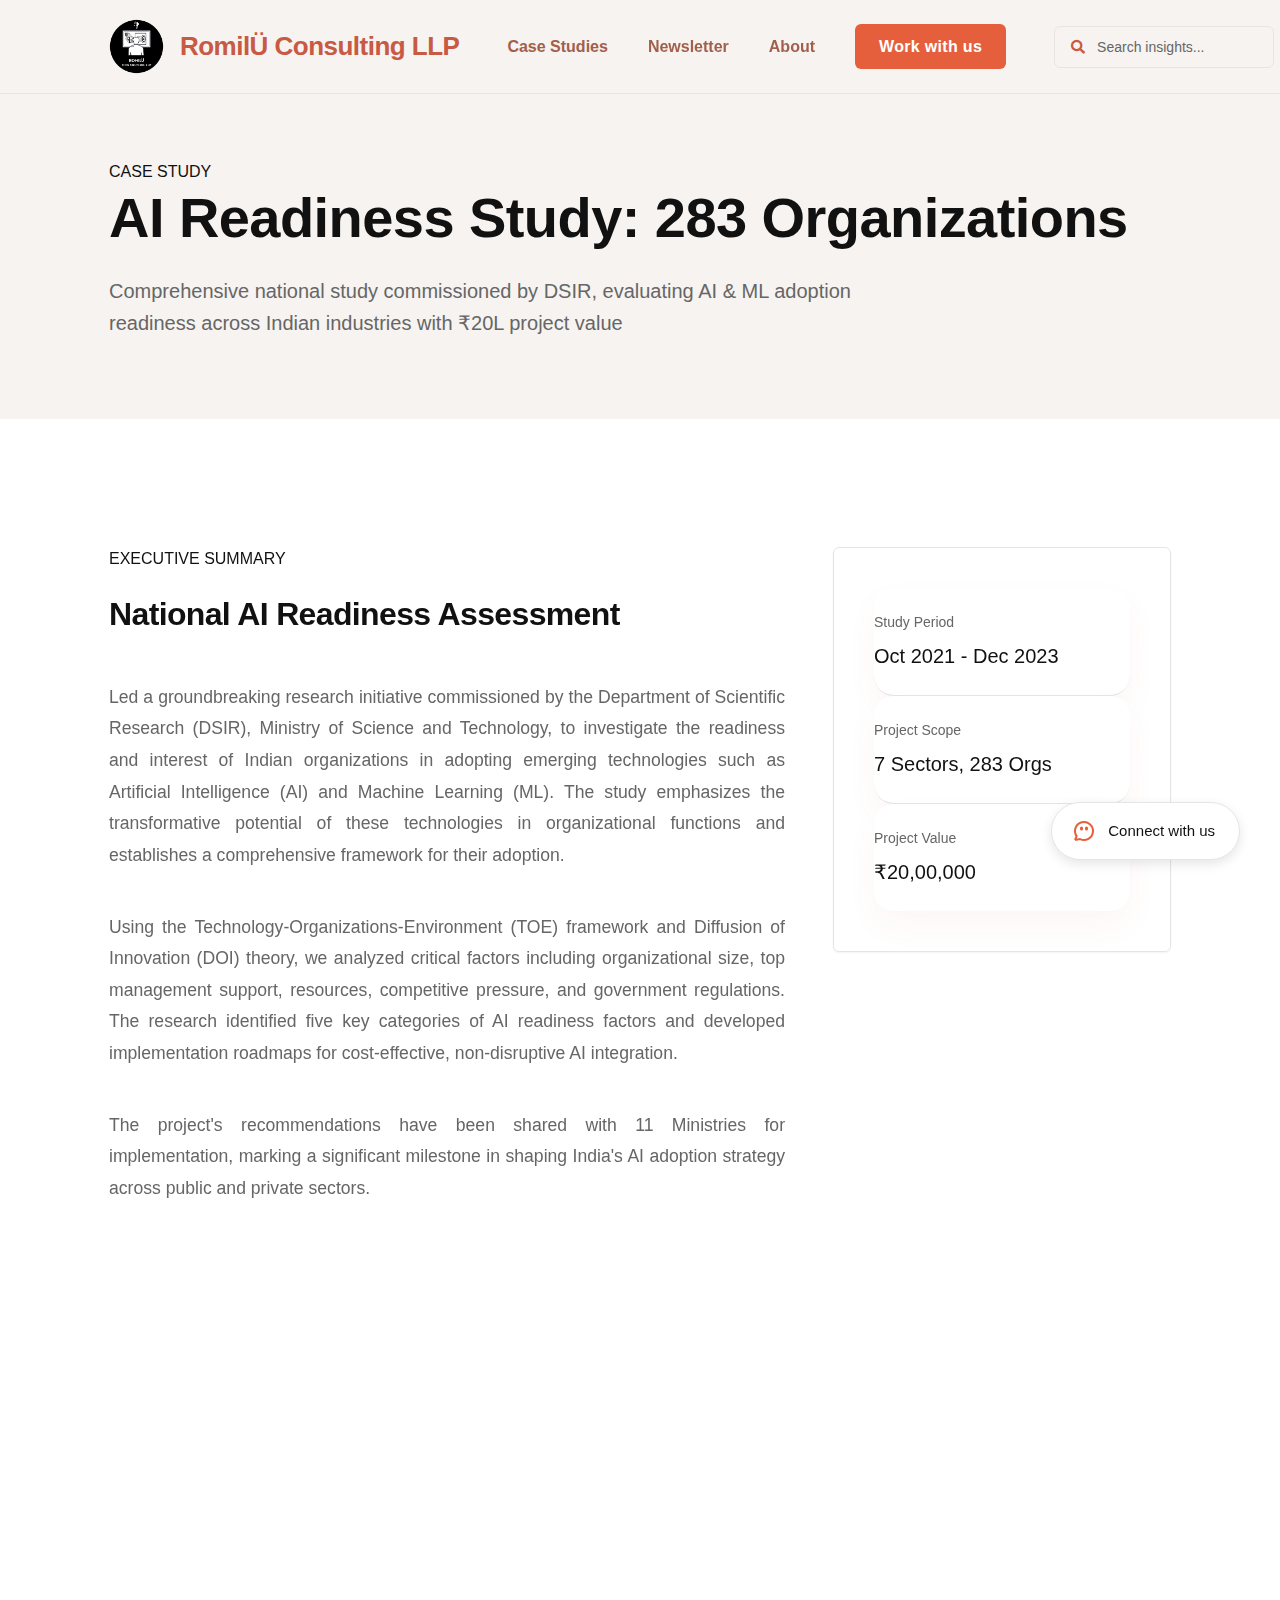
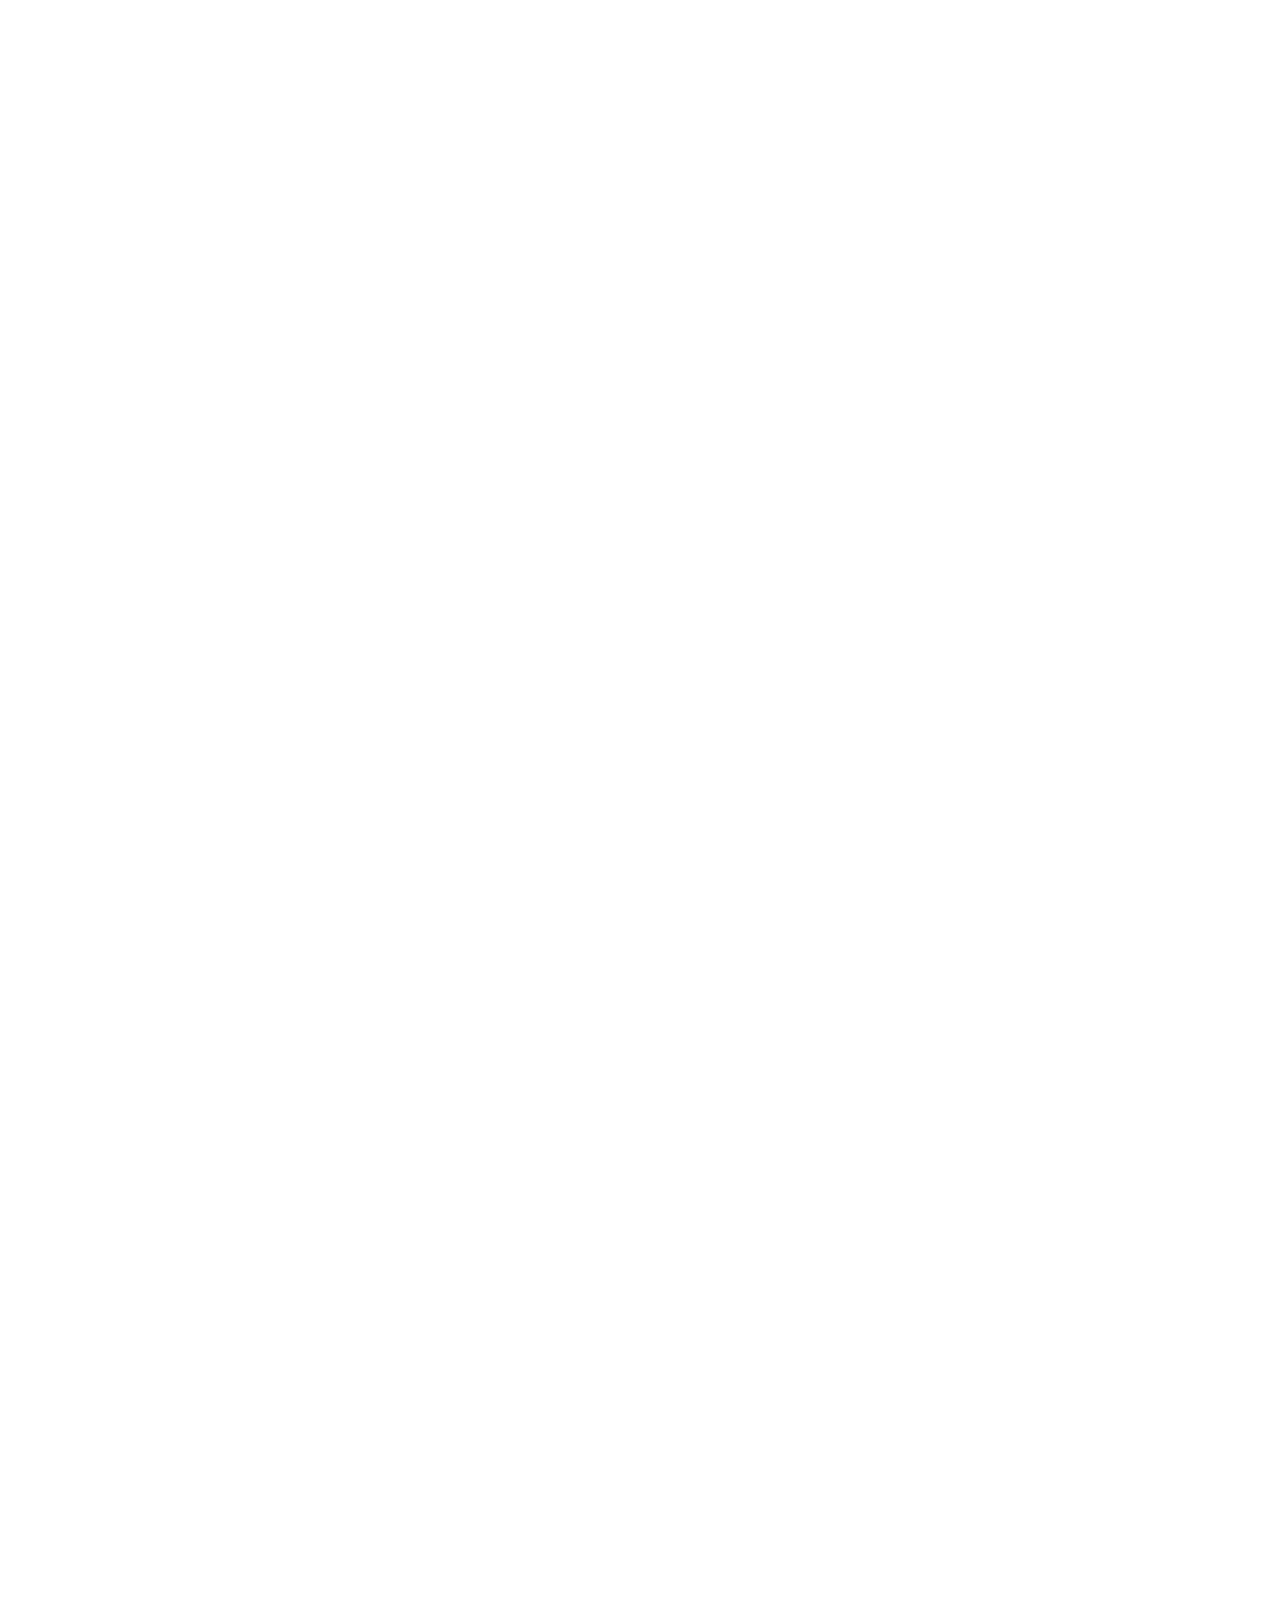
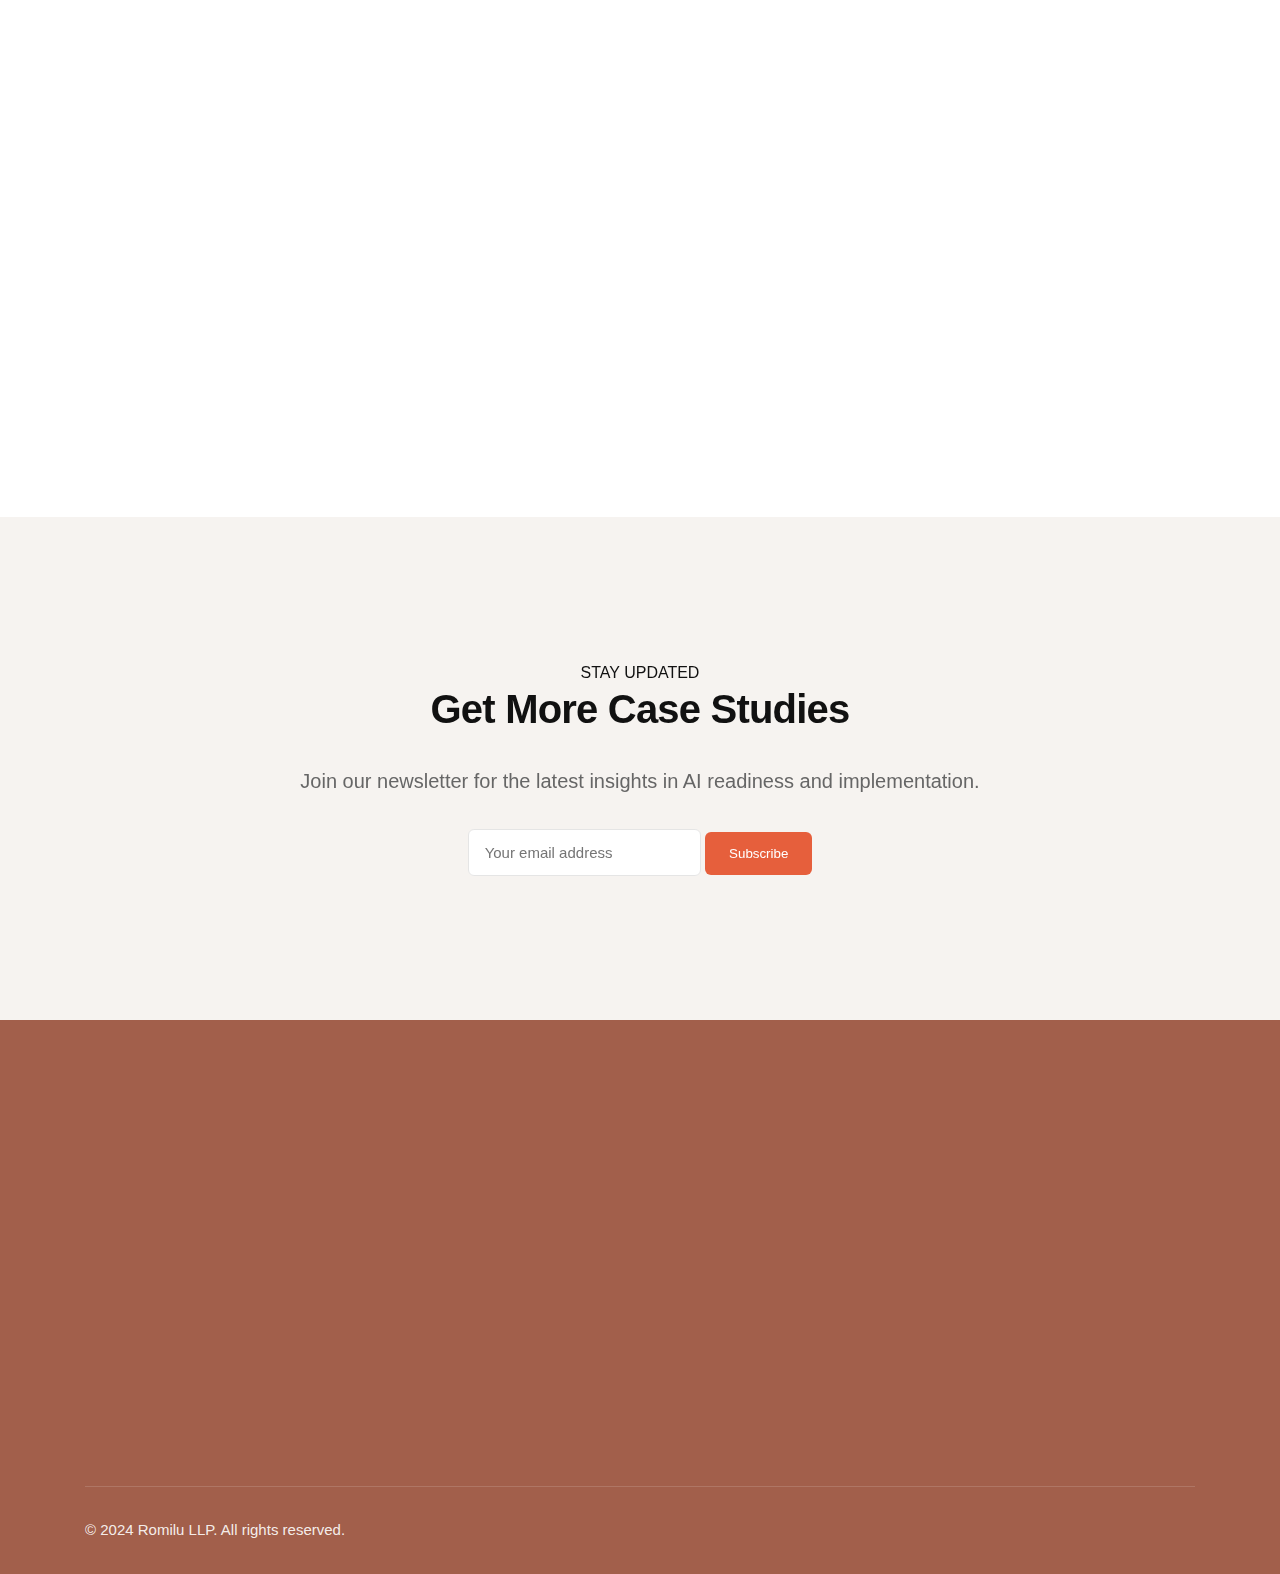
<file: ai-readiness-case-study.html>
<!DOCTYPE html>
<html lang="en">
<head>
    <meta charset="UTF-8">
    <meta name="viewport" content="width=device-width, initial-scale=1.0">
    <title>AI Readiness Study - Romilu LLP</title>
    <link rel="stylesheet" href="styles.css">
    <link rel="stylesheet" href="https://cdnjs.cloudflare.com/ajax/libs/font-awesome/5.15.4/css/all.min.css">
    <link rel="icon" type="image/x-icon" href="assets/images/logos/favicon.ico">
    <link href="https://unpkg.com/aos@2.3.1/dist/aos.css" rel="stylesheet">
</head>
<body>
    <nav>
        <div class="nav-container">
            <a href="index.html" class="logo">
                <img src="./assets/images/logos/romilu-icon.png" alt="Romilu icon">
                RomilÜ Consulting LLP
            </a>
            <div class="nav-right">
                <ul class="nav-links">
                    <li>
                        <a href="case-studies.html">Case Studies</a>
                        <div class="nav-dropdown">
                            <a href="solar-projects-case-study.html" class="dropdown-item">
                                <div class="dropdown-icon">
                                    <svg viewBox="0 0 24 24" fill="none">
                                        <path d="M12 1v2M12 21v2M4.22 4.22l1.42 1.42M18.36 18.36l1.42 1.42M1 12h2M21 12h2M4.22 19.78l1.42-1.42M18.36 5.64l1.42-1.42" stroke="currentColor" stroke-width="2" stroke-linecap="round"/>
                                    </svg>
                                </div>
                                <div class="dropdown-content">
                                    <h4>Solar Power Projects</h4>
                                    <p>1200+ MW Portfolio Implementation</p>
                                </div>
                            </a>
                            <div class="dropdown-divider"></div>
                            <a href="cdm-case-study.html" class="dropdown-item">
                                <div class="dropdown-icon">
                                    <svg viewBox="0 0 24 24" fill="none">
                                        <path d="M21 12.79A9 9 0 1111.21 3 7 7 0 0021 12.79z" stroke="currentColor" stroke-width="2" stroke-linecap="round" stroke-linejoin="round"/>
                                    </svg>
                                </div>
                                <div class="dropdown-content">
                                    <h4>CDM Project</h4>
                                    <p>45% Carbon Reduction Achievement</p>
                                </div>
                            </a>
                            
                            <!-- Show More Trigger -->
                            <div class="dropdown-show-more">
                                <span>View All Case Studies</span>
                                <svg viewBox="0 0 24 24" fill="none" stroke="currentColor">
                                    <path d="M19 9l-7 7-7-7" stroke-width="2" stroke-linecap="round" stroke-linejoin="round"/>
                                </svg>
                            </div>

                            <!-- Extended Case Studies -->
                            <div class="dropdown-extended">
                                <a href="ai-readiness-case-study.html" class="dropdown-item">
                                    <div class="dropdown-icon">
                                        <svg viewBox="0 0 24 24" fill="none">
                                            <path d="M12 2v6M12 16v6M4.93 4.93l4.24 4.24M14.83 14.83l4.24 4.24M2 12h6M16 12h6M4.93 19.07l4.24-4.24M14.83 9.17l4.24-4.24" stroke="currentColor" stroke-width="2" stroke-linecap="round"/>
                                        </svg>
                                    </div>
                                    <div class="dropdown-content">
                                        <h4>AI Readiness Study</h4>
                                        <p>Digital Transformation Strategy</p>
                                    </div>
                                </a>
                                <a href="digital-marketing-case-study.html" class="dropdown-item">
                                    <div class="dropdown-icon">
                                        <svg viewBox="0 0 24 24" fill="none">
                                            <path d="M22 12h-4l-3 9L9 3l-3 9H2" stroke="currentColor" stroke-width="2" stroke-linecap="round" stroke-linejoin="round"/>
                                        </svg>
                                    </div>
                                    <div class="dropdown-content">
                                        <h4>Digital Marketing</h4>
                                        <p>Performance Marketing Analysis</p>
                                    </div>
                                </a>
                                <a href="misleading-ads-case-study.html" class="dropdown-item">
                                    <div class="dropdown-icon">
                                        <svg viewBox="0 0 24 24" fill="none">
                                            <path d="M3 3h7v7H3zM14 3h7v7h-7zM14 14h7v7h-7zM3 14h7v7H3z" stroke="currentColor" stroke-width="2" stroke-linecap="round" stroke-linejoin="round"/>
                                        </svg>
                                    </div>
                                    <div class="dropdown-content">
                                        <h4>Misleading Ads Study</h4>
                                        <p>Consumer Protection Research</p>
                                    </div>
                                </a>
                                <a href="international-projects-case-study.html" class="dropdown-item">
                                    <div class="dropdown-icon">
                                        <svg viewBox="0 0 24 24" fill="none">
                                            <path d="M12 2C6.48 2 2 6.48 2 12s4.48 10 10 10 10-4.48 10-10S17.52 2 12 2zm-1 17.93c-3.95-.49-7-3.85-7-7.93 0-.62.08-1.21.21-1.79L9 15v1c0 1.1.9 2 2 2v1.93zm6.9-2.54c-.26-.81-1-1.39-1.9-1.39h-1v-3c0-.55-.45-1-1-1H8v-2h2c.55 0 1-.45 1-1V7h2c1.1 0 2-.9 2-2v-.41c2.93 1.19 5 4.06 5 7.41 0 2.08-.8 3.97-2.1 5.39z" stroke="currentColor" stroke-width="2"/>
                                        </svg>
                                    </div>
                                    <div class="dropdown-content">
                                        <h4>International Projects</h4>
                                        <p>Global Clean Energy Implementation</p>
                                    </div>
                                </a>
                            </div>
                        </div>
                    </li>
                    <li>
                        <a href="newsletter.html">Newsletter</a>
                        <div class="nav-dropdown">
                            <a href="newsletter.html#weekly" class="dropdown-item">
                                <div class="dropdown-icon">
                                    <svg viewBox="0 0 24 24" fill="none">
                                        <path d="M12 2L2 7l10 5 10-5-10-5zM2 17l10 5 10-5M2 12l10 5 10-5" stroke="currentColor" stroke-width="2" stroke-linecap="round" stroke-linejoin="round"/>
                                    </svg>
                                </div>
                                <div class="dropdown-content">
                                    <h4>Weekly Insights</h4>
                                    <p>Latest updates in renewable energy</p>
                                </div>
                            </a>
                            <div class="dropdown-divider"></div>
                            <a href="newsletter.html#archive" class="dropdown-item">
                                <div class="dropdown-icon">
                                    <svg viewBox="0 0 24 24" fill="none">
                                        <rect x="3" y="3" width="18" height="18" rx="2" stroke="currentColor" stroke-width="2"/>
                                        <path d="M3 9h18M9 3v18" stroke="currentColor" stroke-width="2"/>
                                    </svg>
                                </div>
                                <div class="dropdown-content">
                                    <h4>Newsletter Archive</h4>
                                    <p>Browse past issues and insights</p>
                                </div>
                            </a>
                        </div>
                    </li>
                    <li><a href="about.html">About</a></li>
                    <li><a href="work-with-us.html" class="nav-cta">Work with us</a></li>
                </ul>
                <div class="search-bar">
                    <i class="fas fa-search"></i>
                    <input type="text" placeholder="Search insights...">
                </div>
            </div>
        </div>
    </nav>

    <main>
        <!-- Case Study Header -->
        <section class="case-study-header" data-aos="fade-up">
            <div class="case-study-container">
                <span class="overline">CASE STUDY</span>
                <h1>AI Readiness Study: 283 Organizations</h1>
                <p>Comprehensive national study commissioned by DSIR, evaluating AI & ML adoption readiness across Indian industries with ₹20L project value</p>
            </div>
        </section>

        <!-- Summary Section -->
        <section class="case-study-section" data-aos="fade-up">
            <div class="case-study-container">
                <div class="summary-content">
                    <div class="summary-grid">
                        <div class="summary-main">
                            <span class="overline">EXECUTIVE SUMMARY</span>
                            <h2>National AI Readiness Assessment</h2>
                            <p>Led a groundbreaking research initiative commissioned by the Department of Scientific Research (DSIR), Ministry of Science and Technology, to investigate the readiness and interest of Indian organizations in adopting emerging technologies such as Artificial Intelligence (AI) and Machine Learning (ML). The study emphasizes the transformative potential of these technologies in organizational functions and establishes a comprehensive framework for their adoption.</p>
                            <p>Using the Technology-Organizations-Environment (TOE) framework and Diffusion of Innovation (DOI) theory, we analyzed critical factors including organizational size, top management support, resources, competitive pressure, and government regulations. The research identified five key categories of AI readiness factors and developed implementation roadmaps for cost-effective, non-disruptive AI integration.</p>
                            <p>The project's recommendations have been shared with 11 Ministries for implementation, marking a significant milestone in shaping India's AI adoption strategy across public and private sectors.</p>
                        </div>
                        <div class="summary-highlights">
                            <div class="highlight-item">
                                <span class="highlight-label">Study Period</span>
                                <p>Oct 2021 - Dec 2023</p>
                            </div>
                            <div class="highlight-item">
                                <span class="highlight-label">Project Scope</span>
                                <p>7 Sectors, 283 Orgs</p>
                            </div>
                            <div class="highlight-item">
                                <span class="highlight-label">Project Value</span>
                                <p>₹20,00,000</p>
                            </div>
                        </div>
                    </div>
                </div>
            </div>
        </section>

        <!-- Overview Section -->
        <section class="case-study-section beige" data-aos="fade-up">
            <div class="case-study-container">
                <div class="methodology-content">
                    <span class="overline">PROJECT FRAMEWORK</span>
                    <h2>Research Approach</h2>
                    <p>Utilizing the Technology-Organizations-Environment framework and Diffusion of Innovation theory to analyze AI adoption readiness.</p>
                    <div class="methodology-steps">
                        <div class="step">
                            <span class="step-number">01</span>
                            <h3>Research Design</h3>
                            <ul>
                                <li>TOE Framework implementation</li>
                                <li>DOI theory application</li>
                                <li>Multi-sector approach</li>
                                <li>Assessment parameters</li>
                            </ul>
                        </div>
                        <div class="step">
                            <span class="step-number">02</span>
                            <h3>Data Collection</h3>
                            <ul>
                                <li>283 organizational surveys</li>
                                <li>Stakeholder interviews</li>
                                <li>7 industry sectors</li>
                                <li>Technical assessments</li>
                            </ul>
                        </div>
                        <div class="step">
                            <span class="step-number">03</span>
                            <h3>Analysis Framework</h3>
                            <ul>
                                <li>Readiness evaluation</li>
                                <li>Factor correlation</li>
                                <li>Impact assessment</li>
                                <li>Implementation roadmap</li>
                            </ul>
                        </div>
                    </div>
                </div>
            </div>
        </section>

        <!-- Stats Section -->
        <section class="case-study-section" data-aos="fade-up">
            <div class="case-study-container">
                <div class="methodology-content">
                    <span class="overline">KEY ACHIEVEMENTS</span>
                    <h2>Project Milestones</h2>
                    <div class="stats-grid">
                        <div class="stat-card">
                            <h3>283</h3>
                            <p>Organizations Assessed</p>
                        </div>
                        <div class="stat-card">
                            <h3>11</h3>
                            <p>Ministries Adopting Recommendations</p>
                        </div>
                        <div class="stat-card">
                            <h3>7</h3>
                            <p>Industry Sectors Covered</p>
                        </div>
                    </div>
                </div>
            </div>
        </section>

        <!-- Implementation Section -->
        <section class="case-study-section beige" data-aos="fade-up">
            <div class="case-study-container">
                <div class="methodology-content">
                    <span class="overline">CORE ACTIVITIES</span>
                    <h2>Implementation Streams</h2>
                    <div class="methodology-steps">
                        <div class="step">
                            <h3>Research Components</h3>
                            <ul>
                                <li>Readiness mapping</li>
                                <li>Adoption factor analysis</li>
                                <li>Technology compatibility</li>
                                <li>Resource assessment</li>
                            </ul>
                        </div>
                        <div class="step">
                            <h3>Framework Development</h3>
                            <ul>
                                <li>AI readiness model</li>
                                <li>Implementation roadmap</li>
                                <li>Cost-effective processes</li>
                                <li>Risk assessment</li>
                            </ul>
                        </div>
                        <div class="step">
                            <h3>Policy Impact</h3>
                            <ul>
                                <li>Ministry recommendations</li>
                                <li>Implementation guidelines</li>
                                <li>Resource allocation</li>
                                <li>Success metrics</li>
                            </ul>
                        </div>
                    </div>
                </div>
            </div>
        </section>

        <!-- Results Section -->
        <section class="case-study-section" data-aos="fade-up">
            <div class="case-study-container">
                <div class="methodology-content">
                    <span class="overline">OUTCOMES</span>
                    <h2>Project Impact</h2>
                    <div class="results-grid">
                        <div class="result-card solution-card">
                            <h3>Research Findings</h3>
                            <ul>
                                <li>Comprehensive readiness assessment</li>
                                <li>Sector-specific insights</li>
                                <li>Implementation frameworks</li>
                                <li>Adoption strategies</li>
                            </ul>
                        </div>
                        <div class="result-card solution-card">
                            <h3>Policy Influence</h3>
                            <ul>
                                <li>11 ministry implementations</li>
                                <li>Policy framework adoption</li>
                                <li>Resource allocation models</li>
                                <li>Implementation guidelines</li>
                            </ul>
                        </div>
                        <div class="result-card solution-card">
                            <h3>Industry Impact</h3>
                            <ul>
                                <li>AI readiness benchmarks</li>
                                <li>Adoption roadmaps</li>
                                <li>Best practice guidelines</li>
                                <li>Success metrics</li>
                            </ul>
                        </div>
                    </div>
                </div>
            </div>
        </section>

        <!-- Newsletter Section -->
        <section class="newsletter">
            <div class="section-container">
                <div class="newsletter-content">
                    <span class="overline">STAY UPDATED</span>
                    <h2>Get More Case Studies</h2>
                    <p>Join our newsletter for the latest insights in AI readiness and implementation.</p>
                    <form class="newsletter-form">
                        <input type="email" placeholder="Your email address">
                        <button type="submit">Subscribe</button>
                    </form>
                </div>
            </div>
        </section>
    </main>

    <footer>
        <div class="footer-container">
            <div class="footer-main">
                <div class="footer-brand">
                    <a href="index.html">
                        <img src="assets/images/logos/romilu-logo.png" alt="Romilu Consulting LLP" class="footer-logo">
                    </a>
                    <p>Renewable energy research and strategic consulting</p>
                </div>
                <div class="footer-links">
                    <div class="footer-col">
                        <h3>Company</h3>
                        <ul>
                            <li><a href="about.html">About</a></li>
                            <li><a href="case-studies.html">Case Studies</a></li>
                            <li><a href="newsletter.html">Newsletter</a></li>
                        </ul>
                    </div>
                    <div class="footer-col">
                        <h3>Contact</h3>
                        <ul>
                            <li><a href="mailto:hello@romilu.com">hello@romilu.com</a></li>
                            <li><a href="https://twitter.com/romilu">Twitter</a></li>
                            <li><a href="https://linkedin.com/company/romilu">LinkedIn</a></li>
                        </ul>
                    </div>
                </div>
            </div>
            <div class="footer-bottom">
                <p>© 2024 Romilu LLP. All rights reserved.</p>
            </div>
        </div>
    </footer>
    <script src="js/search.js"></script>
    <script src="https://unpkg.com/aos@2.3.1/dist/aos.js"></script>
    <script>
        AOS.init();
    </script>
    <a href="https://wa.me/919810336031?text=Hello!%20I'm%20interested%20in%20learning%20more%20about%20Romilu's%20renewable%20energy%20consulting%20services%20and%20would%20love%20to%20discuss%20how%20you%20can%20help%20transform%20our%20energy%20infrastructure." class="whatsapp-float" target="_blank" rel="noopener noreferrer" aria-label="Chat with us on WhatsApp">
        <svg viewBox="0 0 24 24" fill="none" stroke="currentColor">
            <path d="M3 21l1.65-3.8a9 9 0 1 1 3.4 2.9L3 21"/>
            <path d="M9 10a.5.5 0 0 0 1 0V9a.5.5 0 0 0-1 0v1Zm5 0a.5.5 0 0 0 1 0V9a.5.5 0 0 0-1 0v1Z"/>
        </svg>
        <span>Connect with us</span>
    </a>
</body>
</html>
</file>
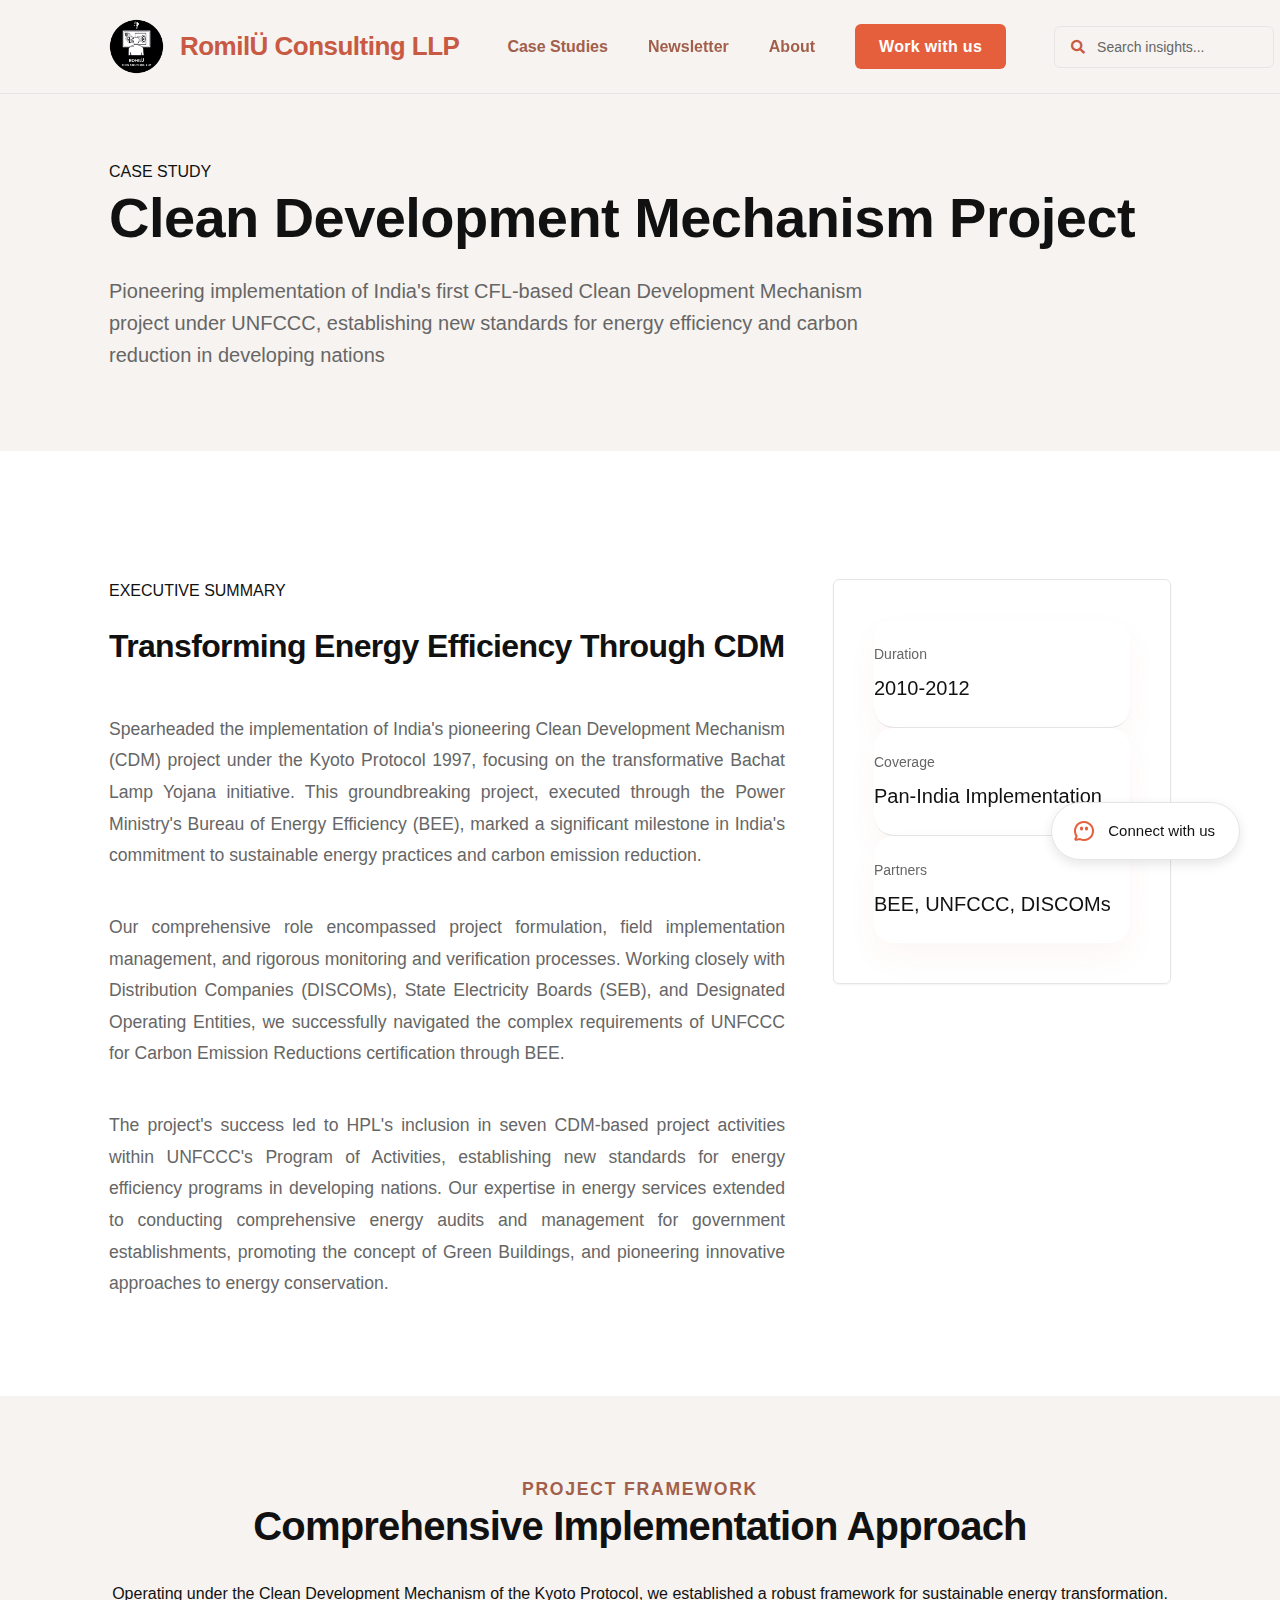
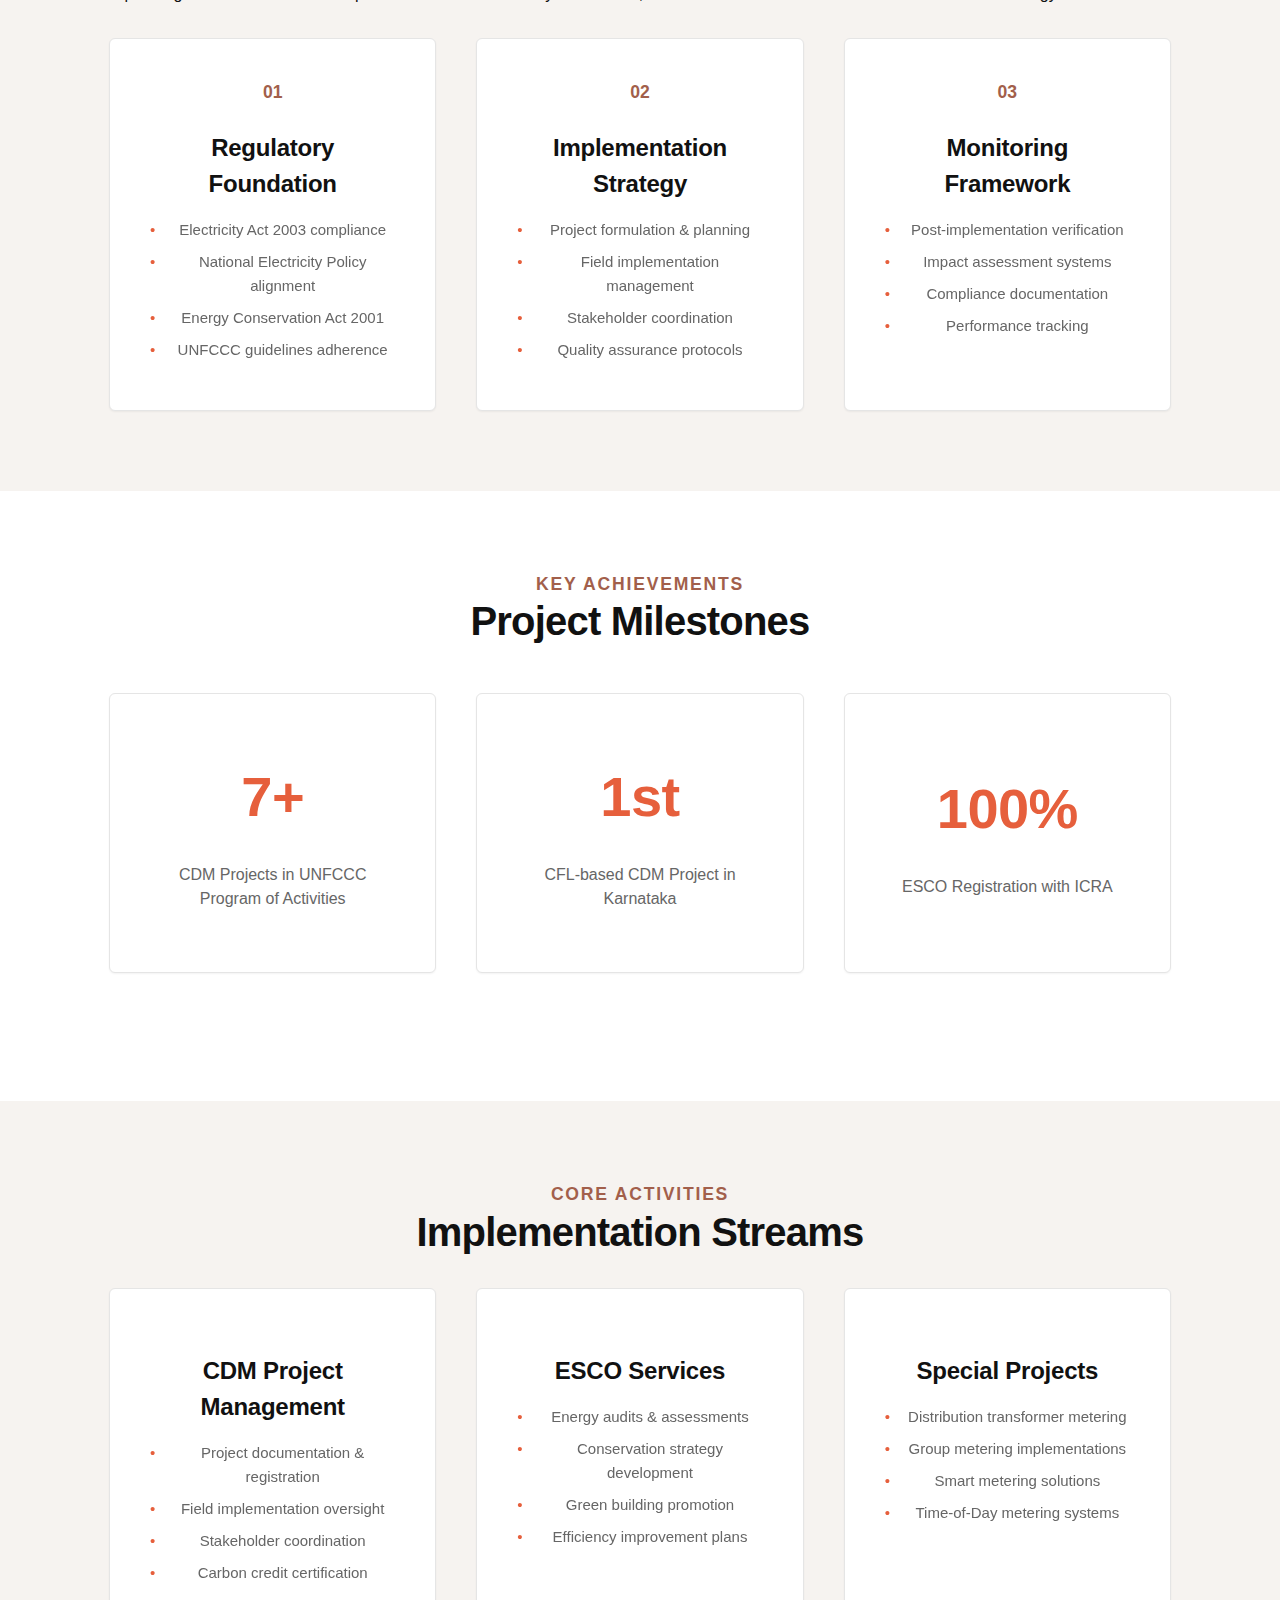
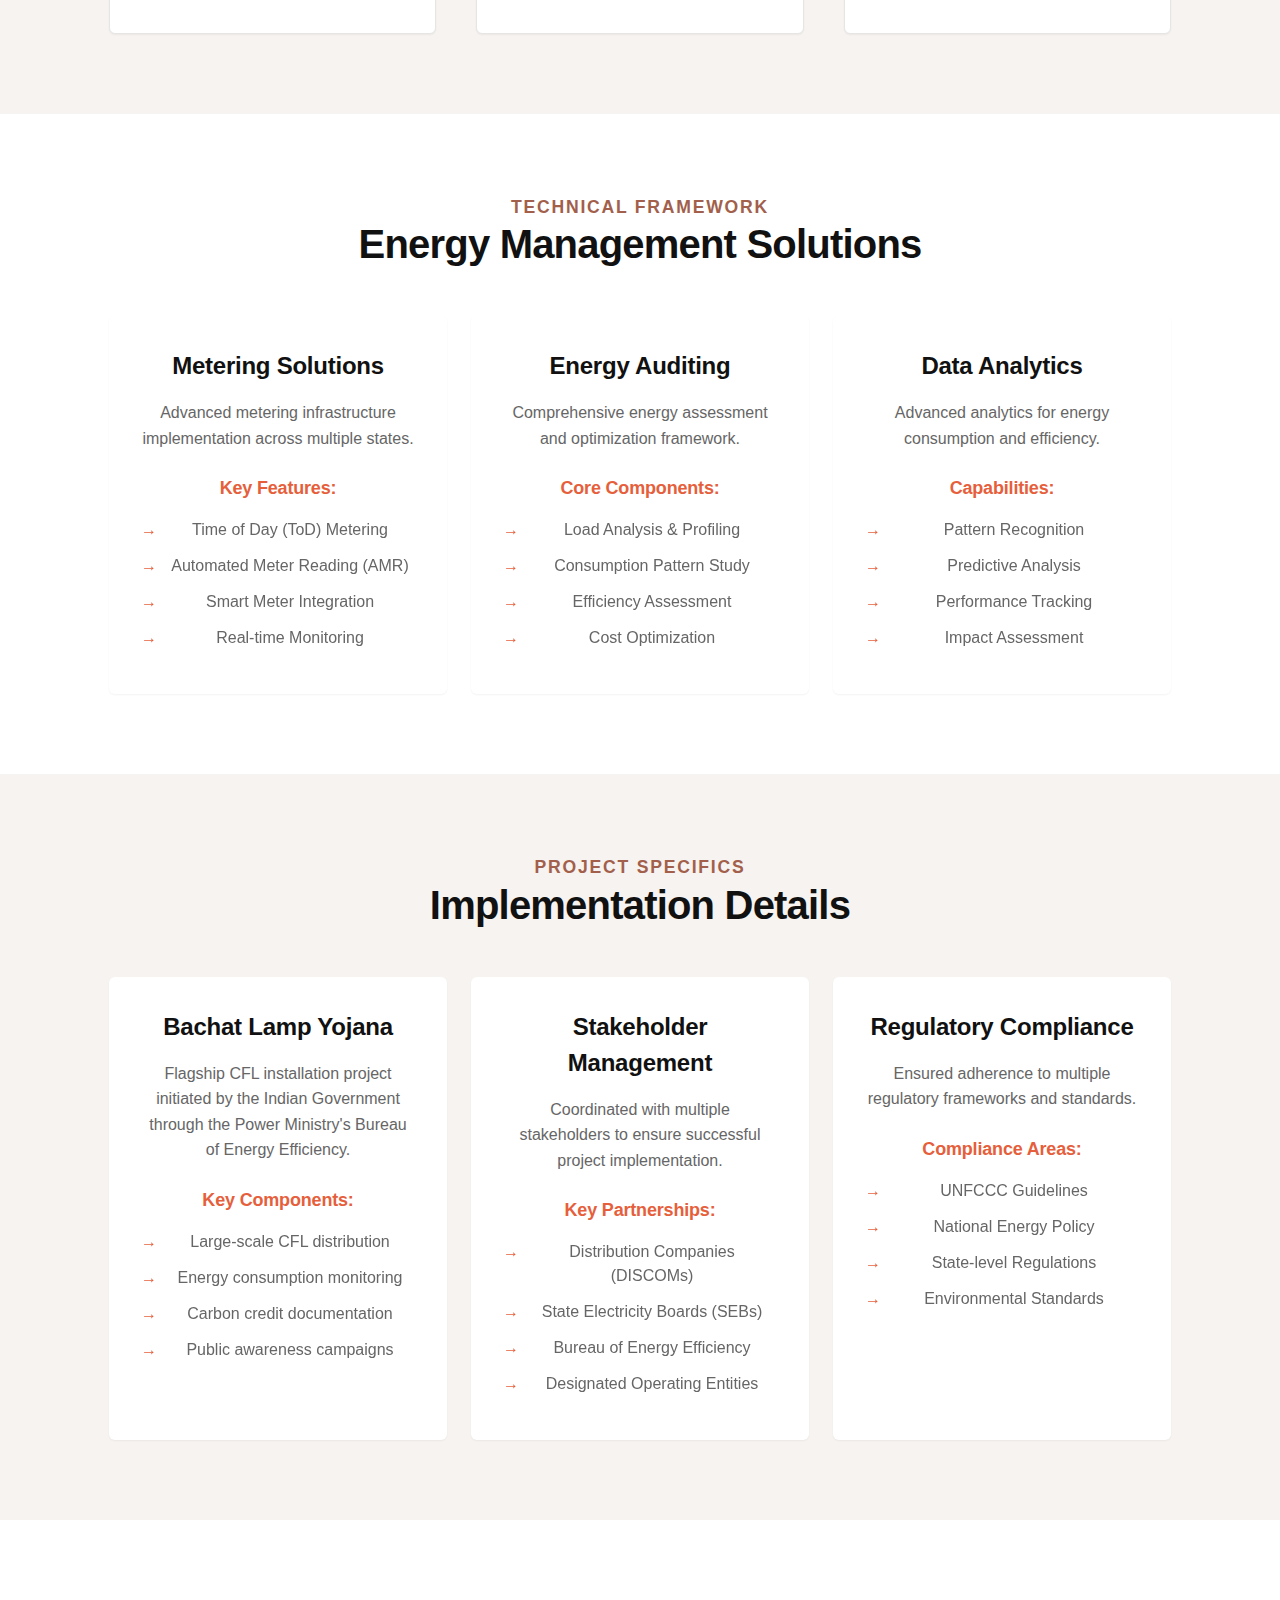
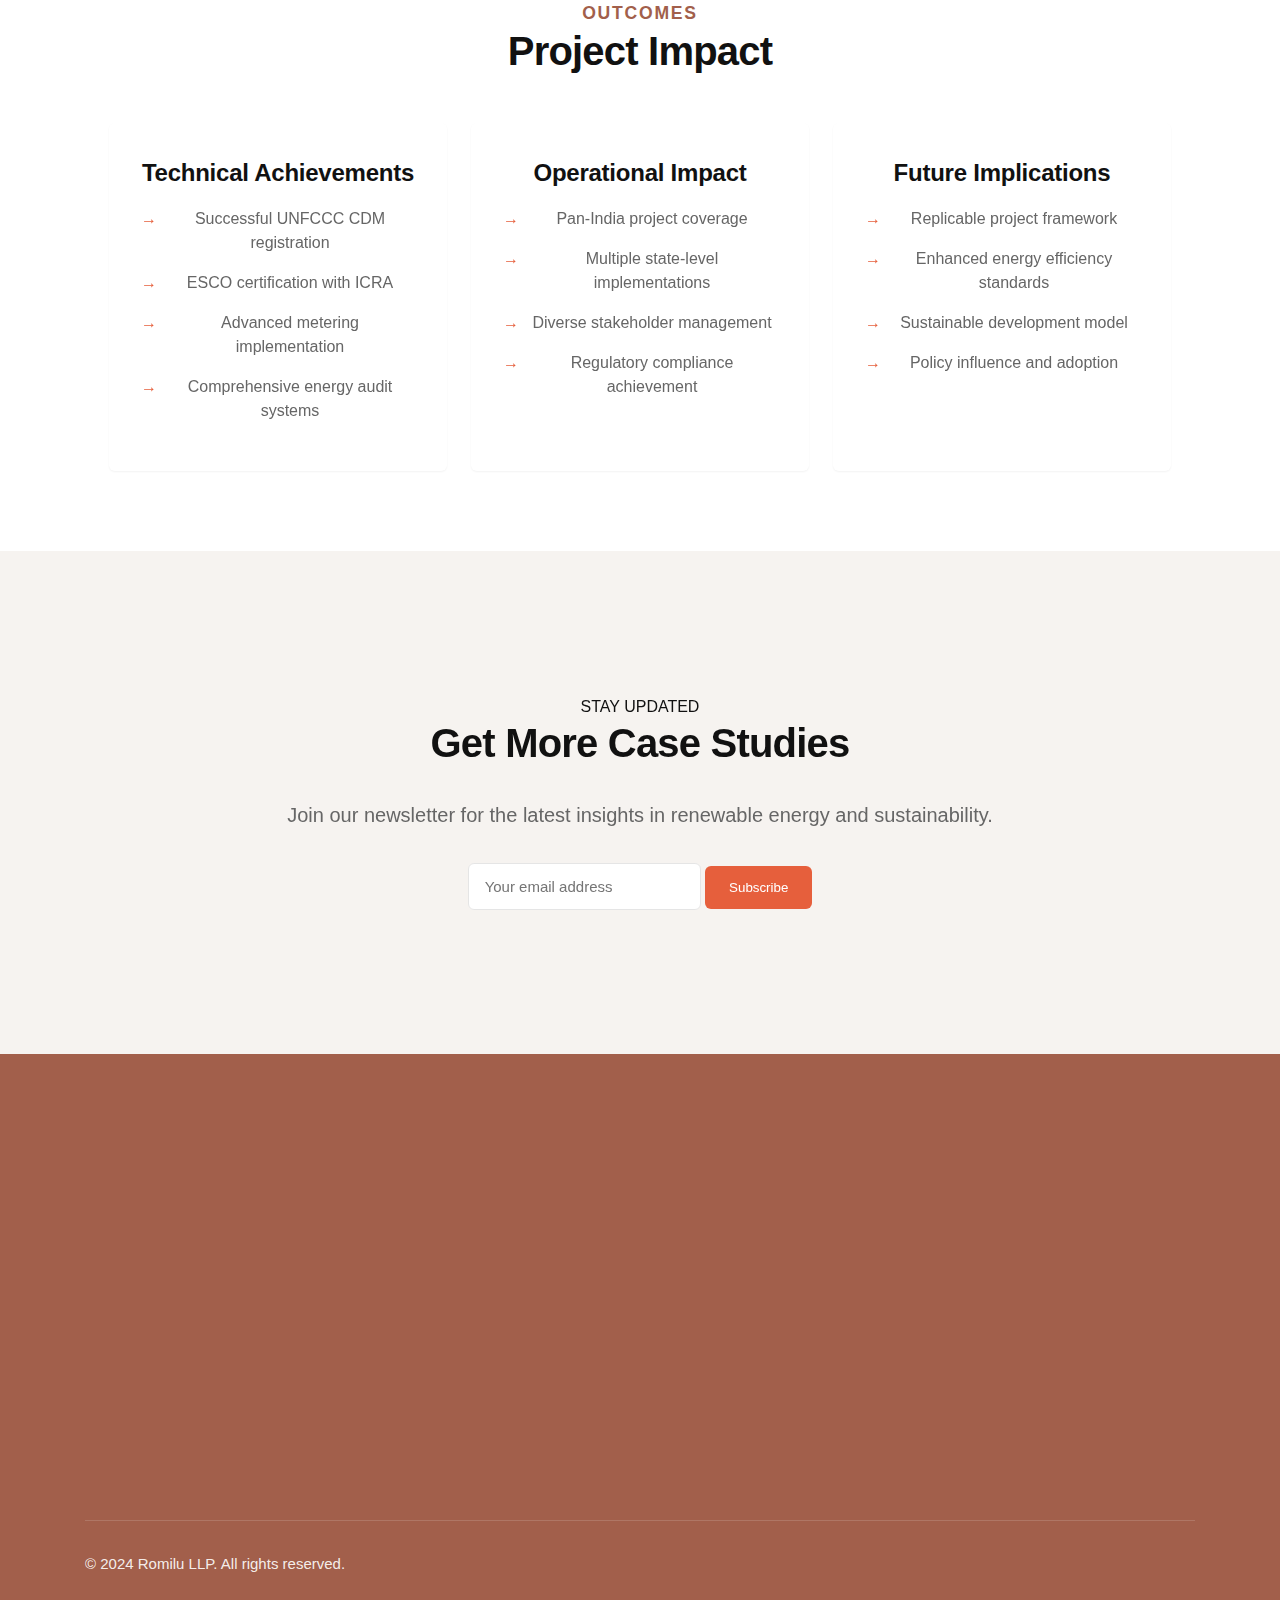
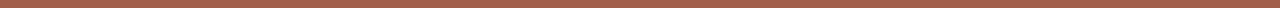
<file: cdm-case-study.html>
<!DOCTYPE html>
<html lang="en">
<head>
    <meta charset="UTF-8">
    <meta name="viewport" content="width=device-width, initial-scale=1.0">
    <title>CDM Project Case Study - Romilu LLP</title>
    <link rel="stylesheet" href="styles.css">
    <link rel="stylesheet" href="https://cdnjs.cloudflare.com/ajax/libs/font-awesome/5.15.4/css/all.min.css">
    <link rel="icon" type="image/x-icon" href="assets/images/logos/favicon.ico">
</head>
<body>
    <nav>
        <div class="nav-container">
            <a href="index.html" class="logo">
                <img src="./assets/images/logos/romilu-icon.png" alt="Romilu icon">
                RomilÜ Consulting LLP
            </a>
            <div class="nav-right">
                <ul class="nav-links">
                    <li>
                        <a href="case-studies.html">Case Studies</a>
                        <div class="nav-dropdown">
                            <a href="solar-projects-case-study.html" class="dropdown-item">
                                <div class="dropdown-icon">
                                    <svg viewBox="0 0 24 24" fill="none">
                                        <path d="M12 1v2M12 21v2M4.22 4.22l1.42 1.42M18.36 18.36l1.42 1.42M1 12h2M21 12h2M4.22 19.78l1.42-1.42M18.36 5.64l1.42-1.42" stroke="currentColor" stroke-width="2" stroke-linecap="round"/>
                                    </svg>
                                </div>
                                <div class="dropdown-content">
                                    <h4>Solar Power Projects</h4>
                                    <p>1200+ MW Portfolio Implementation</p>
                                </div>
                            </a>
                            <div class="dropdown-divider"></div>
                            <a href="cdm-case-study.html" class="dropdown-item">
                                <div class="dropdown-icon">
                                    <svg viewBox="0 0 24 24" fill="none">
                                        <path d="M21 12.79A9 9 0 1111.21 3 7 7 0 0021 12.79z" stroke="currentColor" stroke-width="2" stroke-linecap="round" stroke-linejoin="round"/>
                                    </svg>
                                </div>
                                <div class="dropdown-content">
                                    <h4>CDM Project</h4>
                                    <p>45% Carbon Reduction Achievement</p>
                                </div>
                            </a>
                            
                            <!-- Show More Trigger -->
                            <div class="dropdown-show-more">
                                <span>View All Case Studies</span>
                                <svg viewBox="0 0 24 24" fill="none" stroke="currentColor">
                                    <path d="M19 9l-7 7-7-7" stroke-width="2" stroke-linecap="round" stroke-linejoin="round"/>
                                </svg>
                            </div>

                            <!-- Extended Case Studies -->
                            <div class="dropdown-extended">
                                <a href="ai-readiness-case-study.html" class="dropdown-item">
                                    <div class="dropdown-icon">
                                        <svg viewBox="0 0 24 24" fill="none">
                                            <path d="M12 2v6M12 16v6M4.93 4.93l4.24 4.24M14.83 14.83l4.24 4.24M2 12h6M16 12h6M4.93 19.07l4.24-4.24M14.83 9.17l4.24-4.24" stroke="currentColor" stroke-width="2" stroke-linecap="round"/>
                                        </svg>
                                    </div>
                                    <div class="dropdown-content">
                                        <h4>AI Readiness Study</h4>
                                        <p>Digital Transformation Strategy</p>
                                    </div>
                                </a>
                                <a href="digital-marketing-case-study.html" class="dropdown-item">
                                    <div class="dropdown-icon">
                                        <svg viewBox="0 0 24 24" fill="none">
                                            <path d="M22 12h-4l-3 9L9 3l-3 9H2" stroke="currentColor" stroke-width="2" stroke-linecap="round" stroke-linejoin="round"/>
                                        </svg>
                                    </div>
                                    <div class="dropdown-content">
                                        <h4>Digital Marketing</h4>
                                        <p>Performance Marketing Analysis</p>
                                    </div>
                                </a>
                                <a href="misleading-ads-case-study.html" class="dropdown-item">
                                    <div class="dropdown-icon">
                                        <svg viewBox="0 0 24 24" fill="none">
                                            <path d="M3 3h7v7H3zM14 3h7v7h-7zM14 14h7v7h-7zM3 14h7v7H3z" stroke="currentColor" stroke-width="2" stroke-linecap="round" stroke-linejoin="round"/>
                                        </svg>
                                    </div>
                                    <div class="dropdown-content">
                                        <h4>Misleading Ads Study</h4>
                                        <p>Consumer Protection Research</p>
                                    </div>
                                </a>
                                <a href="international-projects-case-study.html" class="dropdown-item">
                                    <div class="dropdown-icon">
                                        <svg viewBox="0 0 24 24" fill="none">
                                            <path d="M12 2C6.48 2 2 6.48 2 12s4.48 10 10 10 10-4.48 10-10S17.52 2 12 2zm-1 17.93c-3.95-.49-7-3.85-7-7.93 0-.62.08-1.21.21-1.79L9 15v1c0 1.1.9 2 2 2v1.93zm6.9-2.54c-.26-.81-1-1.39-1.9-1.39h-1v-3c0-.55-.45-1-1-1H8v-2h2c.55 0 1-.45 1-1V7h2c1.1 0 2-.9 2-2v-.41c2.93 1.19 5 4.06 5 7.41 0 2.08-.8 3.97-2.1 5.39z" stroke="currentColor" stroke-width="2"/>
                                        </svg>
                                    </div>
                                    <div class="dropdown-content">
                                        <h4>International Projects</h4>
                                        <p>Global Clean Energy Implementation</p>
                                    </div>
                                </a>
                            </div>
                        </div>
                    </li>
                    <li>
                        <a href="newsletter.html">Newsletter</a>
                        <div class="nav-dropdown">
                            <a href="newsletter.html#weekly" class="dropdown-item">
                                <div class="dropdown-icon">
                                    <svg viewBox="0 0 24 24" fill="none">
                                        <path d="M12 2L2 7l10 5 10-5-10-5zM2 17l10 5 10-5M2 12l10 5 10-5" stroke="currentColor" stroke-width="2" stroke-linecap="round" stroke-linejoin="round"/>
                                    </svg>
                                </div>
                                <div class="dropdown-content">
                                    <h4>Weekly Insights</h4>
                                    <p>Latest updates in renewable energy</p>
                                </div>
                            </a>
                            <div class="dropdown-divider"></div>
                            <a href="newsletter.html#archive" class="dropdown-item">
                                <div class="dropdown-icon">
                                    <svg viewBox="0 0 24 24" fill="none">
                                        <rect x="3" y="3" width="18" height="18" rx="2" stroke="currentColor" stroke-width="2"/>
                                        <path d="M3 9h18M9 3v18" stroke="currentColor" stroke-width="2"/>
                                    </svg>
                                </div>
                                <div class="dropdown-content">
                                    <h4>Newsletter Archive</h4>
                                    <p>Browse past issues and insights</p>
                                </div>
                            </a>
                        </div>
                    </li>
                    <li><a href="about.html">About</a></li>
                    <li><a href="work-with-us.html" class="nav-cta">Work with us</a></li>
                </ul>
                <div class="search-bar">
                    <i class="fas fa-search"></i>
                    <input type="text" placeholder="Search insights...">
                </div>
            </div>
        </div>
    </nav>


    <main>
        <!-- Case Study Header -->
        <section class="case-study-header" data-aos="fade-up">
            <div class="case-study-container">
                <span class="overline">CASE STUDY</span>
                <h1>Clean Development Mechanism Project</h1>
                <p>Pioneering implementation of India's first CFL-based Clean Development Mechanism project under UNFCCC, establishing new standards for energy efficiency and carbon reduction in developing nations</p>
            </div>
        </section>

        <!-- Summary Section -->
        <section class="case-study-section" data-aos="fade-up">
            <div class="case-study-container">
                <div class="summary-content">
                    <div class="summary-grid">
                        <div class="summary-main">
                            <span class="overline">EXECUTIVE SUMMARY</span>
                            <h2>Transforming Energy Efficiency Through CDM</h2>
                            <p>Spearheaded the implementation of India's pioneering Clean Development Mechanism (CDM) project under the Kyoto Protocol 1997, focusing on the transformative Bachat Lamp Yojana initiative. This groundbreaking project, executed through the Power Ministry's Bureau of Energy Efficiency (BEE), marked a significant milestone in India's commitment to sustainable energy practices and carbon emission reduction.</p>
                            <p>Our comprehensive role encompassed project formulation, field implementation management, and rigorous monitoring and verification processes. Working closely with Distribution Companies (DISCOMs), State Electricity Boards (SEB), and Designated Operating Entities, we successfully navigated the complex requirements of UNFCCC for Carbon Emission Reductions certification through BEE.</p>
                            <p>The project's success led to HPL's inclusion in seven CDM-based project activities within UNFCCC's Program of Activities, establishing new standards for energy efficiency programs in developing nations. Our expertise in energy services extended to conducting comprehensive energy audits and management for government establishments, promoting the concept of Green Buildings, and pioneering innovative approaches to energy conservation.</p>
                        </div>
                        <div class="summary-highlights">
                            <div class="highlight-item">
                                <span class="highlight-label">Duration</span>
                                <p>2010-2012</p>
                            </div>
                            <div class="highlight-item">
                                <span class="highlight-label">Coverage</span>
                                <p>Pan-India Implementation</p>
                            </div>
                            <div class="highlight-item">
                                <span class="highlight-label">Partners</span>
                                <p>BEE, UNFCCC, DISCOMs</p>
                            </div>
                        </div>
                    </div>
                </div>
            </div>
        </section>

        <!-- Overview Section -->
        <section class="case-study-section beige" data-aos="fade-up">
            <div class="case-study-container">
                <div class="methodology-content">
                    <span class="overline">PROJECT FRAMEWORK</span>
                    <h2>Comprehensive Implementation Approach</h2>
                    <p>Operating under the Clean Development Mechanism of the Kyoto Protocol, we established a robust framework for sustainable energy transformation.</p>
                    <div class="methodology-steps">
                        <div class="step">
                            <span class="step-number">01</span>
                            <h3>Regulatory Foundation</h3>
                            <ul>
                                <li>Electricity Act 2003 compliance</li>
                                <li>National Electricity Policy alignment</li>
                                <li>Energy Conservation Act 2001</li>
                                <li>UNFCCC guidelines adherence</li>
                            </ul>
                        </div>
                        <div class="step">
                            <span class="step-number">02</span>
                            <h3>Implementation Strategy</h3>
                            <ul>
                                <li>Project formulation & planning</li>
                                <li>Field implementation management</li>
                                <li>Stakeholder coordination</li>
                                <li>Quality assurance protocols</li>
                            </ul>
                        </div>
                        <div class="step">
                            <span class="step-number">03</span>
                            <h3>Monitoring Framework</h3>
                            <ul>
                                <li>Post-implementation verification</li>
                                <li>Impact assessment systems</li>
                                <li>Compliance documentation</li>
                                <li>Performance tracking</li>
                            </ul>
                        </div>
                    </div>
                </div>
            </div>
        </section>

        <!-- Stats Section -->
        <section class="case-study-section" data-aos="fade-up">
            <div class="case-study-container">
                <div class="methodology-content">
                    <span class="overline">KEY ACHIEVEMENTS</span>
                    <h2>Project Milestones</h2>
                    <div class="stats-grid">
                        <div class="stat-card">
                            <h3>7+</h3>
                            <p>CDM Projects in UNFCCC Program of Activities</p>
                        </div>
                        <div class="stat-card">
                            <h3>1st</h3>
                            <p>CFL-based CDM Project in Karnataka</p>
                        </div>
                        <div class="stat-card">
                            <h3>100%</h3>
                            <p>ESCO Registration with ICRA</p>
                        </div>
                    </div>
                </div>
            </div>
        </section>

        <!-- Implementation Section -->
        <section class="case-study-section beige" data-aos="fade-up">
            <div class="case-study-container">
                <div class="methodology-content">
                    <span class="overline">CORE ACTIVITIES</span>
                    <h2>Implementation Streams</h2>
                    <div class="methodology-steps">
                        <div class="step">
                            <h3>CDM Project Management</h3>
                            <ul>
                                <li>Project documentation & registration</li>
                                <li>Field implementation oversight</li>
                                <li>Stakeholder coordination</li>
                                <li>Carbon credit certification</li>
                            </ul>
                        </div>
                        <div class="step">
                            <h3>ESCO Services</h3>
                            <ul>
                                <li>Energy audits & assessments</li>
                                <li>Conservation strategy development</li>
                                <li>Green building promotion</li>
                                <li>Efficiency improvement plans</li>
                            </ul>
                        </div>
                        <div class="step">
                            <h3>Special Projects</h3>
                            <ul>
                                <li>Distribution transformer metering</li>
                                <li>Group metering implementations</li>
                                <li>Smart metering solutions</li>
                                <li>Time-of-Day metering systems</li>
                            </ul>
                        </div>
                    </div>
                </div>
            </div>
        </section>

        <!-- After Implementation Section -->
        <!-- Technical Details Section -->
        <section class="case-study-section" data-aos="fade-up">
            <div class="case-study-container">
                <div class="methodology-content">
                    <span class="overline">TECHNICAL FRAMEWORK</span>
                    <h2>Energy Management Solutions</h2>
                    <div class="solutions-grid">
                        <div class="solution-card">
                            <h3>Metering Solutions</h3>
                            <div class="solution-content">
                                <p>Advanced metering infrastructure implementation across multiple states.</p>
                                <div class="solution-list">
                                    <h4>Key Features:</h4>
                                    <ul>
                                        <li>Time of Day (ToD) Metering</li>
                                        <li>Automated Meter Reading (AMR)</li>
                                        <li>Smart Meter Integration</li>
                                        <li>Real-time Monitoring</li>
                                    </ul>
                                </div>
                            </div>
                        </div>
                        <div class="solution-card">
                            <h3>Energy Auditing</h3>
                            <div class="solution-content">
                                <p>Comprehensive energy assessment and optimization framework.</p>
                                <div class="solution-list">
                                    <h4>Core Components:</h4>
                                    <ul>
                                        <li>Load Analysis & Profiling</li>
                                        <li>Consumption Pattern Study</li>
                                        <li>Efficiency Assessment</li>
                                        <li>Cost Optimization</li>
                                    </ul>
                                </div>
                            </div>
                        </div>
                        <div class="solution-card">
                            <h3>Data Analytics</h3>
                            <div class="solution-content">
                                <p>Advanced analytics for energy consumption and efficiency.</p>
                                <div class="solution-list">
                                    <h4>Capabilities:</h4>
                                    <ul>
                                        <li>Pattern Recognition</li>
                                        <li>Predictive Analysis</li>
                                        <li>Performance Tracking</li>
                                        <li>Impact Assessment</li>
                                    </ul>
                                </div>
                            </div>
                        </div>
                    </div>
                </div>
            </div>
        </section>

        <!-- Project Details Section -->
        <section class="case-study-section beige" data-aos="fade-up">
            <div class="case-study-container">
                <div class="methodology-content">
                    <span class="overline">PROJECT SPECIFICS</span>
                    <h2>Implementation Details</h2>
                    <div class="details-grid">
                        <div class="details-card solution-card">
                            <h3>Bachat Lamp Yojana</h3>
                            <p>Flagship CFL installation project initiated by the Indian Government through the Power Ministry's Bureau of Energy Efficiency.</p>
                            <div class="details-list">
                                <h4>Key Components:</h4>
                                <ul>
                                    <li>Large-scale CFL distribution</li>
                                    <li>Energy consumption monitoring</li>
                                    <li>Carbon credit documentation</li>
                                    <li>Public awareness campaigns</li>
                                </ul>
                            </div>
                        </div>
                        <div class="details-card solution-card">
                            <h3>Stakeholder Management</h3>
                            <p>Coordinated with multiple stakeholders to ensure successful project implementation.</p>
                            <div class="details-list">
                                <h4>Key Partnerships:</h4>
                                <ul>
                                    <li>Distribution Companies (DISCOMs)</li>
                                    <li>State Electricity Boards (SEBs)</li>
                                    <li>Bureau of Energy Efficiency</li>
                                    <li>Designated Operating Entities</li>
                                </ul>
                            </div>
                        </div>
                        <div class="details-card solution-card">
                            <h3>Regulatory Compliance</h3>
                            <p>Ensured adherence to multiple regulatory frameworks and standards.</p>
                            <div class="details-list">
                                <h4>Compliance Areas:</h4>
                                <ul>
                                    <li>UNFCCC Guidelines</li>
                                    <li>National Energy Policy</li>
                                    <li>State-level Regulations</li>
                                    <li>Environmental Standards</li>
                                </ul>
                            </div>
                        </div>
                    </div>
                </div>
            </div>
        </section>

        <!-- Results Section -->
        <section class="case-study-section" data-aos="fade-up">
            <div class="case-study-container">
                <div class="methodology-content">
                    <span class="overline">OUTCOMES</span>
                    <h2>Project Impact</h2>
                    <div class="results-grid">
                        <div class="result-card solution-card">
                            <h3>Technical Achievements</h3>
                            <ul>
                                <li>Successful UNFCCC CDM registration</li>
                                <li>ESCO certification with ICRA</li>
                                <li>Advanced metering implementation</li>
                                <li>Comprehensive energy audit systems</li>
                            </ul>
                        </div>
                        <div class="result-card solution-card">
                            <h3>Operational Impact</h3>
                            <ul>
                                <li>Pan-India project coverage</li>
                                <li>Multiple state-level implementations</li>
                                <li>Diverse stakeholder management</li>
                                <li>Regulatory compliance achievement</li>
                            </ul>
                        </div>
                        <div class="result-card solution-card">
                            <h3>Future Implications</h3>
                            <ul>
                                <li>Replicable project framework</li>
                                <li>Enhanced energy efficiency standards</li>
                                <li>Sustainable development model</li>
                                <li>Policy influence and adoption</li>
                            </ul>
                        </div>
                    </div>
                </div>
            </div>
        </section>

        <!-- Newsletter Section -->
        <section class="newsletter">
            <div class="section-container">
                <div class="newsletter-content">
                    <span class="overline">STAY UPDATED</span>
                    <h2>Get More Case Studies</h2>
                    <p>Join our newsletter for the latest insights in renewable energy and sustainability.</p>
                    <form class="newsletter-form">
                        <input type="email" placeholder="Your email address">
                        <button type="submit">Subscribe</button>
                    </form>
                </div>
            </div>
        </section>
    </main>

    <!-- Footer -->
    <footer>
        <div class="footer-container">
            <div class="footer-main">
                <div class="footer-brand">
                    <a href="index.html">
                        <img src="assets/images/logos/romilu-logo.png" alt="Romilu Consulting LLP" class="footer-logo">
                    </a>
                    <p>Renewable energy research and strategic consulting</p>
                </div>
                <div class="footer-links">
                    <div class="footer-col">
                        <h3>Company</h3>
                        <ul>
                            <li><a href="about.html">About</a></li>
                            <li><a href="case-studies.html">Case Studies</a></li>
                            <li><a href="newsletter.html">Newsletter</a></li>
                        </ul>
                    </div>
                    <div class="footer-col">
                        <h3>Contact</h3>
                        <ul>
                            <li><a href="mailto:hello@romilu.com">hello@romilu.com</a></li>
                            <li><a href="https://twitter.com/romilu">Twitter</a></li>
                            <li><a href="https://linkedin.com/company/romilu">LinkedIn</a></li>
                        </ul>
                    </div>
                </div>
            </div>
            <div class="footer-bottom">
                <p>© 2024 Romilu LLP. All rights reserved.</p>
            </div>
        </div>
    </footer>
    <script src="js/search.js"></script>
    <a href="https://wa.me/1234567890" class="whatsapp-float" target="_blank" rel="noopener noreferrer" aria-label="Chat with us on WhatsApp">
        <svg viewBox="0 0 24 24" fill="none" stroke="currentColor">
            <path d="M3 21l1.65-3.8a9 9 0 1 1 3.4 2.9L3 21"/>
            <path d="M9 10a.5.5 0 0 0 1 0V9a.5.5 0 0 0-1 0v1Zm5 0a.5.5 0 0 0 1 0V9a.5.5 0 0 0-1 0v1Z"/>
        </svg>
        <span>Connect with us</span>
    </a>
</body>
</html>
</file>
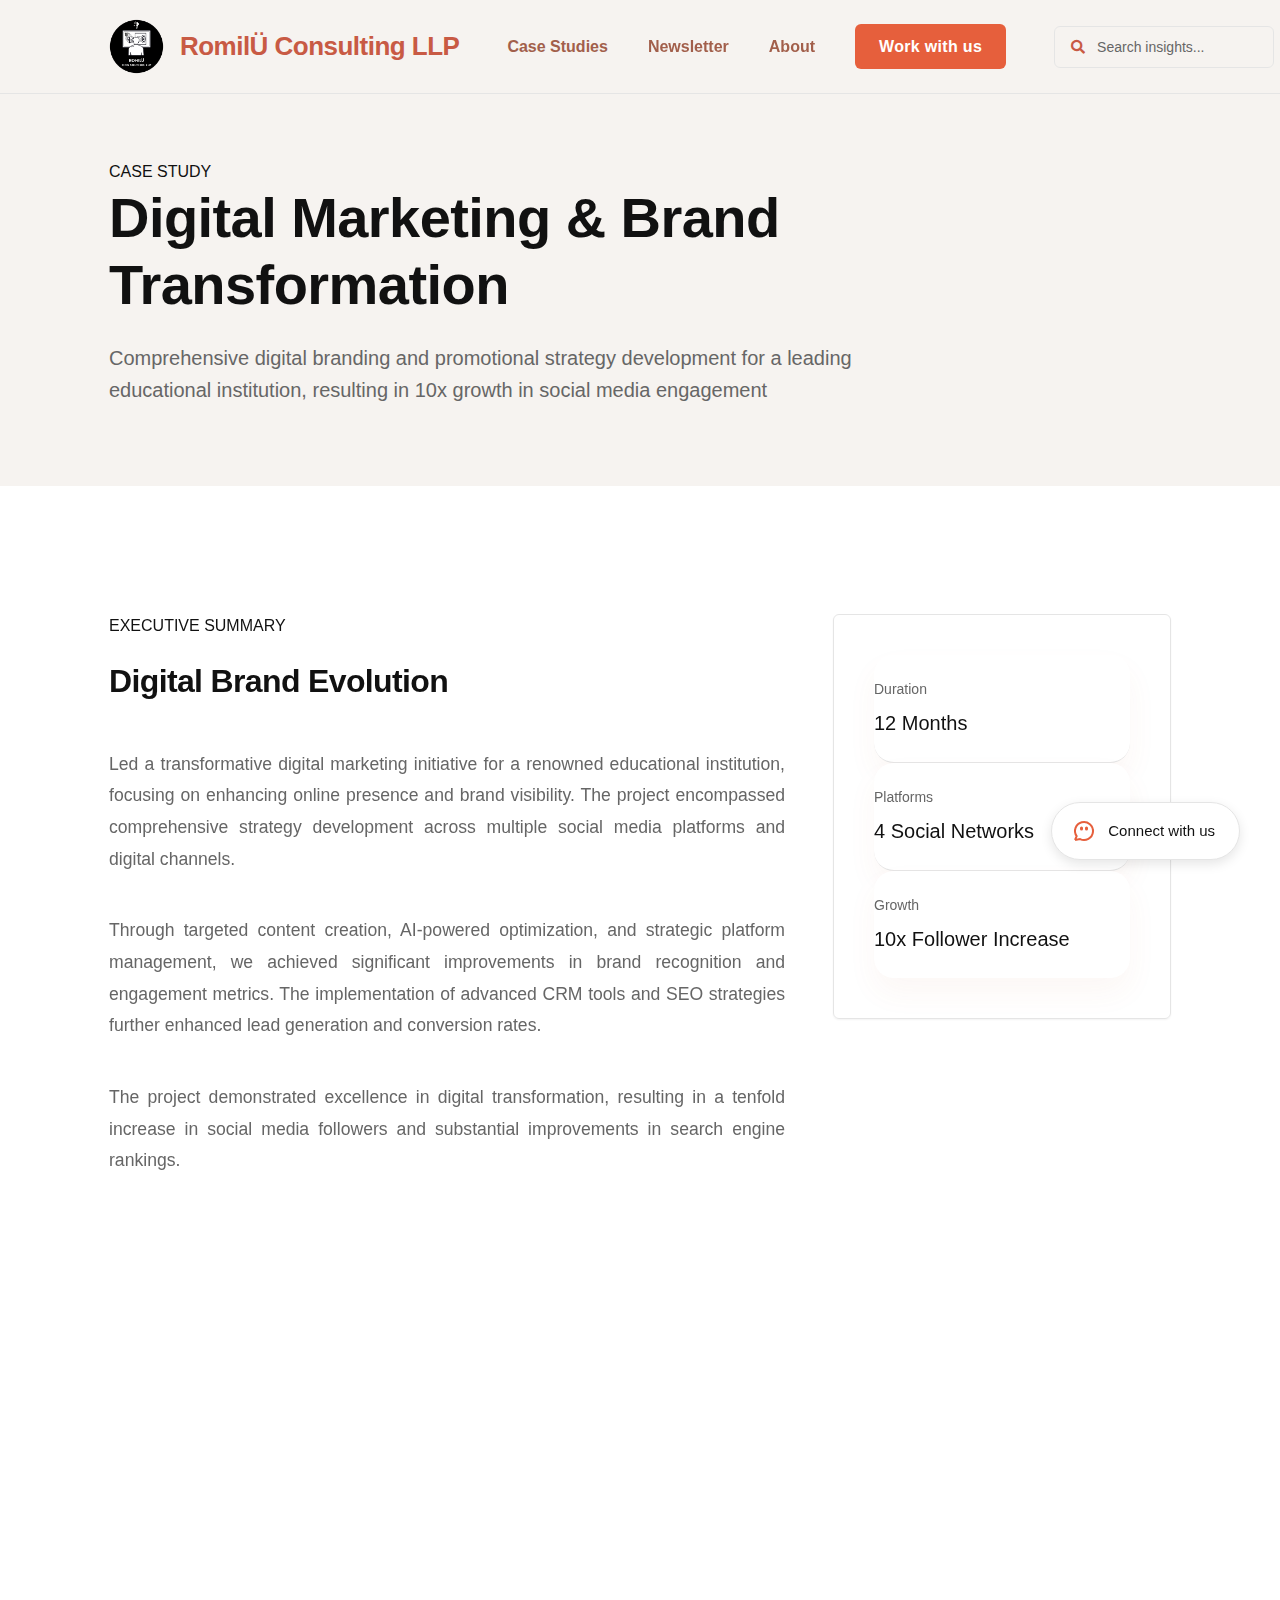
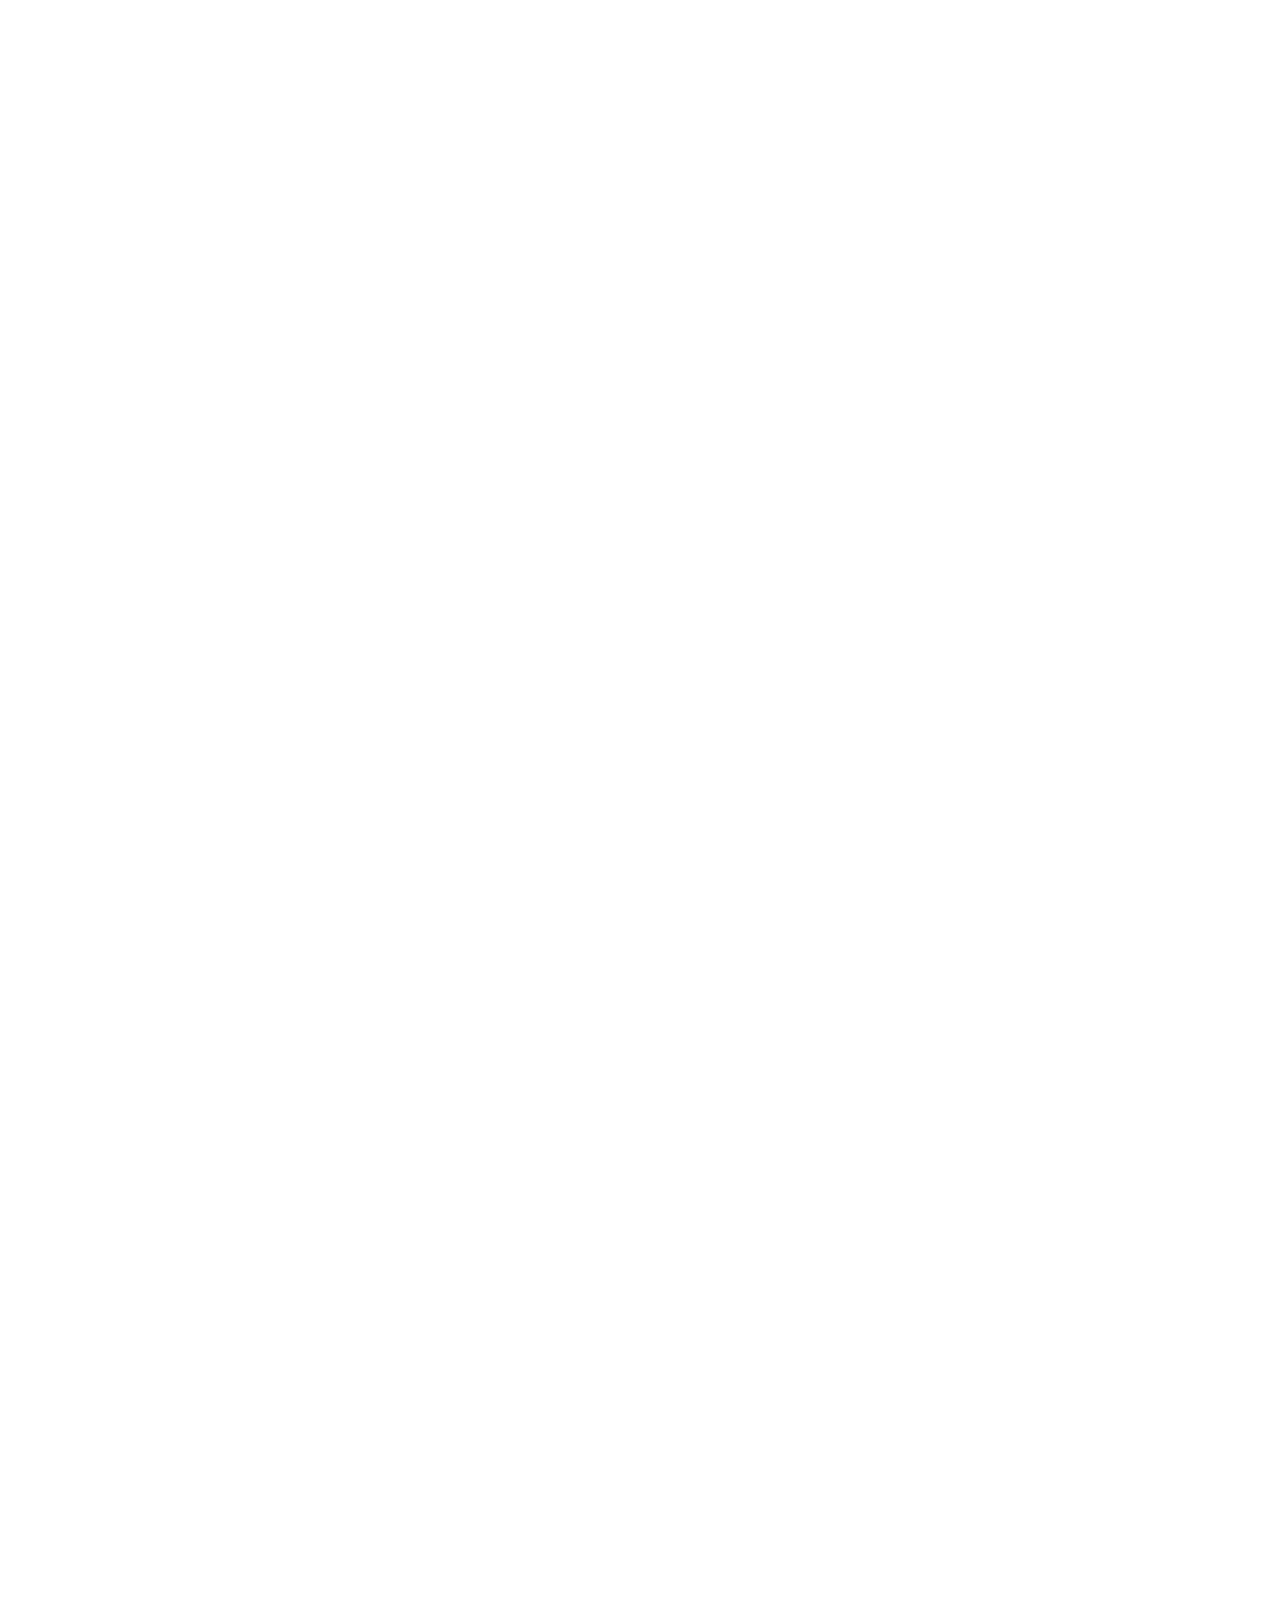
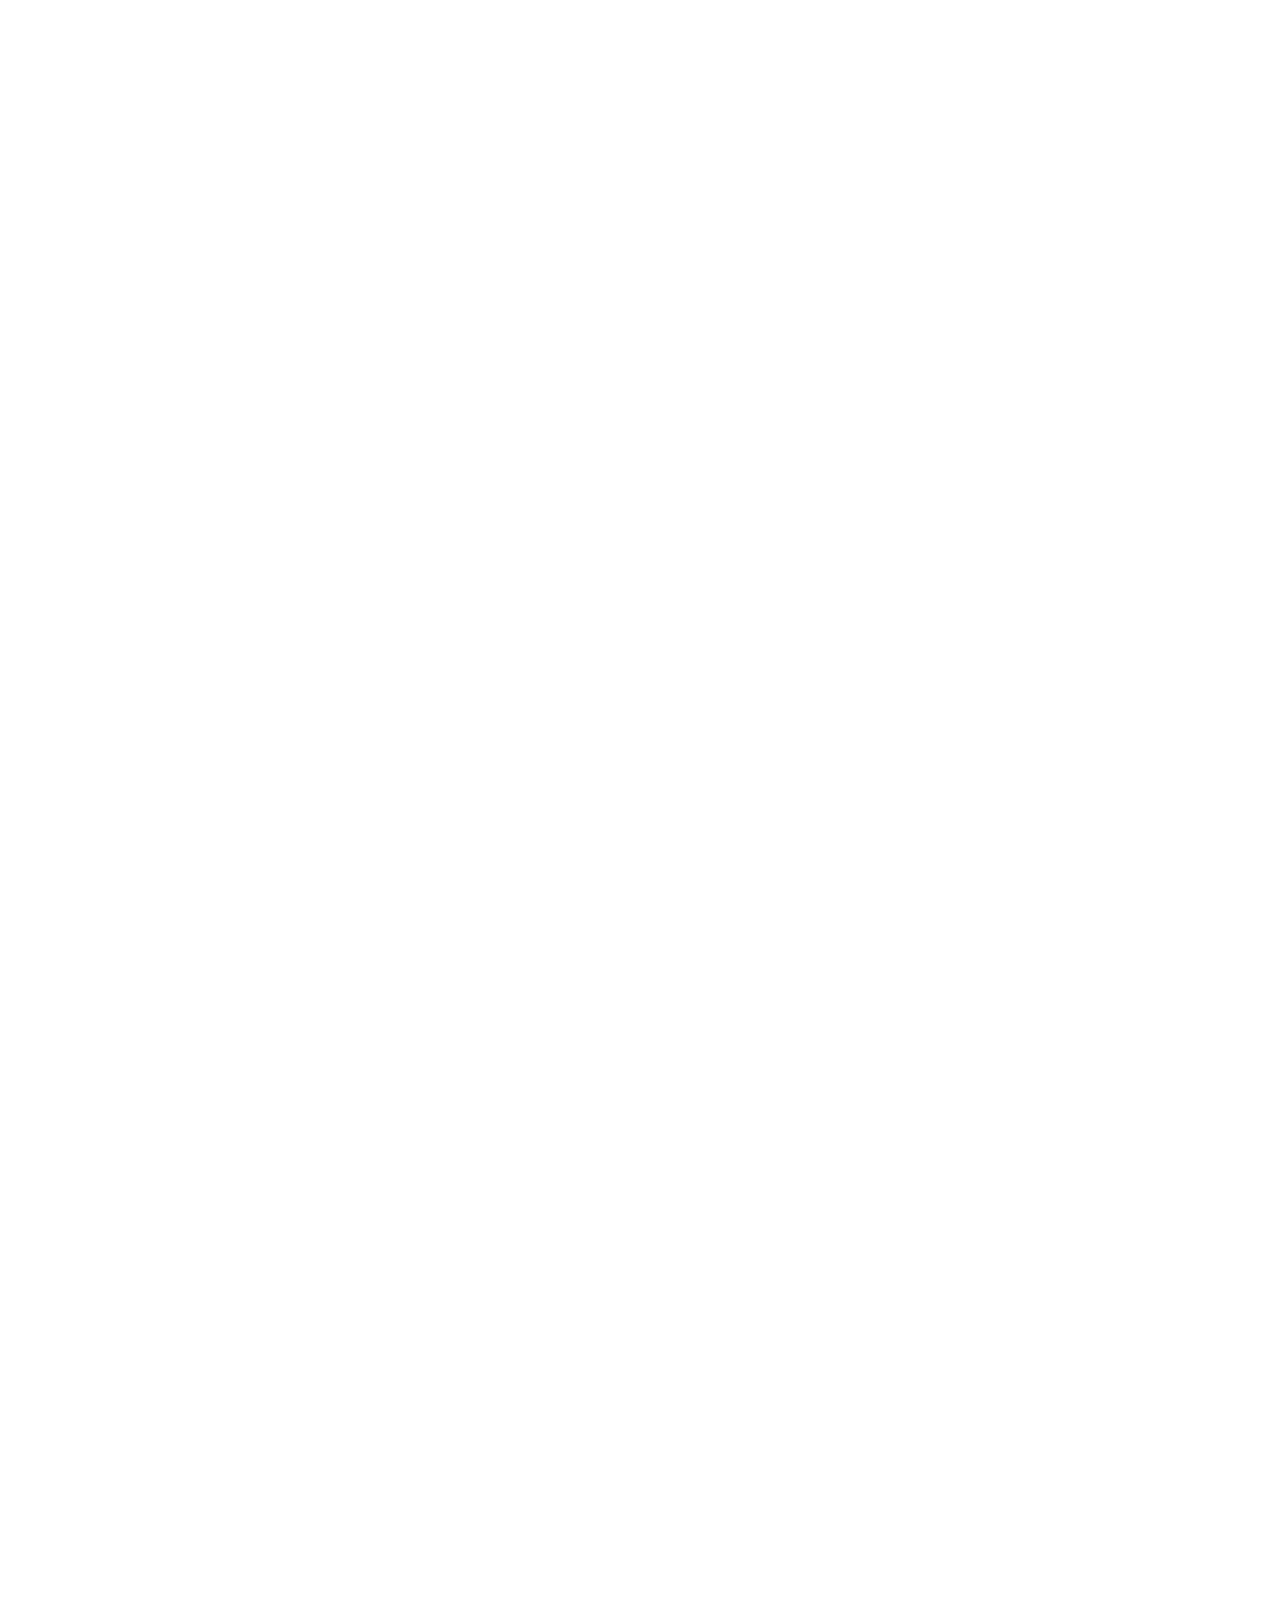
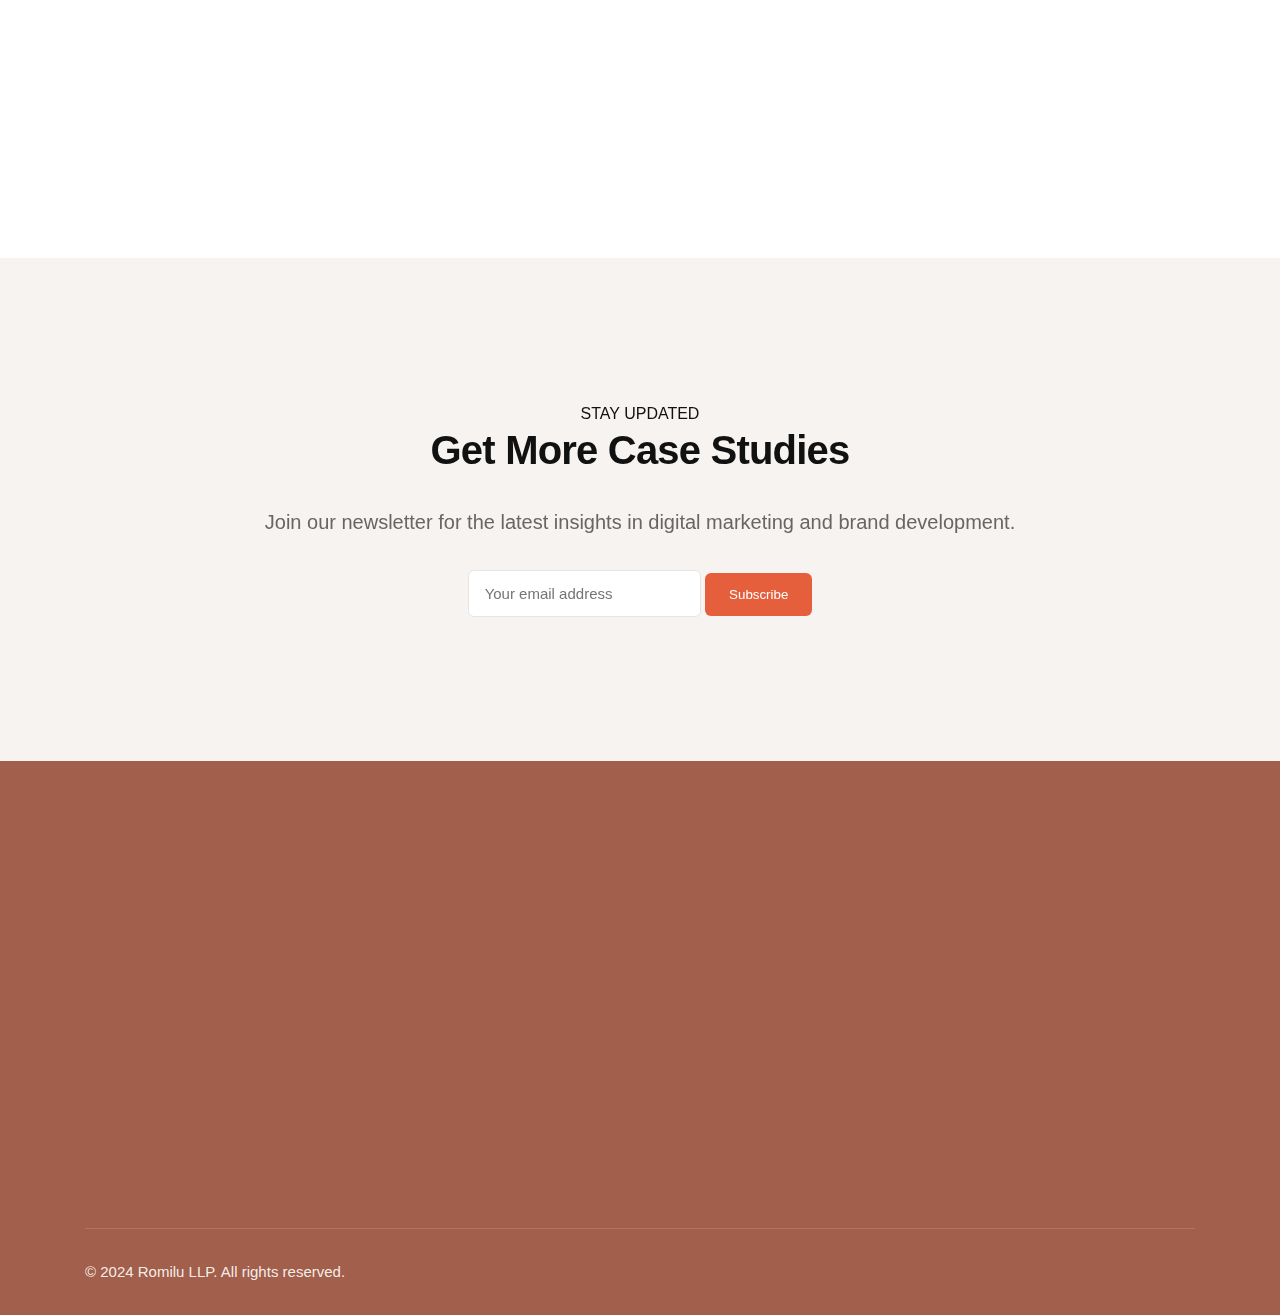
<file: digital-marketing-case-study.html>
<!DOCTYPE html>
<html lang="en">
<head>
    <meta charset="UTF-8">
    <meta name="viewport" content="width=device-width, initial-scale=1.0">
    <title>Digital Marketing & Branding - Romilu LLP</title>
    <link rel="stylesheet" href="styles.css">
    <link rel="stylesheet" href="https://cdnjs.cloudflare.com/ajax/libs/font-awesome/5.15.4/css/all.min.css">
    <link rel="icon" type="image/x-icon" href="assets/images/logos/favicon.ico">
    <link href="https://unpkg.com/aos@2.3.1/dist/aos.css" rel="stylesheet">
</head>
<body>
    <nav>
        <div class="nav-container">
            <a href="index.html" class="logo">
                <img src="./assets/images/logos/romilu-icon.png" alt="Romilu icon">
                RomilÜ Consulting LLP
            </a>
            <div class="nav-right">
                <ul class="nav-links">
                    <li>
                        <a href="case-studies.html">Case Studies</a>
                        <div class="nav-dropdown">
                            <a href="solar-projects-case-study.html" class="dropdown-item">
                                <div class="dropdown-icon">
                                    <svg viewBox="0 0 24 24" fill="none">
                                        <path d="M12 1v2M12 21v2M4.22 4.22l1.42 1.42M18.36 18.36l1.42 1.42M1 12h2M21 12h2M4.22 19.78l1.42-1.42M18.36 5.64l1.42-1.42" stroke="currentColor" stroke-width="2" stroke-linecap="round"/>
                                    </svg>
                                </div>
                                <div class="dropdown-content">
                                    <h4>Solar Power Projects</h4>
                                    <p>1200+ MW Portfolio Implementation</p>
                                </div>
                            </a>
                            <div class="dropdown-divider"></div>
                            <a href="cdm-case-study.html" class="dropdown-item">
                                <div class="dropdown-icon">
                                    <svg viewBox="0 0 24 24" fill="none">
                                        <path d="M21 12.79A9 9 0 1111.21 3 7 7 0 0021 12.79z" stroke="currentColor" stroke-width="2" stroke-linecap="round" stroke-linejoin="round"/>
                                    </svg>
                                </div>
                                <div class="dropdown-content">
                                    <h4>CDM Project</h4>
                                    <p>45% Carbon Reduction Achievement</p>
                                </div>
                            </a>
                            
                            <!-- Show More Trigger -->
                            <div class="dropdown-show-more">
                                <span>View All Case Studies</span>
                                <svg viewBox="0 0 24 24" fill="none" stroke="currentColor">
                                    <path d="M19 9l-7 7-7-7" stroke-width="2" stroke-linecap="round" stroke-linejoin="round"/>
                                </svg>
                            </div>

                            <!-- Extended Case Studies -->
                            <div class="dropdown-extended">
                                <a href="ai-readiness-case-study.html" class="dropdown-item">
                                    <div class="dropdown-icon">
                                        <svg viewBox="0 0 24 24" fill="none">
                                            <path d="M12 2v6M12 16v6M4.93 4.93l4.24 4.24M14.83 14.83l4.24 4.24M2 12h6M16 12h6M4.93 19.07l4.24-4.24M14.83 9.17l4.24-4.24" stroke="currentColor" stroke-width="2" stroke-linecap="round"/>
                                        </svg>
                                    </div>
                                    <div class="dropdown-content">
                                        <h4>AI Readiness Study</h4>
                                        <p>Digital Transformation Strategy</p>
                                    </div>
                                </a>
                                <a href="digital-marketing-case-study.html" class="dropdown-item">
                                    <div class="dropdown-icon">
                                        <svg viewBox="0 0 24 24" fill="none">
                                            <path d="M22 12h-4l-3 9L9 3l-3 9H2" stroke="currentColor" stroke-width="2" stroke-linecap="round" stroke-linejoin="round"/>
                                        </svg>
                                    </div>
                                    <div class="dropdown-content">
                                        <h4>Digital Marketing</h4>
                                        <p>Performance Marketing Analysis</p>
                                    </div>
                                </a>
                                <a href="misleading-ads-case-study.html" class="dropdown-item">
                                    <div class="dropdown-icon">
                                        <svg viewBox="0 0 24 24" fill="none">
                                            <path d="M3 3h7v7H3zM14 3h7v7h-7zM14 14h7v7h-7zM3 14h7v7H3z" stroke="currentColor" stroke-width="2" stroke-linecap="round" stroke-linejoin="round"/>
                                        </svg>
                                    </div>
                                    <div class="dropdown-content">
                                        <h4>Misleading Ads Study</h4>
                                        <p>Consumer Protection Research</p>
                                    </div>
                                </a>
                                <a href="international-projects-case-study.html" class="dropdown-item">
                                    <div class="dropdown-icon">
                                        <svg viewBox="0 0 24 24" fill="none">
                                            <path d="M12 2C6.48 2 2 6.48 2 12s4.48 10 10 10 10-4.48 10-10S17.52 2 12 2zm-1 17.93c-3.95-.49-7-3.85-7-7.93 0-.62.08-1.21.21-1.79L9 15v1c0 1.1.9 2 2 2v1.93zm6.9-2.54c-.26-.81-1-1.39-1.9-1.39h-1v-3c0-.55-.45-1-1-1H8v-2h2c.55 0 1-.45 1-1V7h2c1.1 0 2-.9 2-2v-.41c2.93 1.19 5 4.06 5 7.41 0 2.08-.8 3.97-2.1 5.39z" stroke="currentColor" stroke-width="2"/>
                                        </svg>
                                    </div>
                                    <div class="dropdown-content">
                                        <h4>International Projects</h4>
                                        <p>Global Clean Energy Implementation</p>
                                    </div>
                                </a>
                            </div>
                        </div>
                    </li>
                    <li>
                        <a href="newsletter.html">Newsletter</a>
                        <div class="nav-dropdown">
                            <a href="newsletter.html#weekly" class="dropdown-item">
                                <div class="dropdown-icon">
                                    <svg viewBox="0 0 24 24" fill="none">
                                        <path d="M12 2L2 7l10 5 10-5-10-5zM2 17l10 5 10-5M2 12l10 5 10-5" stroke="currentColor" stroke-width="2" stroke-linecap="round" stroke-linejoin="round"/>
                                    </svg>
                                </div>
                                <div class="dropdown-content">
                                    <h4>Weekly Insights</h4>
                                    <p>Latest updates in renewable energy</p>
                                </div>
                            </a>
                            <div class="dropdown-divider"></div>
                            <a href="newsletter.html#archive" class="dropdown-item">
                                <div class="dropdown-icon">
                                    <svg viewBox="0 0 24 24" fill="none">
                                        <rect x="3" y="3" width="18" height="18" rx="2" stroke="currentColor" stroke-width="2"/>
                                        <path d="M3 9h18M9 3v18" stroke="currentColor" stroke-width="2"/>
                                    </svg>
                                </div>
                                <div class="dropdown-content">
                                    <h4>Newsletter Archive</h4>
                                    <p>Browse past issues and insights</p>
                                </div>
                            </a>
                        </div>
                    </li>
                    <li><a href="about.html">About</a></li>
                    <li><a href="work-with-us.html" class="nav-cta">Work with us</a></li>
                </ul>
                <div class="search-bar">
                    <i class="fas fa-search"></i>
                    <input type="text" placeholder="Search insights...">
                </div>
            </div>
        </div>
    </nav>


    <main>
        <!-- Case Study Header - white -->
        <section class="case-study-header" data-aos="fade-up">
            <div class="case-study-container">
                <span class="overline">CASE STUDY</span>
                <h1>Digital Marketing & Brand Transformation</h1>
                <p>Comprehensive digital branding and promotional strategy development for a leading educational institution, resulting in 10x growth in social media engagement</p>
            </div>
        </section>

        <!-- Summary Section - white -->
        <section class="case-study-section" data-aos="fade-up">
            <div class="case-study-container">
                <div class="summary-content">
                    <div class="summary-grid">
                        <div class="summary-main">
                            <span class="overline">EXECUTIVE SUMMARY</span>
                            <h2>Digital Brand Evolution</h2>
                            <p>Led a transformative digital marketing initiative for a renowned educational institution, focusing on enhancing online presence and brand visibility. The project encompassed comprehensive strategy development across multiple social media platforms and digital channels.</p>
                            <p>Through targeted content creation, AI-powered optimization, and strategic platform management, we achieved significant improvements in brand recognition and engagement metrics. The implementation of advanced CRM tools and SEO strategies further enhanced lead generation and conversion rates.</p>
                            <p>The project demonstrated excellence in digital transformation, resulting in a tenfold increase in social media followers and substantial improvements in search engine rankings.</p>
                        </div>
                        <div class="summary-highlights">
                            <div class="highlight-item">
                                <span class="highlight-label">Duration</span>
                                <p>12 Months</p>
                            </div>
                            <div class="highlight-item">
                                <span class="highlight-label">Platforms</span>
                                <p>4 Social Networks</p>
                            </div>
                            <div class="highlight-item">
                                <span class="highlight-label">Growth</span>
                                <p>10x Follower Increase</p>
                            </div>
                        </div>
                    </div>
                </div>
            </div>
        </section>

        <!-- Overview Section - beige -->
        <section class="case-study-section beige" data-aos="fade-up">
            <div class="case-study-container">
                <div class="methodology-content">
                    <span class="overline">PROJECT FRAMEWORK</span>
                    <h2>Implementation Methodology</h2>
                    <p>Strategic approach to digital transformation and brand enhancement.</p>
                    <div class="methodology-steps">
                        <div class="step">
                            <span class="step-number">01</span>
                            <h3>Initial Engagement</h3>
                            <ul>
                                <li>Creative content</li>
                                <li>Platform setup</li>
                                <li>Brand storytelling</li>
                                <li>Audience targeting</li>
                            </ul>
                        </div>
                        <div class="step">
                            <span class="step-number">02</span>
                            <h3>Brand Nurturing</h3>
                            <ul>
                                <li>Content strategy</li>
                                <li>SEO optimization</li>
                                <li>Video production</li>
                                <li>Lead generation</li>
                            </ul>
                        </div>
                        <div class="step">
                            <span class="step-number">03</span>
                            <h3>Conversion Focus</h3>
                            <ul>
                                <li>CRM integration</li>
                                <li>Lead nurturing</li>
                                <li>Performance tracking</li>
                                <li>Optimization</li>
                            </ul>
                        </div>
                    </div>
                </div>
            </div>
        </section>

        <!-- Stats Section - white -->
        <section class="case-study-section" data-aos="fade-up">
            <div class="case-study-container">
                <div class="methodology-content">
                    <span class="overline">KEY ACHIEVEMENTS</span>
                    <h2>Project Milestones</h2>
                    <div class="stats-grid">
                        <div class="stat-card">
                            <h3>10x</h3>
                            <p>Social Media Growth</p>
                        </div>
                        <div class="stat-card">
                            <h3>4+</h3>
                            <p>Platforms Optimized</p>
                        </div>
                        <div class="stat-card">
                            <h3>#1</h3>
                            <p>Search Rankings Achieved</p>
                        </div>
                    </div>
                </div>
            </div>
        </section>

        <!-- Technical Details Section - beige -->
        <section class="case-study-section beige" data-aos="fade-up">
            <div class="case-study-container">
                <div class="methodology-content">
                    <span class="overline">TECHNICAL FRAMEWORK</span>
                    <h2>Digital Strategy Components</h2>
                    <div class="solutions-grid">
                        <div class="solution-card">
                            <h3>Content Strategy</h3>
                            <div class="solution-content">
                                <p>Comprehensive content development and optimization.</p>
                                <div class="solution-list">
                                    <h4>Key Elements:</h4>
                                    <ul>
                                        <li>Video production</li>
                                        <li>Social media content</li>
                                        <li>Brand storytelling</li>
                                        <li>AI optimization</li>
                                    </ul>
                                </div>
                            </div>
                        </div>
                        <div class="solution-card">
                            <h3>Platform Management</h3>
                            <div class="solution-content">
                                <p>Multi-platform strategy and execution.</p>
                                <div class="solution-list">
                                    <h4>Platforms:</h4>
                                    <ul>
                                        <li>Instagram</li>
                                        <li>Facebook</li>
                                        <li>LinkedIn</li>
                                        <li>Pinterest</li>
                                    </ul>
                                </div>
                            </div>
                        </div>
                        <div class="solution-card">
                            <h3>Technical Integration</h3>
                            <div class="solution-content">
                                <p>Advanced tools and systems implementation.</p>
                                <div class="solution-list">
                                    <h4>Components:</h4>
                                    <ul>
                                        <li>CRM systems</li>
                                        <li>SEO tools</li>
                                        <li>Analytics platforms</li>
                                        <li>AI optimization</li>
                                    </ul>
                                </div>
                            </div>
                        </div>
                    </div>
                </div>
            </div>
        </section>

        <!-- Implementation Section - white -->
        <section class="case-study-section" data-aos="fade-up">
            <div class="case-study-container">
                <div class="methodology-content">
                    <span class="overline">IMPLEMENTATION PROCESS</span>
                    <h2>Execution Framework</h2>
                    <div class="solutions-grid">
                        <div class="solution-card">
                            <h3>Strategy Development</h3>
                            <div class="solution-content">
                                <p>Comprehensive digital strategy planning and execution.</p>
                                <div class="solution-list">
                                    <h4>Key Activities:</h4>
                                    <ul>
                                        <li>Audience analysis and targeting</li>
                                        <li>Platform strategy and selection</li>
                                        <li>Content planning and calendar</li>
                                        <li>KPI definition and tracking</li>
                                    </ul>
                                </div>
                            </div>
                        </div>
                        <div class="solution-card">
                            <h3>Content Creation</h3>
                            <div class="solution-content">
                                <p>Strategic content development and platform optimization.</p>
                                <div class="solution-list">
                                    <h4>Deliverables:</h4>
                                    <ul>
                                        <li>Video content production</li>
                                        <li>Social media campaigns</li>
                                        <li>Brand story development</li>
                                        <li>Educational materials</li>
                                    </ul>
                                </div>
                            </div>
                        </div>
                        <div class="solution-card">
                            <h3>Performance</h3>
                            <div class="solution-content">
                                <p>Comprehensive performance tracking and optimization.</p>
                                <div class="solution-list">
                                    <h4>Focus Areas:</h4>
                                    <ul>
                                        <li>Engagement metrics tracking</li>
                                        <li>Conversion optimization</li>
                                        <li>SEO performance analysis</li>
                                        <li>Lead quality assessment</li>
                                    </ul>
                                </div>
                            </div>
                        </div>
                    </div>
                </div>
            </div>
        </section>

        <!-- Project Details Section - beige -->
        <section class="case-study-section beige" data-aos="fade-up">
            <div class="case-study-container">
                <div class="methodology-content">
                    <span class="overline">PROJECT SPECIFICS</span>
                    <h2>Implementation Details</h2>
                    <div class="details-grid">
                        <div class="details-card solution-card">
                            <h3>Platform Strategy</h3>
                            <p>Multi-platform content and engagement strategy.</p>
                            <div class="details-list">
                                <h4>Key Areas:</h4>
                                <ul>
                                    <li>Platform optimization</li>
                                    <li>Content calendar</li>
                                    <li>Engagement tracking</li>
                                    <li>Performance metrics</li>
                                </ul>
                            </div>
                        </div>
                        <div class="details-card solution-card">
                            <h3>Technical Integration</h3>
                            <p>Advanced tools and systems deployment.</p>
                            <div class="details-list">
                                <h4>Components:</h4>
                                <ul>
                                    <li>CRM setup</li>
                                    <li>Analytics integration</li>
                                    <li>SEO implementation</li>
                                    <li>AI tools deployment</li>
                                </ul>
                            </div>
                        </div>
                        <div class="details-card solution-card">
                            <h3>Content Development</h3>
                            <p>Strategic content creation and optimization.</p>
                            <div class="details-list">
                                <h4>Deliverables:</h4>
                                <ul>
                                    <li>Brand videos</li>
                                    <li>Social content</li>
                                    <li>Educational material</li>
                                    <li>Lead magnets</li>
                                </ul>
                            </div>
                        </div>
                    </div>
                </div>
            </div>
        </section>

        <!-- Results Section - white -->
        <section class="case-study-section" data-aos="fade-up">
            <div class="case-study-container">
                <div class="methodology-content">
                    <span class="overline">OUTCOMES</span>
                    <h2>Project Impact</h2>
                    <div class="results-grid">
                        <div class="result-card solution-card">
                            <h3>Digital Growth</h3>
                            <ul>
                                <li>10x follower increase</li>
                                <li>Enhanced engagement</li>
                                <li>Improved visibility</li>
                                <li>Brand recognition</li>
                            </ul>
                        </div>
                        <div class="result-card solution-card">
                            <h3>Technical Success</h3>
                            <ul>
                                <li>SEO improvements</li>
                                <li>Platform optimization</li>
                                <li>System integration</li>
                                <li>Performance tracking</li>
                            </ul>
                        </div>
                        <div class="result-card solution-card">
                            <h3>Business Impact</h3>
                            <ul>
                                <li>Lead generation</li>
                                <li>Conversion optimization</li>
                                <li>Brand awareness</li>
                                <li>Market positioning</li>
                            </ul>
                        </div>
                    </div>
                </div>
            </div>
        </section>

        <!-- Newsletter Section - beige -->
        <section class="newsletter">
            <div class="section-container">
                <div class="newsletter-content">
                    <span class="overline">STAY UPDATED</span>
                    <h2>Get More Case Studies</h2>
                    <p>Join our newsletter for the latest insights in digital marketing and brand development.</p>
                    <form class="newsletter-form">
                        <input type="email" placeholder="Your email address">
                        <button type="submit">Subscribe</button>
                    </form>
                </div>
            </div>
        </section>
    </main>

    <footer>
        <div class="footer-container">
            <div class="footer-main">
                <div class="footer-brand">
                    <a href="index.html">
                        <img src="assets/images/logos/romilu-logo.png" alt="Romilu Consulting LLP" class="footer-logo">
                    </a>
                    <p>Renewable energy research and strategic consulting</p>
                </div>
                <div class="footer-links">
                    <div class="footer-col">
                        <h3>Company</h3>
                        <ul>
                            <li><a href="about.html">About</a></li>
                            <li><a href="case-studies.html">Case Studies</a></li>
                            <li><a href="newsletter.html">Newsletter</a></li>
                        </ul>
                    </div>
                    <div class="footer-col">
                        <h3>Contact</h3>
                        <ul>
                            <li><a href="mailto:hello@romilu.com">hello@romilu.com</a></li>
                            <li><a href="https://twitter.com/romilu">Twitter</a></li>
                            <li><a href="https://linkedin.com/company/romilu">LinkedIn</a></li>
                        </ul>
                    </div>
                </div>
            </div>
            <div class="footer-bottom">
                <p>© 2024 Romilu LLP. All rights reserved.</p>
            </div>
        </div>
    </footer>

    <script src="js/search.js"></script>
    <script src="https://unpkg.com/aos@2.3.1/dist/aos.js"></script>
    <script>
        AOS.init();
    </script>
    <a href="https://wa.me/919810336031?text=Hello!%20I'm%20interested%20in%20learning%20more%20about%20Romilu's%20renewable%20energy%20consulting%20services%20and%20would%20love%20to%20discuss%20how%20you%20can%20help%20transform%20our%20energy%20infrastructure." class="whatsapp-float" target="_blank" rel="noopener noreferrer" aria-label="Chat with us on WhatsApp">
        <svg viewBox="0 0 24 24" fill="none" stroke="currentColor">
            <path d="M3 21l1.65-3.8a9 9 0 1 1 3.4 2.9L3 21"/>
            <path d="M9 10a.5.5 0 0 0 1 0V9a.5.5 0 0 0-1 0v1Zm5 0a.5.5 0 0 0 1 0V9a.5.5 0 0 0-1 0v1Z"/>
        </svg>
        <span>Connect with us</span>
    </a>
</body>
</html>
</file>
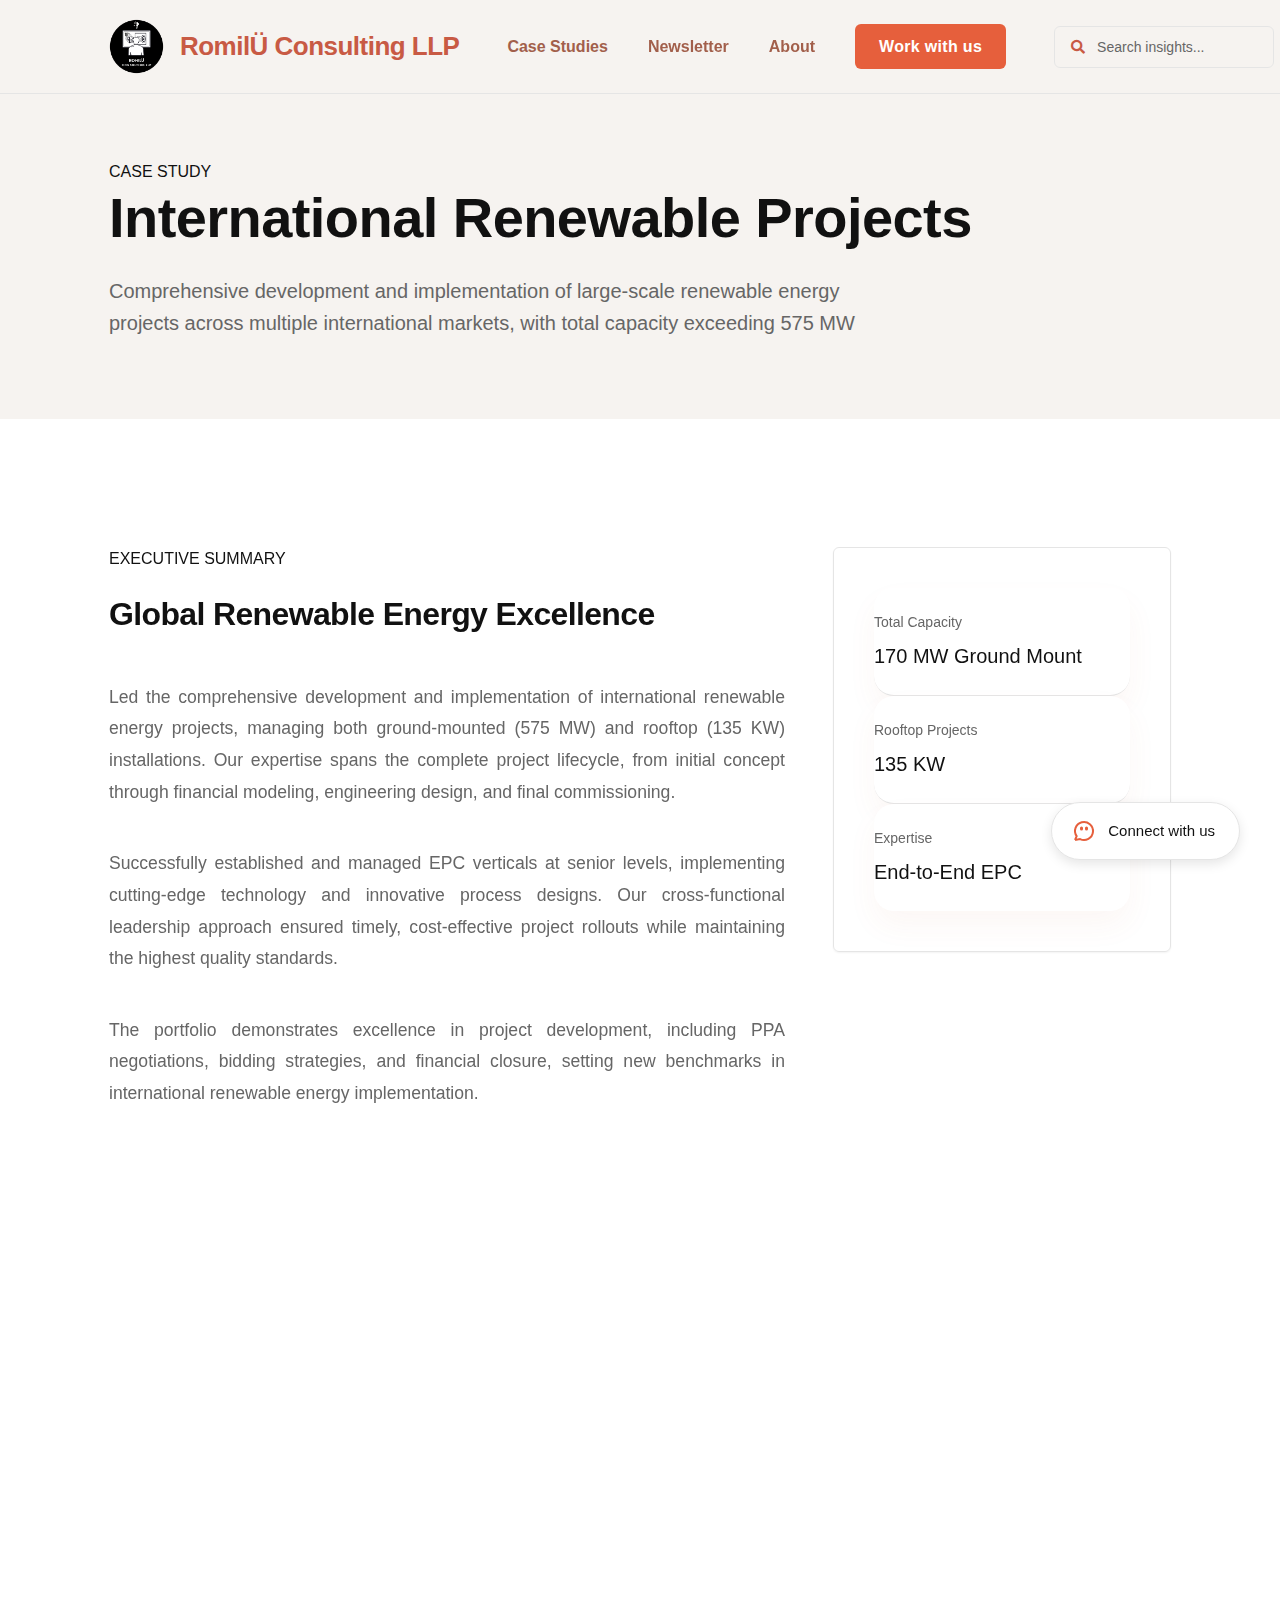
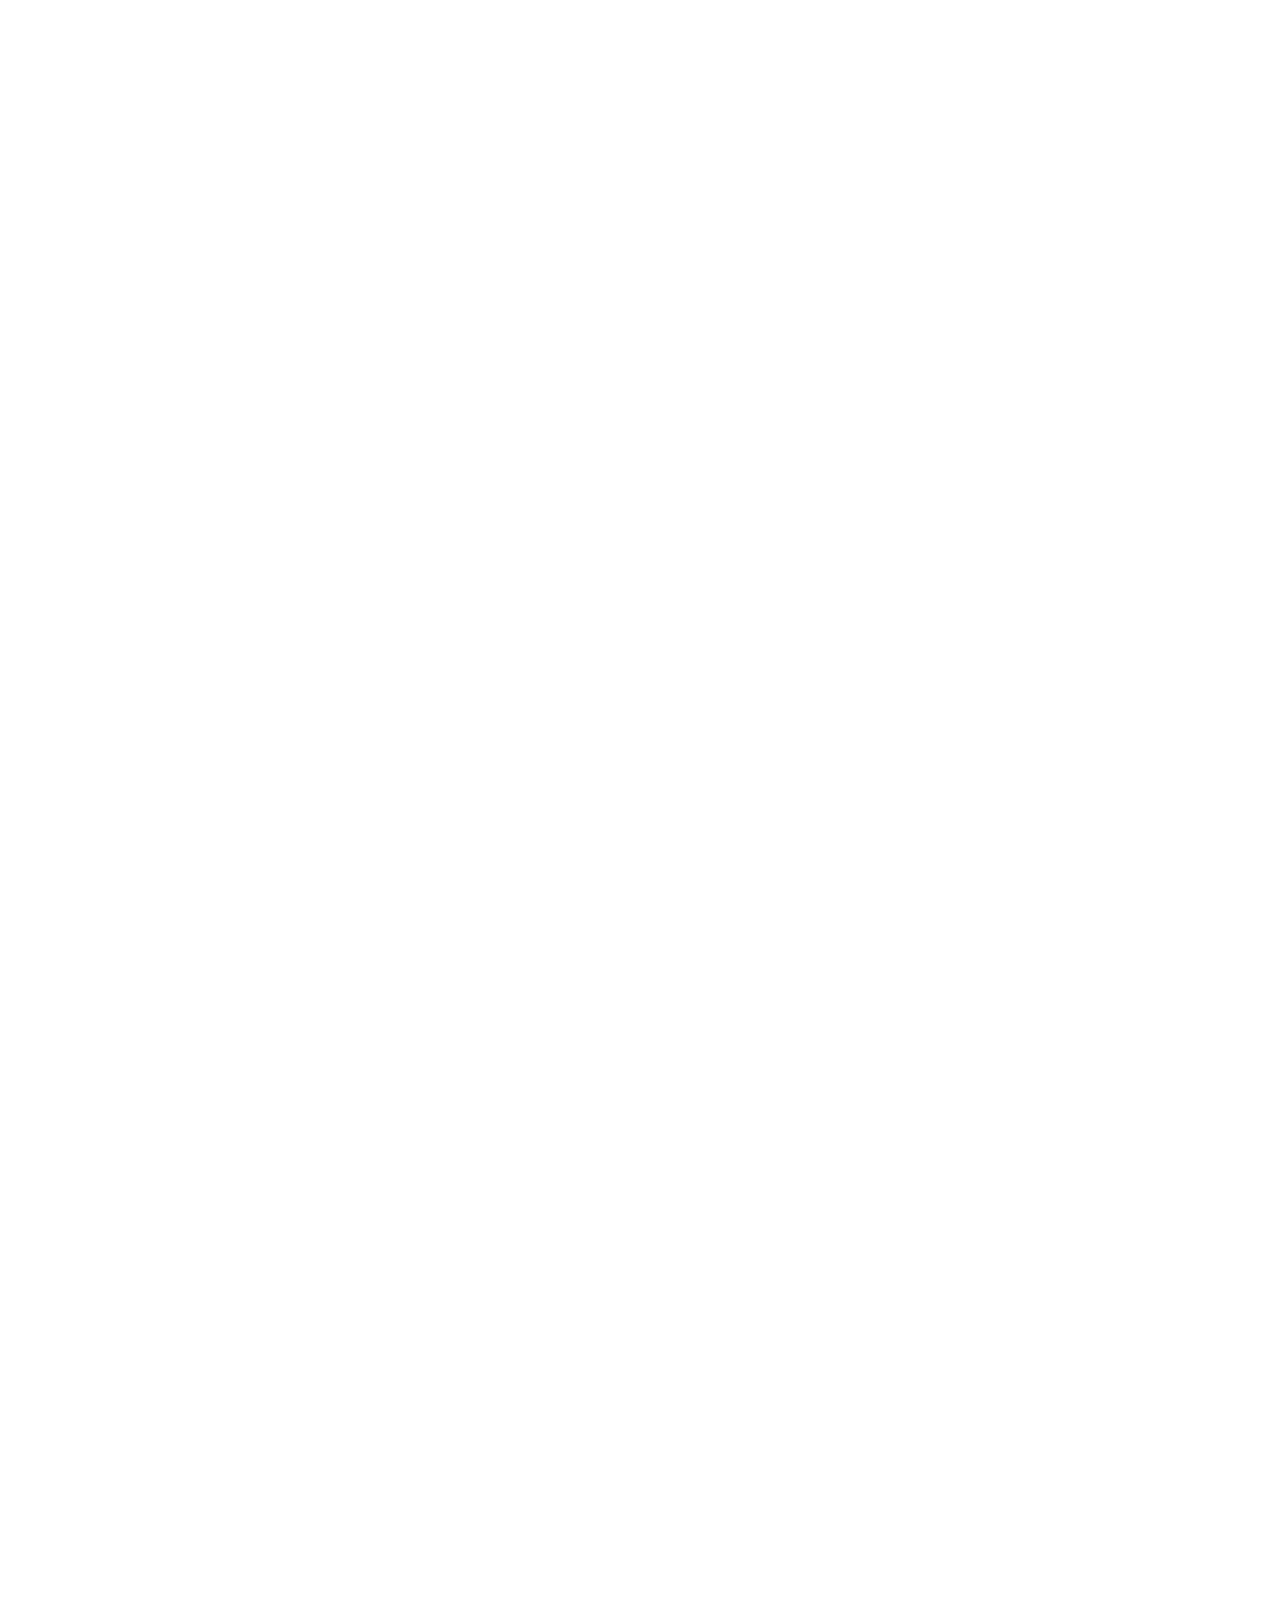
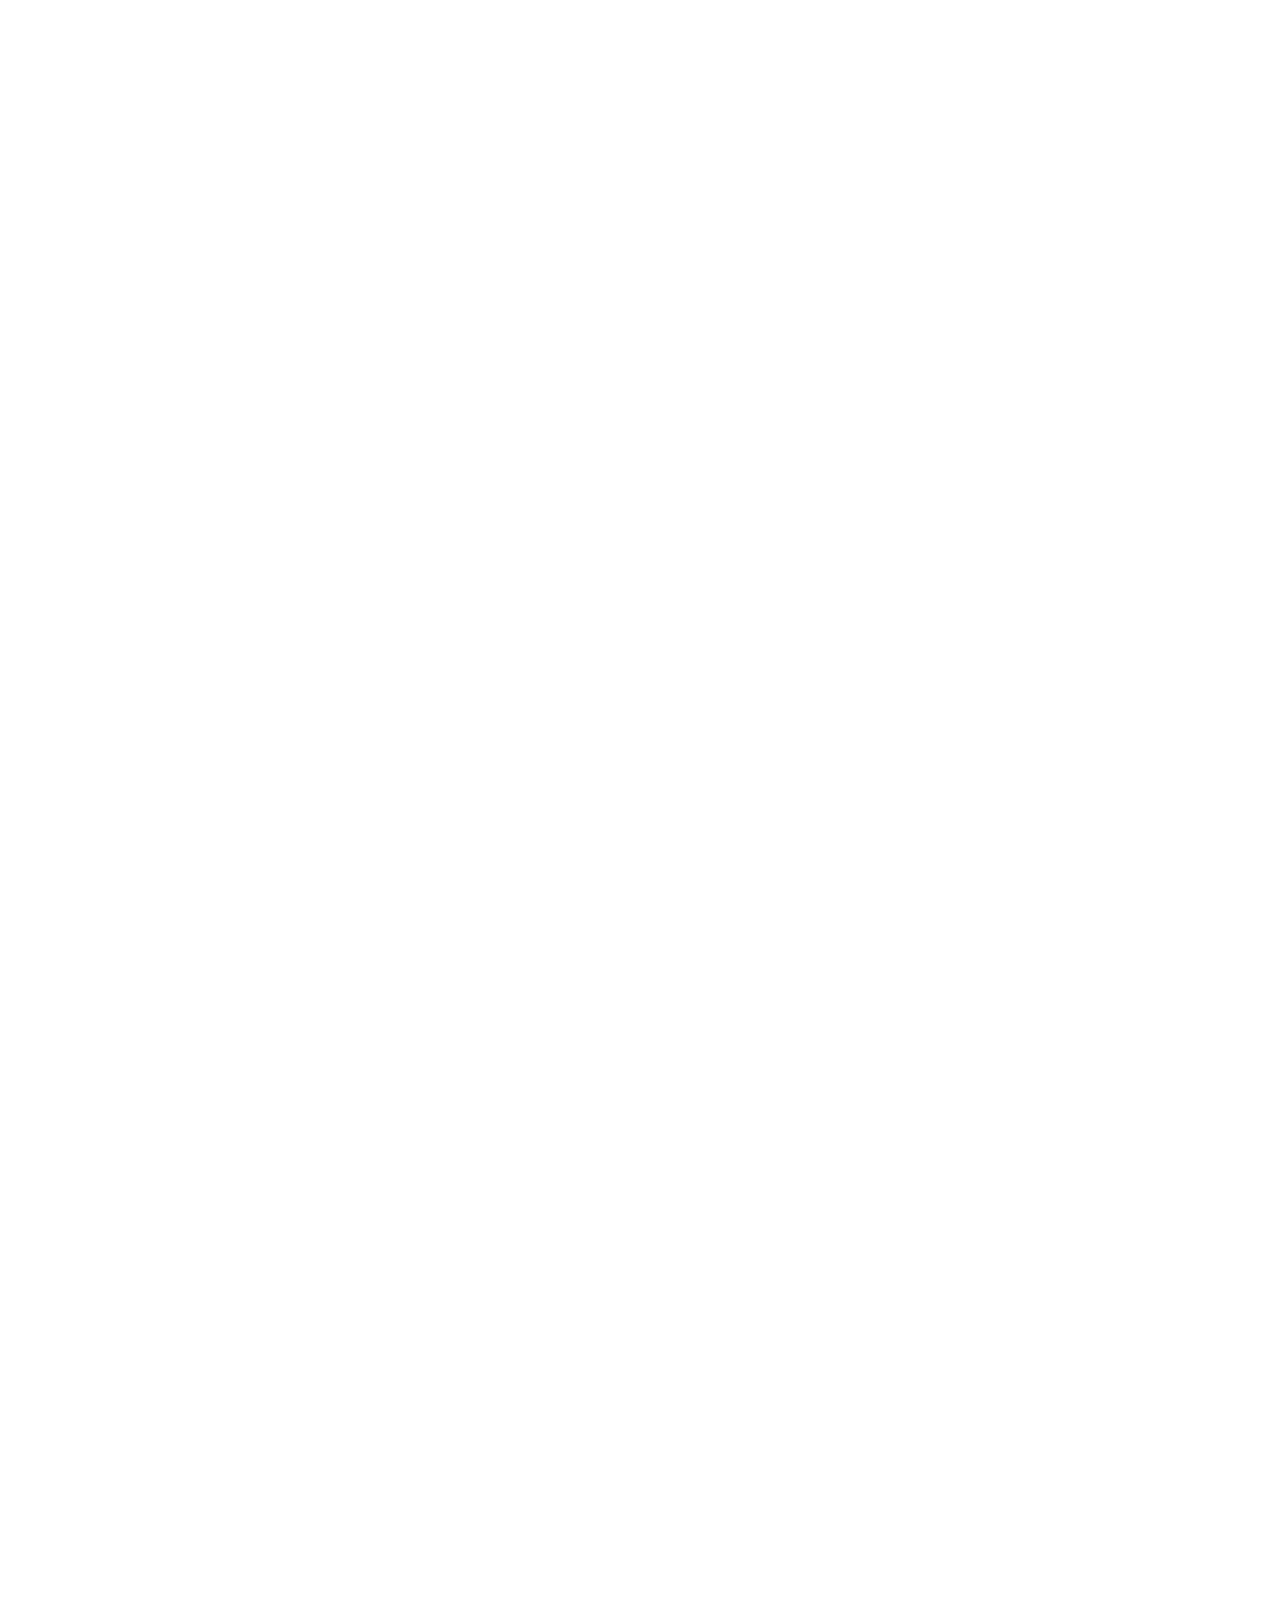
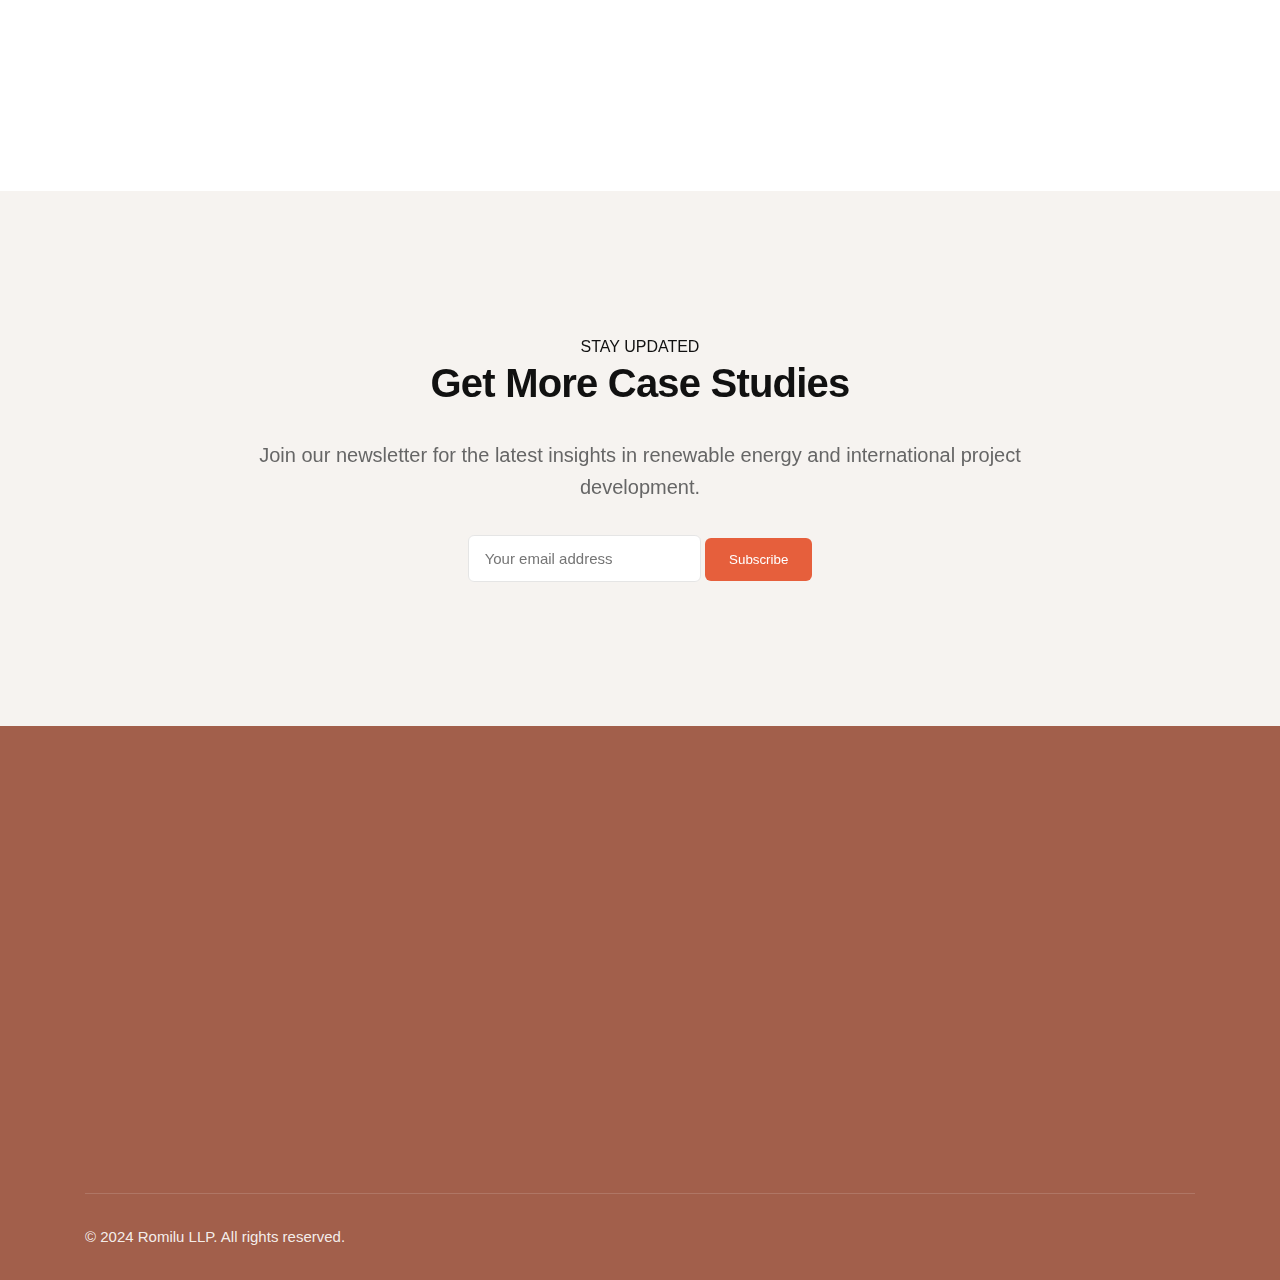
<file: international-projects-case-study.html>
<!DOCTYPE html>
<html lang="en">
<head>
    <meta charset="UTF-8">
    <meta name="viewport" content="width=device-width, initial-scale=1.0">
    <title>International Renewable Projects - Romilu LLP</title>
    <link rel="stylesheet" href="styles.css">
    <link rel="stylesheet" href="https://cdnjs.cloudflare.com/ajax/libs/font-awesome/5.15.4/css/all.min.css">
    <link rel="icon" type="image/x-icon" href="assets/images/logos/favicon.ico">
    <link href="https://unpkg.com/aos@2.3.1/dist/aos.css" rel="stylesheet">
</head>
<body>
    <nav>
        <div class="nav-container">
            <a href="index.html" class="logo">
                <img src="./assets/images/logos/romilu-icon.png" alt="Romilu icon">
                RomilÜ Consulting LLP
            </a>
            <div class="nav-right">
                <ul class="nav-links">
                    <li>
                        <a href="case-studies.html">Case Studies</a>
                        <div class="nav-dropdown">
                            <a href="solar-projects-case-study.html" class="dropdown-item">
                                <div class="dropdown-icon">
                                    <svg viewBox="0 0 24 24" fill="none">
                                        <path d="M12 1v2M12 21v2M4.22 4.22l1.42 1.42M18.36 18.36l1.42 1.42M1 12h2M21 12h2M4.22 19.78l1.42-1.42M18.36 5.64l1.42-1.42" stroke="currentColor" stroke-width="2" stroke-linecap="round"/>
                                    </svg>
                                </div>
                                <div class="dropdown-content">
                                    <h4>Solar Power Projects</h4>
                                    <p>1200+ MW Portfolio Implementation</p>
                                </div>
                            </a>
                            <div class="dropdown-divider"></div>
                            <a href="cdm-case-study.html" class="dropdown-item">
                                <div class="dropdown-icon">
                                    <svg viewBox="0 0 24 24" fill="none">
                                        <path d="M21 12.79A9 9 0 1111.21 3 7 7 0 0021 12.79z" stroke="currentColor" stroke-width="2" stroke-linecap="round" stroke-linejoin="round"/>
                                    </svg>
                                </div>
                                <div class="dropdown-content">
                                    <h4>CDM Project</h4>
                                    <p>45% Carbon Reduction Achievement</p>
                                </div>
                            </a>
                            
                            <!-- Show More Trigger -->
                            <div class="dropdown-show-more">
                                <span>View All Case Studies</span>
                                <svg viewBox="0 0 24 24" fill="none" stroke="currentColor">
                                    <path d="M19 9l-7 7-7-7" stroke-width="2" stroke-linecap="round" stroke-linejoin="round"/>
                                </svg>
                            </div>

                            <!-- Extended Case Studies -->
                            <div class="dropdown-extended">
                                <a href="ai-readiness-case-study.html" class="dropdown-item">
                                    <div class="dropdown-icon">
                                        <svg viewBox="0 0 24 24" fill="none">
                                            <path d="M12 2v6M12 16v6M4.93 4.93l4.24 4.24M14.83 14.83l4.24 4.24M2 12h6M16 12h6M4.93 19.07l4.24-4.24M14.83 9.17l4.24-4.24" stroke="currentColor" stroke-width="2" stroke-linecap="round"/>
                                        </svg>
                                    </div>
                                    <div class="dropdown-content">
                                        <h4>AI Readiness Study</h4>
                                        <p>Digital Transformation Strategy</p>
                                    </div>
                                </a>
                                <a href="digital-marketing-case-study.html" class="dropdown-item">
                                    <div class="dropdown-icon">
                                        <svg viewBox="0 0 24 24" fill="none">
                                            <path d="M22 12h-4l-3 9L9 3l-3 9H2" stroke="currentColor" stroke-width="2" stroke-linecap="round" stroke-linejoin="round"/>
                                        </svg>
                                    </div>
                                    <div class="dropdown-content">
                                        <h4>Digital Marketing</h4>
                                        <p>Performance Marketing Analysis</p>
                                    </div>
                                </a>
                                <a href="misleading-ads-case-study.html" class="dropdown-item">
                                    <div class="dropdown-icon">
                                        <svg viewBox="0 0 24 24" fill="none">
                                            <path d="M3 3h7v7H3zM14 3h7v7h-7zM14 14h7v7h-7zM3 14h7v7H3z" stroke="currentColor" stroke-width="2" stroke-linecap="round" stroke-linejoin="round"/>
                                        </svg>
                                    </div>
                                    <div class="dropdown-content">
                                        <h4>Misleading Ads Study</h4>
                                        <p>Consumer Protection Research</p>
                                    </div>
                                </a>
                                <a href="international-projects-case-study.html" class="dropdown-item">
                                    <div class="dropdown-icon">
                                        <svg viewBox="0 0 24 24" fill="none">
                                            <path d="M12 2C6.48 2 2 6.48 2 12s4.48 10 10 10 10-4.48 10-10S17.52 2 12 2zm-1 17.93c-3.95-.49-7-3.85-7-7.93 0-.62.08-1.21.21-1.79L9 15v1c0 1.1.9 2 2 2v1.93zm6.9-2.54c-.26-.81-1-1.39-1.9-1.39h-1v-3c0-.55-.45-1-1-1H8v-2h2c.55 0 1-.45 1-1V7h2c1.1 0 2-.9 2-2v-.41c2.93 1.19 5 4.06 5 7.41 0 2.08-.8 3.97-2.1 5.39z" stroke="currentColor" stroke-width="2"/>
                                        </svg>
                                    </div>
                                    <div class="dropdown-content">
                                        <h4>International Projects</h4>
                                        <p>Global Clean Energy Implementation</p>
                                    </div>
                                </a>
                            </div>
                        </div>
                    </li>
                    <li>
                        <a href="newsletter.html">Newsletter</a>
                        <div class="nav-dropdown">
                            <a href="newsletter.html#weekly" class="dropdown-item">
                                <div class="dropdown-icon">
                                    <svg viewBox="0 0 24 24" fill="none">
                                        <path d="M12 2L2 7l10 5 10-5-10-5zM2 17l10 5 10-5M2 12l10 5 10-5" stroke="currentColor" stroke-width="2" stroke-linecap="round" stroke-linejoin="round"/>
                                    </svg>
                                </div>
                                <div class="dropdown-content">
                                    <h4>Weekly Insights</h4>
                                    <p>Latest updates in renewable energy</p>
                                </div>
                            </a>
                            <div class="dropdown-divider"></div>
                            <a href="newsletter.html#archive" class="dropdown-item">
                                <div class="dropdown-icon">
                                    <svg viewBox="0 0 24 24" fill="none">
                                        <rect x="3" y="3" width="18" height="18" rx="2" stroke="currentColor" stroke-width="2"/>
                                        <path d="M3 9h18M9 3v18" stroke="currentColor" stroke-width="2"/>
                                    </svg>
                                </div>
                                <div class="dropdown-content">
                                    <h4>Newsletter Archive</h4>
                                    <p>Browse past issues and insights</p>
                                </div>
                            </a>
                        </div>
                    </li>
                    <li><a href="about.html">About</a></li>
                    <li><a href="work-with-us.html" class="nav-cta">Work with us</a></li>
                </ul>
                <div class="search-bar">
                    <i class="fas fa-search"></i>
                    <input type="text" placeholder="Search insights...">
                </div>
            </div>
        </div>
    </nav>


    <main>
        <!-- Case Study Header - white -->
        <section class="case-study-header" data-aos="fade-up">
            <div class="case-study-container">
                <span class="overline">CASE STUDY</span>
                <h1>International Renewable Projects</h1>
                <p>Comprehensive development and implementation of large-scale renewable energy projects across multiple international markets, with total capacity exceeding 575 MW</p>
            </div>
        </section>

        <!-- Summary Section - white -->
        <section class="case-study-section" data-aos="fade-up">
            <div class="case-study-container">
                <div class="summary-content">
                    <div class="summary-grid">
                        <div class="summary-main">
                            <span class="overline">EXECUTIVE SUMMARY</span>
                            <h2>Global Renewable Energy Excellence</h2>
                            <p>Led the comprehensive development and implementation of international renewable energy projects, managing both ground-mounted (575 MW) and rooftop (135 KW) installations. Our expertise spans the complete project lifecycle, from initial concept through financial modeling, engineering design, and final commissioning.</p>
                            <p>Successfully established and managed EPC verticals at senior levels, implementing cutting-edge technology and innovative process designs. Our cross-functional leadership approach ensured timely, cost-effective project rollouts while maintaining the highest quality standards.</p>
                            <p>The portfolio demonstrates excellence in project development, including PPA negotiations, bidding strategies, and financial closure, setting new benchmarks in international renewable energy implementation.</p>
                        </div>
                        <div class="summary-highlights">
                            <div class="highlight-item">
                                <span class="highlight-label">Total Capacity</span>
                                <p>170 MW Ground Mount</p>
                            </div>
                            <div class="highlight-item">
                                <span class="highlight-label">Rooftop Projects</span>
                                <p>135 KW</p>
                            </div>
                            <div class="highlight-item">
                                <span class="highlight-label">Expertise</span>
                                <p>End-to-End EPC</p>
                            </div>
                        </div>
                    </div>
                </div>
            </div>
        </section>

        <!-- Overview Section - beige -->
        <section class="case-study-section beige" data-aos="fade-up">
            <div class="case-study-container">
                <div class="methodology-content">
                    <span class="overline">PROJECT FRAMEWORK</span>
                    <h2>Implementation Methodology</h2>
                    <p>Comprehensive approach to renewable energy project development and execution.</p>
                    <div class="methodology-steps">
                        <div class="step">
                            <span class="step-number">01</span>
                            <h3>Project Development</h3>
                            <ul>
                                <li>Financial modeling</li>
                                <li>PPA negotiations</li>
                                <li>Bidding strategy</li>
                                <li>Financial closure</li>
                            </ul>
                        </div>
                        <div class="step">
                            <span class="step-number">02</span>
                            <h3>Technical Planning</h3>
                            <ul>
                                <li>Site assessment</li>
                                <li>Feasibility studies</li>
                                <li>Technology selection</li>
                                <li>Design optimization</li>
                            </ul>
                        </div>
                        <div class="step">
                            <span class="step-number">03</span>
                            <h3>Implementation</h3>
                            <ul>
                                <li>EPC management</li>
                                <li>Quality assurance</li>
                                <li>Project supervision</li>
                                <li>Commissioning</li>
                            </ul>
                        </div>
                    </div>
                </div>
            </div>
        </section>

        <!-- Stats Section - white -->
        <section class="case-study-section" data-aos="fade-up">
            <div class="case-study-container">
                <div class="methodology-content">
                    <span class="overline">KEY ACHIEVEMENTS</span>
                    <h2>Project Milestones</h2>
                    <div class="stats-grid">
                        <div class="stat-card">
                            <h3>575MW</h3>
                            <p>Ground Mount Capacity</p>
                        </div>
                        <div class="stat-card">
                            <h3>135KW</h3>
                            <p>Rooftop Installations</p>
                        </div>
                        <div class="stat-card">
                            <h3>100%</h3>
                            <p>Project Success Rate</p>
                        </div>
                    </div>
                </div>
            </div>
        </section>

        <!-- Technical Details Section - beige -->
        <section class="case-study-section beige" data-aos="fade-up">
            <div class="case-study-container">
                <div class="methodology-content">
                    <span class="overline">TECHNICAL FRAMEWORK</span>
                    <h2>Project Components</h2>
                    <div class="solutions-grid">
                        <div class="solution-card">
                            <h3>Site Assessment</h3>
                            <div class="solution-content">
                                <p>Comprehensive site evaluation and feasibility analysis.</p>
                                <div class="solution-list">
                                    <h4>Key Elements:</h4>
                                    <ul>
                                        <li>Site screening</li>
                                        <li>Permit review</li>
                                        <li>Resource analysis</li>
                                        <li>Technical feasibility</li>
                                    </ul>
                                </div>
                            </div>
                        </div>
                        <div class="solution-card">
                            <h3>Engineering Design</h3>
                            <div class="solution-content">
                                <p>Detailed technical planning and system design.</p>
                                <div class="solution-list">
                                    <h4>Components:</h4>
                                    <ul>
                                        <li>System architecture</li>
                                        <li>Electrical engineering</li>
                                        <li>Civil engineering</li>
                                        <li>Infrastructure planning</li>
                                    </ul>
                                </div>
                            </div>
                        </div>
                        <div class="solution-card">
                            <h3>Quality Control</h3>
                            <div class="solution-content">
                                <p>Comprehensive quality assurance framework.</p>
                                <div class="solution-list">
                                    <h4>Processes:</h4>
                                    <ul>
                                        <li>Factory inspections</li>
                                        <li>Construction QA</li>
                                        <li>Performance testing</li>
                                        <li>Documentation review</li>
                                    </ul>
                                </div>
                            </div>
                        </div>
                    </div>
                </div>
            </div>
        </section>

        <!-- Implementation Section - white -->
        <section class="case-study-section" data-aos="fade-up">
            <div class="case-study-container">
                <div class="methodology-content">
                    <span class="overline">IMPLEMENTATION PROCESS</span>
                    <h2>Project Execution Framework</h2>
                    <div class="solutions-grid">
                        <div class="solution-card">
                            <h3>Project Development</h3>
                            <div class="solution-content">
                                <p>Strategic project planning and development.</p>
                                <div class="solution-list">
                                    <h4>Key Activities:</h4>
                                    <ul>
                                        <li>Financial modeling</li>
                                        <li>PPA negotiations</li>
                                        <li>Bid preparation</li>
                                        <li>SCM management</li>
                                    </ul>
                                </div>
                            </div>
                        </div>
                        <div class="solution-card">
                            <h3>Technical Execution</h3>
                            <div class="solution-content">
                                <p>Comprehensive technical implementation.</p>
                                <div class="solution-list">
                                    <h4>Components:</h4>
                                    <ul>
                                        <li>System design</li>
                                        <li>Engineering review</li>
                                        <li>Construction oversight</li>
                                        <li>Quality assurance</li>
                                    </ul>
                                </div>
                            </div>
                        </div>
                        <div class="solution-card">
                            <h3>Project Delivery</h3>
                            <div class="solution-content">
                                <p>Final phase execution and handover.</p>
                                <div class="solution-list">
                                    <h4>Processes:</h4>
                                    <ul>
                                        <li>Testing protocols</li>
                                        <li>Performance validation</li>
                                        <li>Documentation</li>
                                        <li>Client handover</li>
                                    </ul>
                                </div>
                            </div>
                        </div>
                    </div>
                </div>
            </div>
        </section>

        <!-- Project Details Section - beige -->
        <section class="case-study-section beige" data-aos="fade-up">
            <div class="case-study-container">
                <div class="methodology-content">
                    <span class="overline">PROJECT SPECIFICS</span>
                    <h2>Implementation Details</h2>
                    <div class="details-grid">
                        <div class="details-card solution-card">
                            <h3>EPC Management</h3>
                            <p>Comprehensive EPC vertical setup and management.</p>
                            <div class="details-list">
                                <h4>Key Areas:</h4>
                                <ul>
                                    <li>Contractor selection</li>
                                    <li>RfP preparation</li>
                                    <li>Supplier negotiations</li>
                                    <li>Delivery management</li>
                                </ul>
                            </div>
                        </div>
                        <div class="details-card solution-card">
                            <h3>Technical Oversight</h3>
                            <p>End-to-end technical supervision and control.</p>
                            <div class="details-list">
                                <h4>Components:</h4>
                                <ul>
                                    <li>DC systems</li>
                                    <li>Mechanical systems</li>
                                    <li>AC integration</li>
                                    <li>Civil works</li>
                                </ul>
                            </div>
                        </div>
                        <div class="details-card solution-card">
                            <h3>Quality Assurance</h3>
                            <p>Comprehensive quality management system.</p>
                            <div class="details-list">
                                <h4>Processes:</h4>
                                <ul>
                                    <li>Factory inspections</li>
                                    <li>Site supervision</li>
                                    <li>Performance testing</li>
                                    <li>Documentation review</li>
                                </ul>
                            </div>
                        </div>
                    </div>
                </div>
            </div>
        </section>

        <!-- Results Section - white -->
        <section class="case-study-section" data-aos="fade-up">
            <div class="case-study-container">
                <div class="methodology-content">
                    <span class="overline">OUTCOMES</span>
                    <h2>Project Impact</h2>
                    <div class="results-grid">
                        <div class="result-card solution-card">
                            <h3>Technical Success</h3>
                            <ul>
                                <li>575 MW ground mount</li>
                                <li>135 KW rooftop</li>
                                <li>Performance optimization</li>
                                <li>Quality excellence</li>
                            </ul>
                        </div>
                        <div class="result-card solution-card">
                            <h3>Process Innovation</h3>
                            <ul>
                                <li>EPC vertical setup</li>
                                <li>Advanced technology</li>
                                <li>Process optimization</li>
                                <li>Efficiency gains</li>
                            </ul>
                        </div>
                        <div class="result-card solution-card">
                            <h3>Project Excellence</h3>
                            <ul>
                                <li>On-time delivery</li>
                                <li>Cost optimization</li>
                                <li>Quality standards</li>
                                <li>Client satisfaction</li>
                            </ul>
                        </div>
                    </div>
                </div>
            </div>
        </section>

        <!-- Newsletter Section - beige -->
        <section class="newsletter">
            <div class="section-container">
                <div class="newsletter-content">
                    <span class="overline">STAY UPDATED</span>
                    <h2>Get More Case Studies</h2>
                    <p>Join our newsletter for the latest insights in renewable energy and international project development.</p>
                    <form class="newsletter-form">
                        <input type="email" placeholder="Your email address">
                        <button type="submit">Subscribe</button>
                    </form>
                </div>
            </div>
        </section>
    </main>

    <footer>
        <div class="footer-container">
            <div class="footer-main">
                <div class="footer-brand">
                    <a href="index.html">
                        <img src="assets/images/logos/romilu-logo.png" alt="Romilu Consulting LLP" class="footer-logo">
                    </a>
                    <p>Renewable energy research and strategic consulting</p>
                </div>
                <div class="footer-links">
                    <div class="footer-col">
                        <h3>Company</h3>
                        <ul>
                            <li><a href="about.html">About</a></li>
                            <li><a href="case-studies.html">Case Studies</a></li>
                            <li><a href="newsletter.html">Newsletter</a></li>
                        </ul>
                    </div>
                    <div class="footer-col">
                        <h3>Contact</h3>
                        <ul>
                            <li><a href="mailto:hello@romilu.com">hello@romilu.com</a></li>
                            <li><a href="https://twitter.com/romilu">Twitter</a></li>
                            <li><a href="https://linkedin.com/company/romilu">LinkedIn</a></li>
                        </ul>
                    </div>
                </div>
            </div>
            <div class="footer-bottom">
                <p>© 2024 Romilu LLP. All rights reserved.</p>
            </div>
        </div>
    </footer>

    <script src="js/search.js"></script>
    <script src="https://unpkg.com/aos@2.3.1/dist/aos.js"></script>
    <script>
        AOS.init();
    </script>
    <a href="https://wa.me/919810336031?text=Hello!%20I'm%20interested%20in%20learning%20more%20about%20Romilu's%20renewable%20energy%20consulting%20services%20and%20would%20love%20to%20discuss%20how%20you%20can%20help%20transform%20our%20energy%20infrastructure." class="whatsapp-float" target="_blank" rel="noopener noreferrer" aria-label="Chat with us on WhatsApp">
        <svg viewBox="0 0 24 24" fill="none" stroke="currentColor">
            <path d="M3 21l1.65-3.8a9 9 0 1 1 3.4 2.9L3 21"/>
            <path d="M9 10a.5.5 0 0 0 1 0V9a.5.5 0 0 0-1 0v1Zm5 0a.5.5 0 0 0 1 0V9a.5.5 0 0 0-1 0v1Z"/>
        </svg>
        <span>Connect with us</span>
    </a>
</body>
</html>
</file>
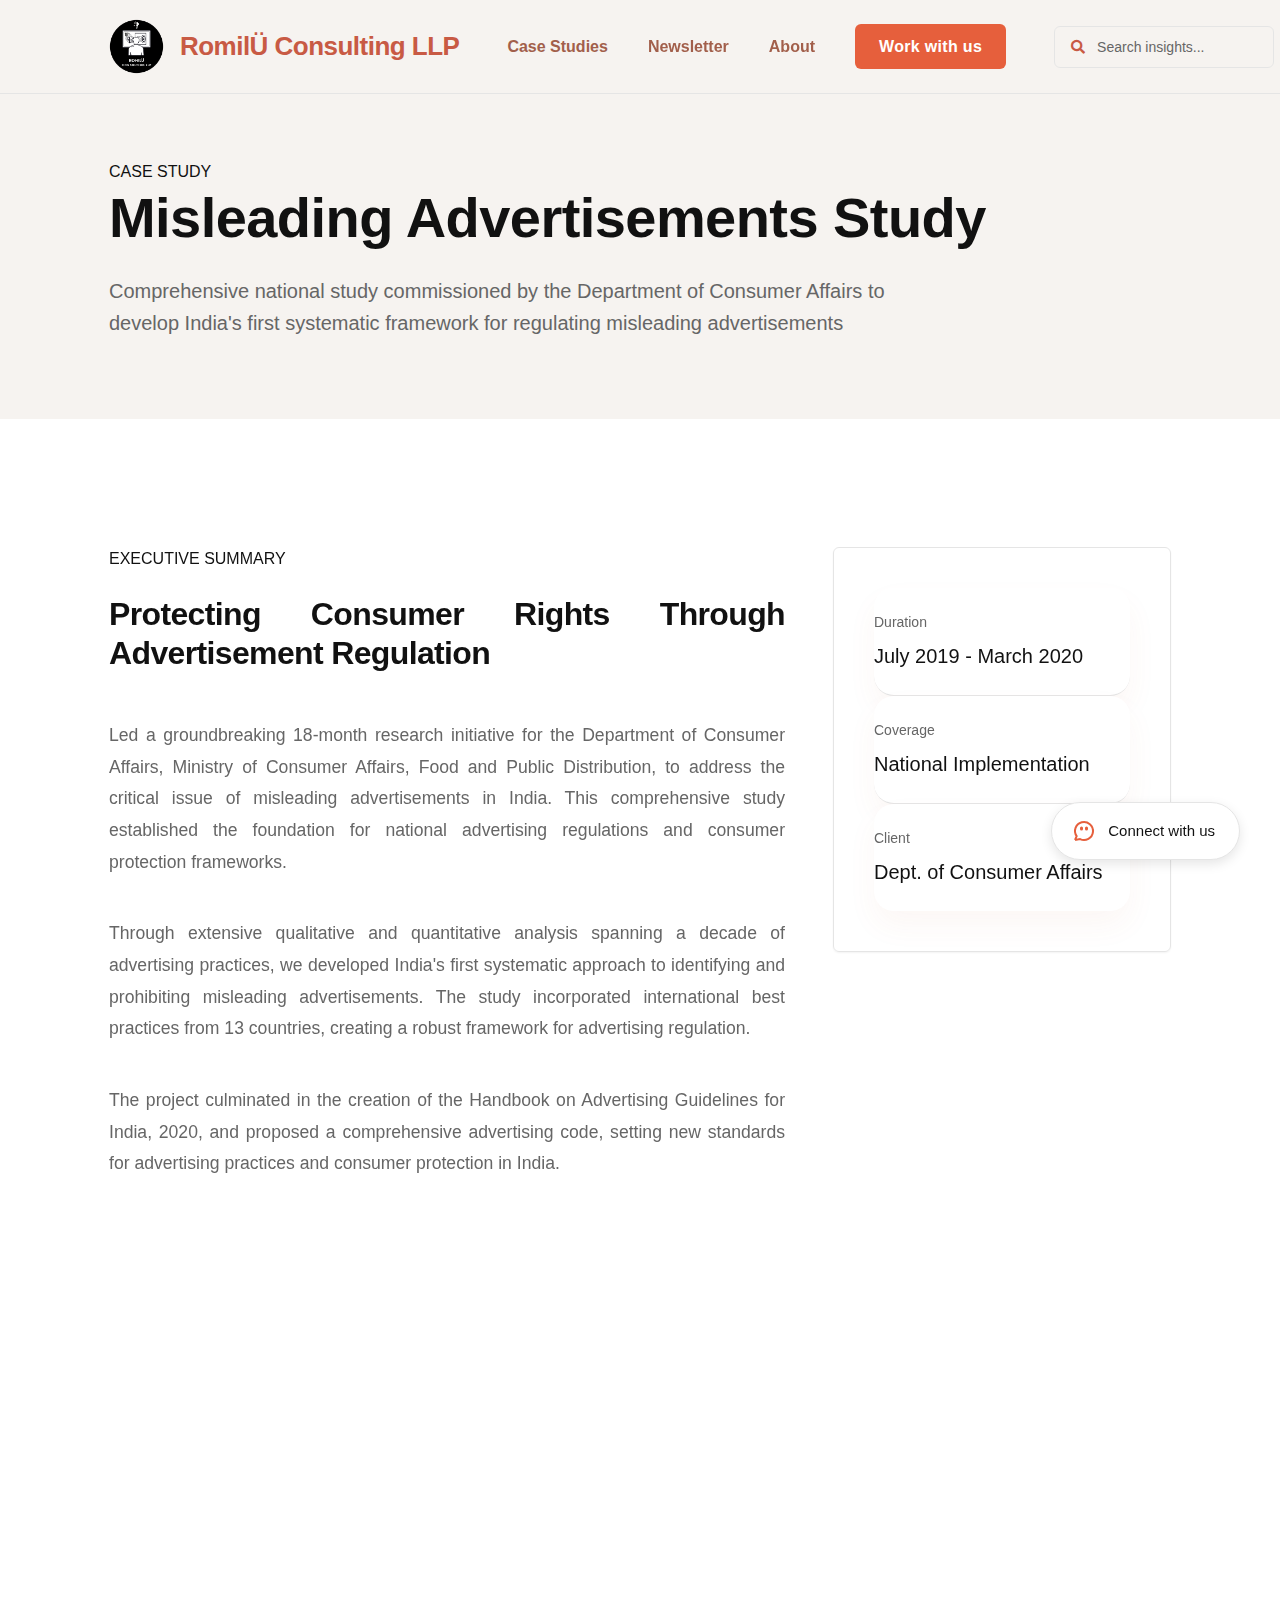
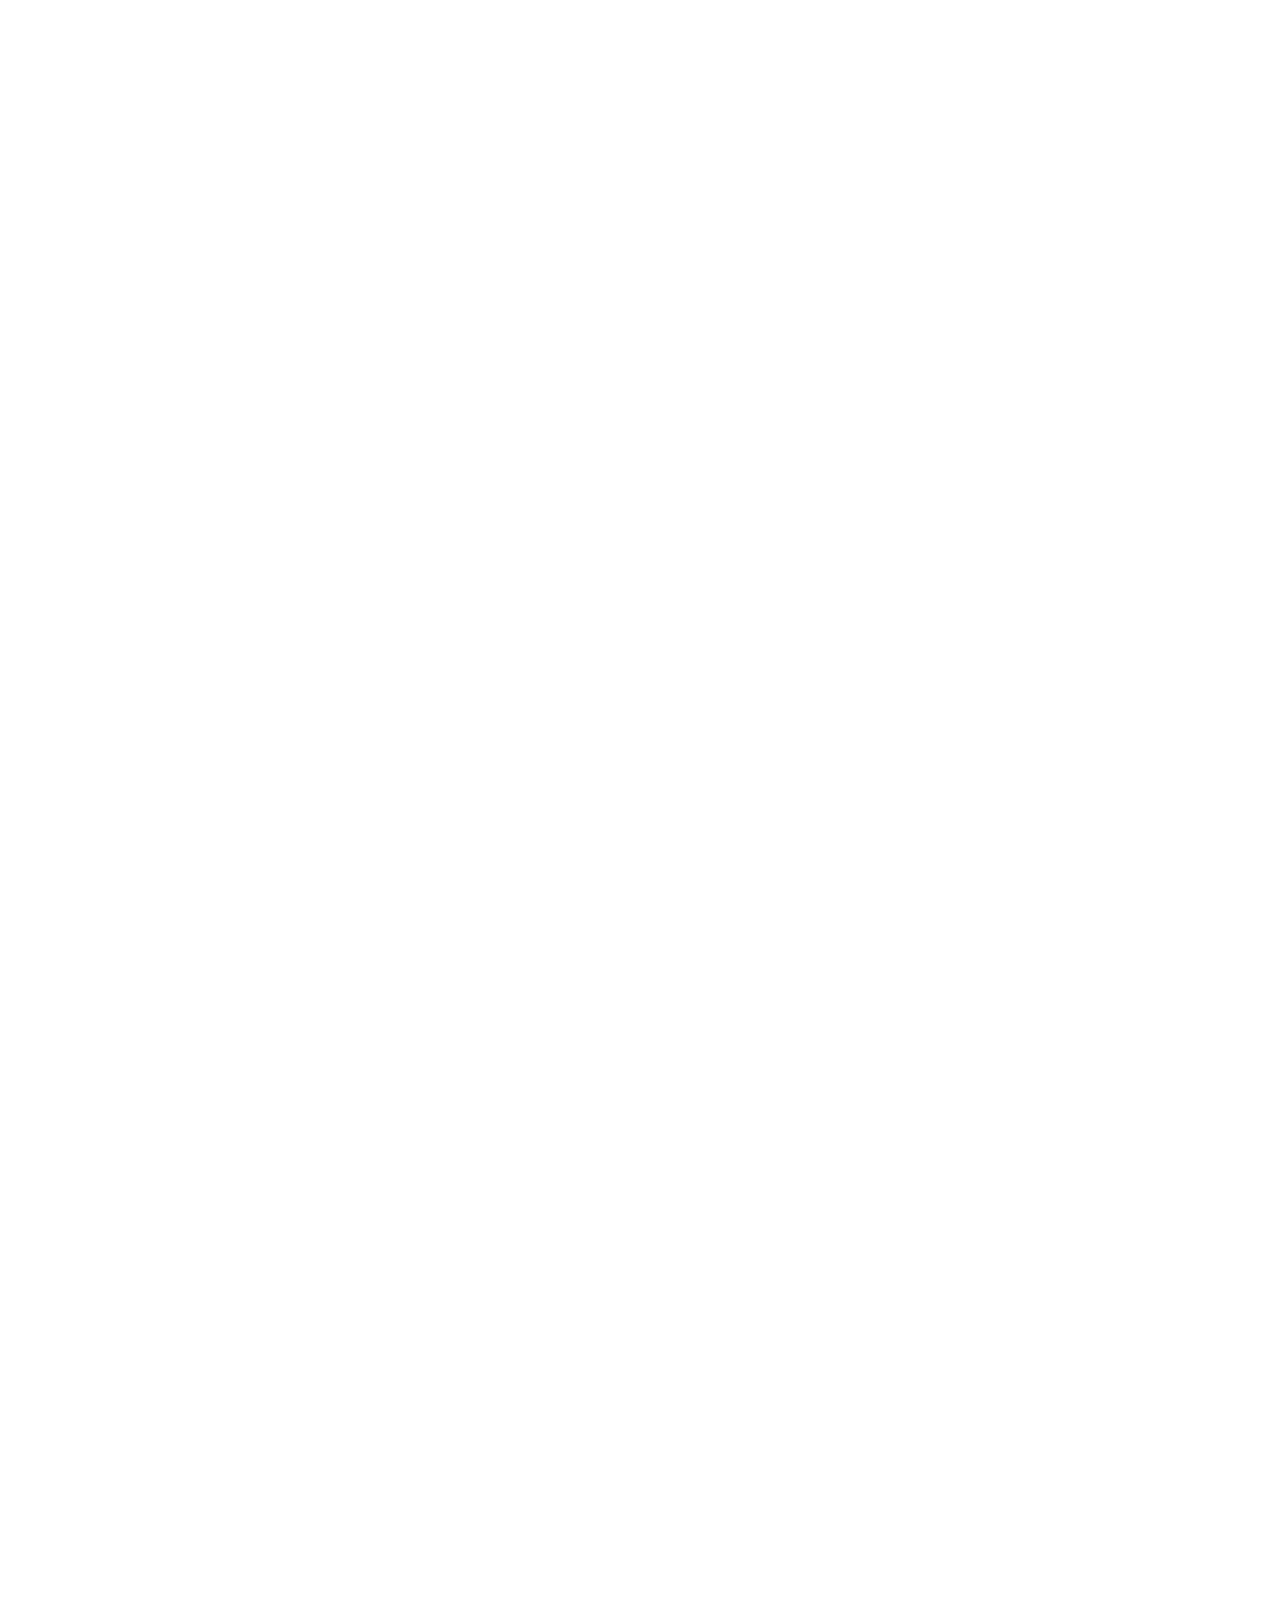
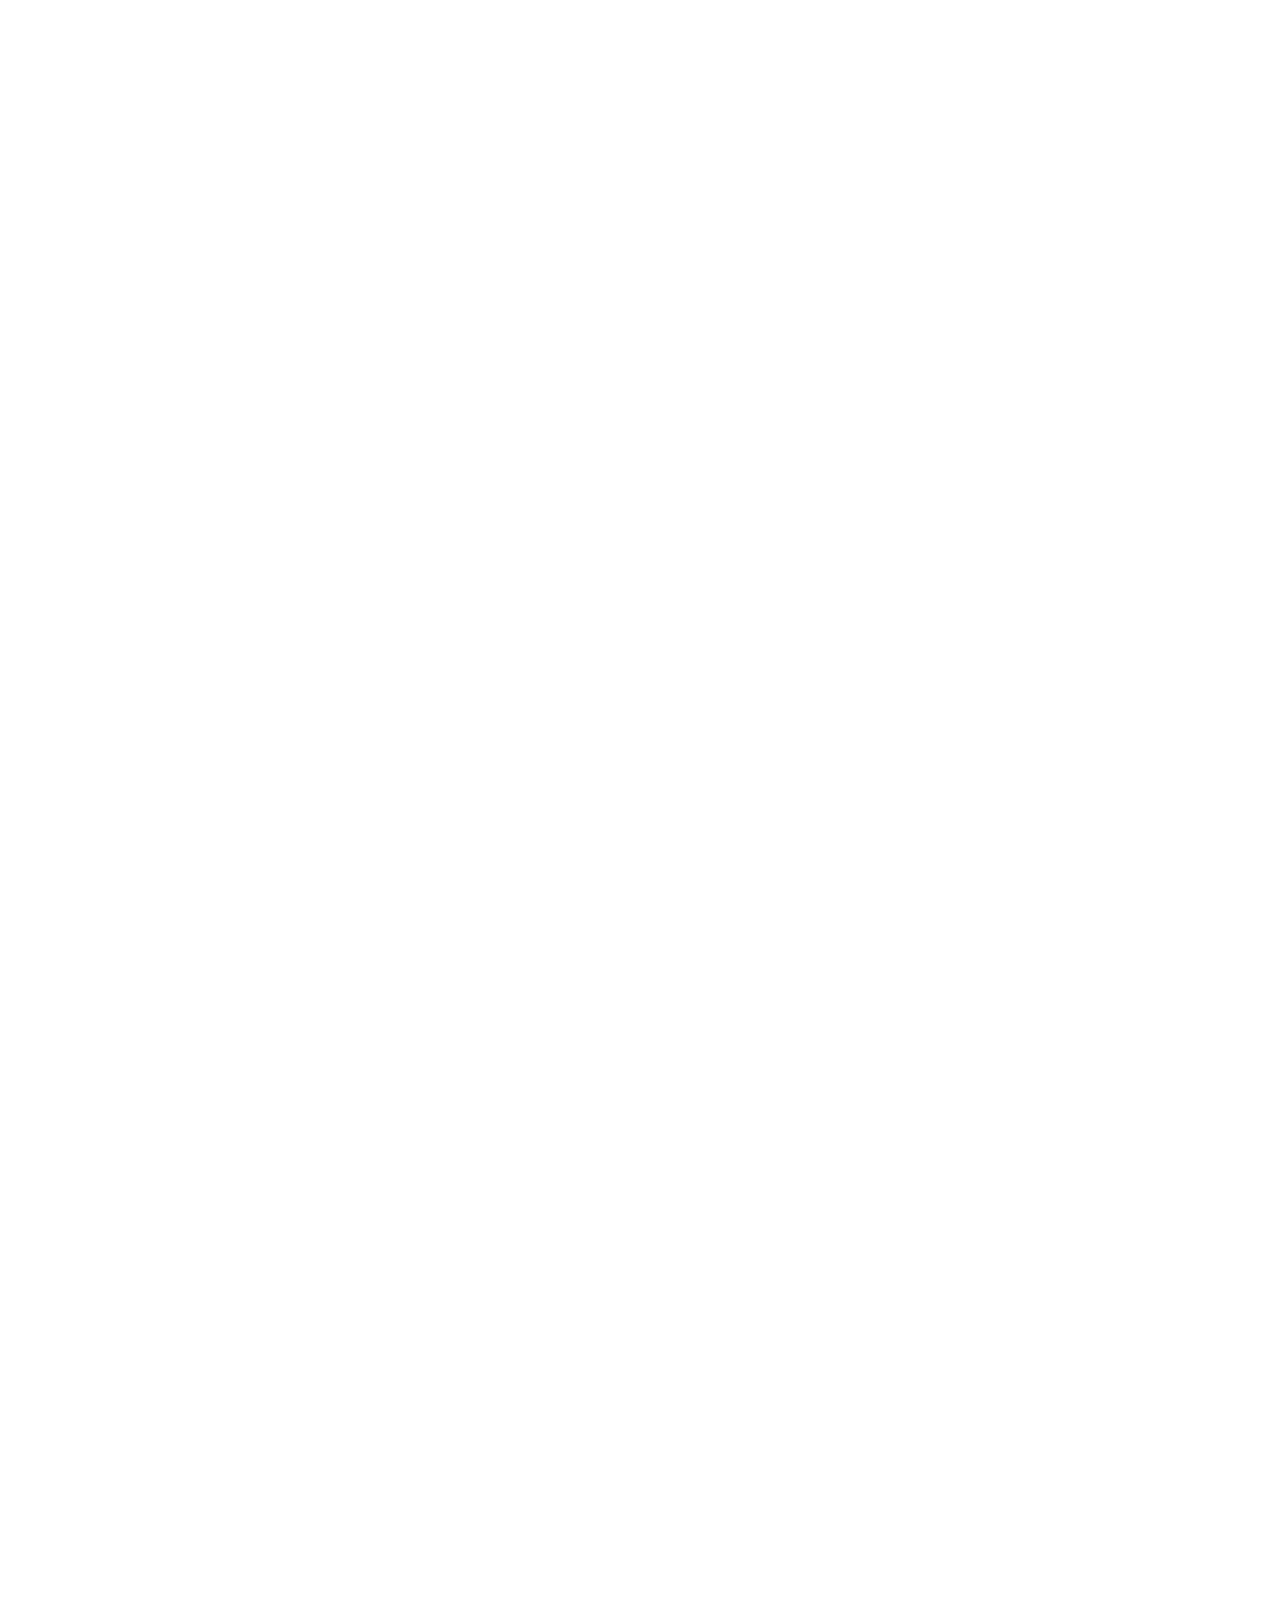
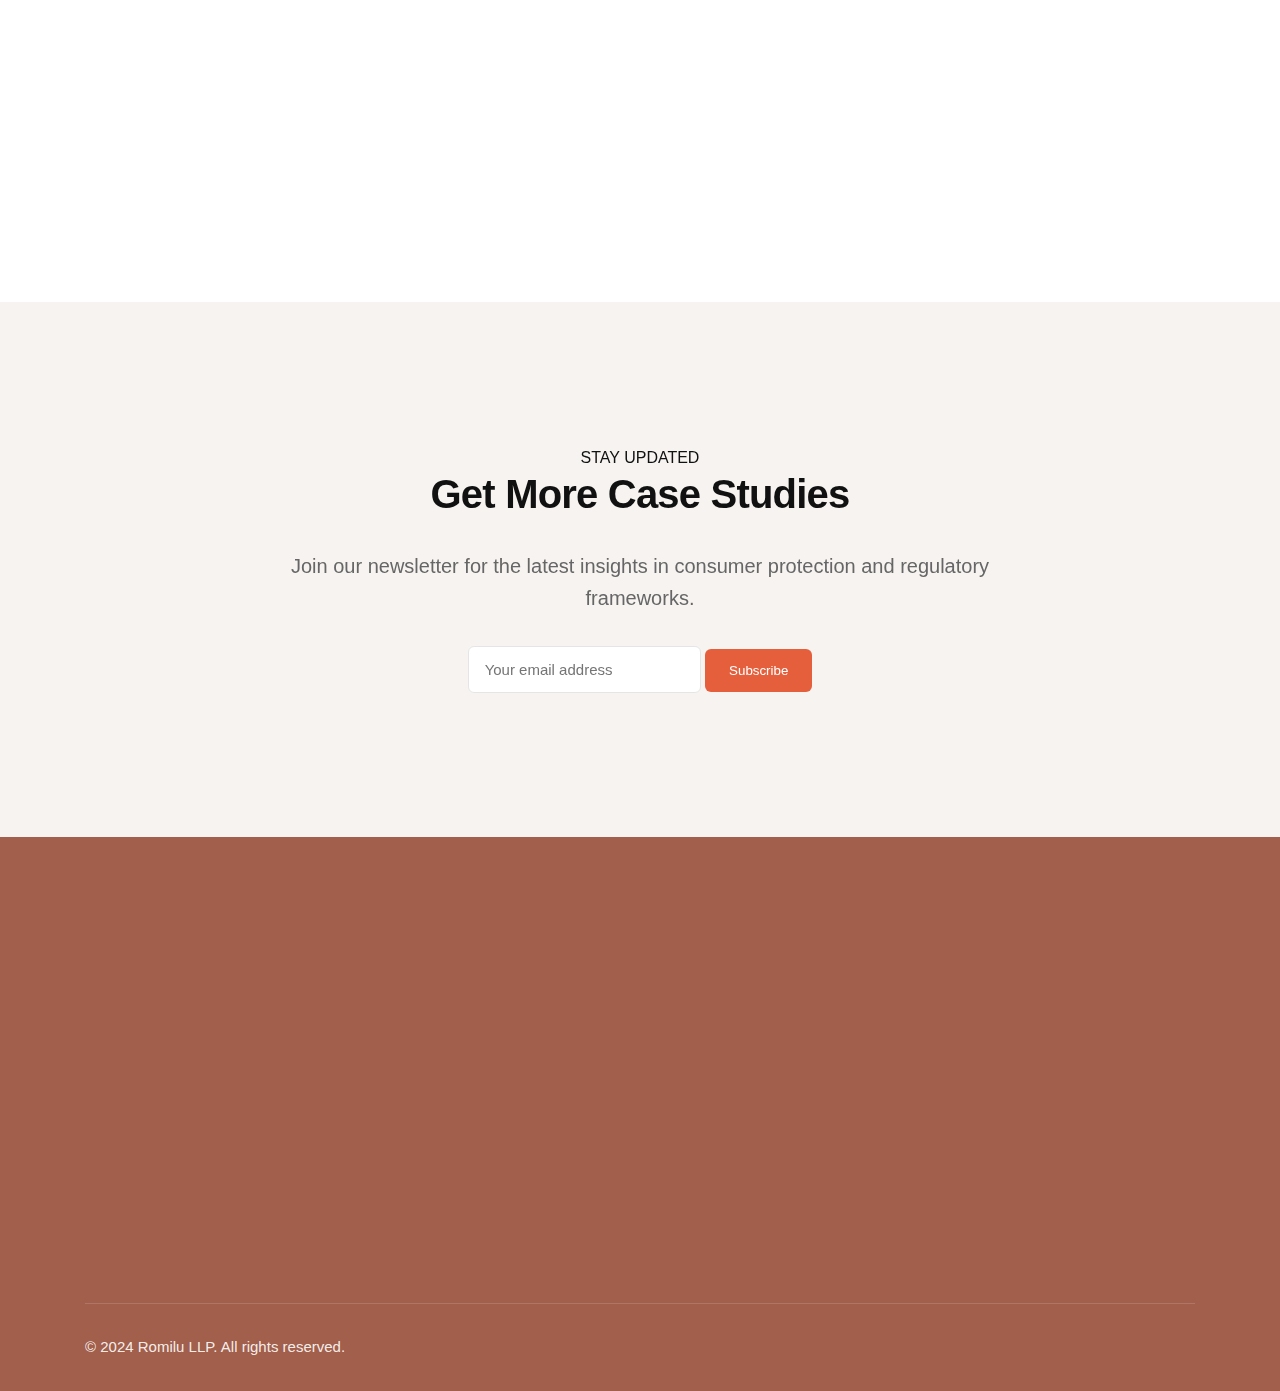
<file: misleading-ads-case-study.html>
<!DOCTYPE html>
<html lang="en">
<head>
    <meta charset="UTF-8">
    <meta name="viewport" content="width=device-width, initial-scale=1.0">
    <title>Misleading Advertisements Study - Romilu LLP</title>
    <link rel="stylesheet" href="styles.css">
    <link rel="stylesheet" href="https://cdnjs.cloudflare.com/ajax/libs/font-awesome/5.15.4/css/all.min.css">
    <link rel="icon" type="image/x-icon" href="assets/images/logos/favicon.ico">
    <link href="https://unpkg.com/aos@2.3.1/dist/aos.css" rel="stylesheet">
</head>
<body>
    <nav>
        <div class="nav-container">
            <a href="index.html" class="logo">
                <img src="./assets/images/logos/romilu-icon.png" alt="Romilu icon">
                RomilÜ Consulting LLP
            </a>
            <div class="nav-right">
                <ul class="nav-links">
                    <li>
                        <a href="case-studies.html">Case Studies</a>
                        <div class="nav-dropdown">
                            <a href="solar-projects-case-study.html" class="dropdown-item">
                                <div class="dropdown-icon">
                                    <svg viewBox="0 0 24 24" fill="none">
                                        <path d="M12 1v2M12 21v2M4.22 4.22l1.42 1.42M18.36 18.36l1.42 1.42M1 12h2M21 12h2M4.22 19.78l1.42-1.42M18.36 5.64l1.42-1.42" stroke="currentColor" stroke-width="2" stroke-linecap="round"/>
                                    </svg>
                                </div>
                                <div class="dropdown-content">
                                    <h4>Solar Power Projects</h4>
                                    <p>1200+ MW Portfolio Implementation</p>
                                </div>
                            </a>
                            <div class="dropdown-divider"></div>
                            <a href="cdm-case-study.html" class="dropdown-item">
                                <div class="dropdown-icon">
                                    <svg viewBox="0 0 24 24" fill="none">
                                        <path d="M21 12.79A9 9 0 1111.21 3 7 7 0 0021 12.79z" stroke="currentColor" stroke-width="2" stroke-linecap="round" stroke-linejoin="round"/>
                                    </svg>
                                </div>
                                <div class="dropdown-content">
                                    <h4>CDM Project</h4>
                                    <p>45% Carbon Reduction Achievement</p>
                                </div>
                            </a>
                            
                            <!-- Show More Trigger -->
                            <div class="dropdown-show-more">
                                <span>View All Case Studies</span>
                                <svg viewBox="0 0 24 24" fill="none" stroke="currentColor">
                                    <path d="M19 9l-7 7-7-7" stroke-width="2" stroke-linecap="round" stroke-linejoin="round"/>
                                </svg>
                            </div>

                            <!-- Extended Case Studies -->
                            <div class="dropdown-extended">
                                <a href="ai-readiness-case-study.html" class="dropdown-item">
                                    <div class="dropdown-icon">
                                        <svg viewBox="0 0 24 24" fill="none">
                                            <path d="M12 2v6M12 16v6M4.93 4.93l4.24 4.24M14.83 14.83l4.24 4.24M2 12h6M16 12h6M4.93 19.07l4.24-4.24M14.83 9.17l4.24-4.24" stroke="currentColor" stroke-width="2" stroke-linecap="round"/>
                                        </svg>
                                    </div>
                                    <div class="dropdown-content">
                                        <h4>AI Readiness Study</h4>
                                        <p>Digital Transformation Strategy</p>
                                    </div>
                                </a>
                                <a href="digital-marketing-case-study.html" class="dropdown-item">
                                    <div class="dropdown-icon">
                                        <svg viewBox="0 0 24 24" fill="none">
                                            <path d="M22 12h-4l-3 9L9 3l-3 9H2" stroke="currentColor" stroke-width="2" stroke-linecap="round" stroke-linejoin="round"/>
                                        </svg>
                                    </div>
                                    <div class="dropdown-content">
                                        <h4>Digital Marketing</h4>
                                        <p>Performance Marketing Analysis</p>
                                    </div>
                                </a>
                                <a href="misleading-ads-case-study.html" class="dropdown-item">
                                    <div class="dropdown-icon">
                                        <svg viewBox="0 0 24 24" fill="none">
                                            <path d="M3 3h7v7H3zM14 3h7v7h-7zM14 14h7v7h-7zM3 14h7v7H3z" stroke="currentColor" stroke-width="2" stroke-linecap="round" stroke-linejoin="round"/>
                                        </svg>
                                    </div>
                                    <div class="dropdown-content">
                                        <h4>Misleading Ads Study</h4>
                                        <p>Consumer Protection Research</p>
                                    </div>
                                </a>
                                <a href="international-projects-case-study.html" class="dropdown-item">
                                    <div class="dropdown-icon">
                                        <svg viewBox="0 0 24 24" fill="none">
                                            <path d="M12 2C6.48 2 2 6.48 2 12s4.48 10 10 10 10-4.48 10-10S17.52 2 12 2zm-1 17.93c-3.95-.49-7-3.85-7-7.93 0-.62.08-1.21.21-1.79L9 15v1c0 1.1.9 2 2 2v1.93zm6.9-2.54c-.26-.81-1-1.39-1.9-1.39h-1v-3c0-.55-.45-1-1-1H8v-2h2c.55 0 1-.45 1-1V7h2c1.1 0 2-.9 2-2v-.41c2.93 1.19 5 4.06 5 7.41 0 2.08-.8 3.97-2.1 5.39z" stroke="currentColor" stroke-width="2"/>
                                        </svg>
                                    </div>
                                    <div class="dropdown-content">
                                        <h4>International Projects</h4>
                                        <p>Global Clean Energy Implementation</p>
                                    </div>
                                </a>
                            </div>
                        </div>
                    </li>
                    <li>
                        <a href="newsletter.html">Newsletter</a>
                        <div class="nav-dropdown">
                            <a href="newsletter.html#weekly" class="dropdown-item">
                                <div class="dropdown-icon">
                                    <svg viewBox="0 0 24 24" fill="none">
                                        <path d="M12 2L2 7l10 5 10-5-10-5zM2 17l10 5 10-5M2 12l10 5 10-5" stroke="currentColor" stroke-width="2" stroke-linecap="round" stroke-linejoin="round"/>
                                    </svg>
                                </div>
                                <div class="dropdown-content">
                                    <h4>Weekly Insights</h4>
                                    <p>Latest updates in renewable energy</p>
                                </div>
                            </a>
                            <div class="dropdown-divider"></div>
                            <a href="newsletter.html#archive" class="dropdown-item">
                                <div class="dropdown-icon">
                                    <svg viewBox="0 0 24 24" fill="none">
                                        <rect x="3" y="3" width="18" height="18" rx="2" stroke="currentColor" stroke-width="2"/>
                                        <path d="M3 9h18M9 3v18" stroke="currentColor" stroke-width="2"/>
                                    </svg>
                                </div>
                                <div class="dropdown-content">
                                    <h4>Newsletter Archive</h4>
                                    <p>Browse past issues and insights</p>
                                </div>
                            </a>
                        </div>
                    </li>
                    <li><a href="about.html">About</a></li>
                    <li><a href="work-with-us.html" class="nav-cta">Work with us</a></li>
                </ul>
                <div class="search-bar">
                    <i class="fas fa-search"></i>
                    <input type="text" placeholder="Search insights...">
                </div>
            </div>
        </div>
    </nav>


    <main>
        <!-- Case Study Header -->
        <section class="case-study-header" data-aos="fade-up">
            <div class="case-study-container">
                <span class="overline">CASE STUDY</span>
                <h1>Misleading Advertisements Study</h1>
                <p>Comprehensive national study commissioned by the Department of Consumer Affairs to develop India's first systematic framework for regulating misleading advertisements</p>
            </div>
        </section>

        <!-- Summary Section -->
        <section class="case-study-section" data-aos="fade-up">
            <div class="case-study-container">
                <div class="summary-content">
                    <div class="summary-grid">
                        <div class="summary-main">
                            <span class="overline">EXECUTIVE SUMMARY</span>
                            <h2>Protecting Consumer Rights Through Advertisement Regulation</h2>
                            <p>Led a groundbreaking 18-month research initiative for the Department of Consumer Affairs, Ministry of Consumer Affairs, Food and Public Distribution, to address the critical issue of misleading advertisements in India. This comprehensive study established the foundation for national advertising regulations and consumer protection frameworks.</p>
                            <p>Through extensive qualitative and quantitative analysis spanning a decade of advertising practices, we developed India's first systematic approach to identifying and prohibiting misleading advertisements. The study incorporated international best practices from 13 countries, creating a robust framework for advertising regulation.</p>
                            <p>The project culminated in the creation of the Handbook on Advertising Guidelines for India, 2020, and proposed a comprehensive advertising code, setting new standards for advertising practices and consumer protection in India.</p>
                        </div>
                        <div class="summary-highlights">
                            <div class="highlight-item">
                                <span class="highlight-label">Duration</span>
                                <p>July 2019 - March 2020</p>
                            </div>
                            <div class="highlight-item">
                                <span class="highlight-label">Coverage</span>
                                <p>National Implementation</p>
                            </div>
                            <div class="highlight-item">
                                <span class="highlight-label">Client</span>
                                <p>Dept. of Consumer Affairs</p>
                            </div>
                        </div>
                    </div>
                </div>
            </div>
        </section>

        <!-- Overview Section -->
        <section class="case-study-section beige" data-aos="fade-up">
            <div class="case-study-container">
                <div class="methodology-content">
                    <span class="overline">PROJECT FRAMEWORK</span>
                    <h2>Research Methodology</h2>
                    <p>Comprehensive analysis combining historical data, international practices, and stakeholder insights to develop actionable regulatory frameworks.</p>
                    <div class="methodology-steps">
                        <div class="step">
                            <span class="step-number">01</span>
                            <h3>Historical Analysis</h3>
                            <ul>
                                <li>10-year longitudinal study</li>
                                <li>Pattern identification</li>
                                <li>Trend analysis</li>
                                <li>Impact assessment</li>
                            </ul>
                        </div>
                        <div class="step">
                            <span class="step-number">02</span>
                            <h3>International Review</h3>
                            <ul>
                                <li>13 country comparison</li>
                                <li>Best practice analysis</li>
                                <li>Regulatory frameworks</li>
                                <li>Implementation models</li>
                            </ul>
                        </div>
                        <div class="step">
                            <span class="step-number">03</span>
                            <h3>Framework Development</h3>
                            <ul>
                                <li>Guidelines formulation</li>
                                <li>Code development</li>
                                <li>Compliance mechanisms</li>
                                <li>Enforcement protocols</li>
                            </ul>
                        </div>
                    </div>
                </div>
            </div>
        </section>

        <!-- Stats Section -->
        <section class="case-study-section" data-aos="fade-up">
            <div class="case-study-container">
                <div class="methodology-content">
                    <span class="overline">KEY ACHIEVEMENTS</span>
                    <h2>Project Milestones</h2>
                    <div class="stats-grid">
                        <div class="stat-card">
                            <h3>13</h3>
                            <p>Countries Analyzed for Best Practices</p>
                        </div>
                        <div class="stat-card">
                            <h3>10yr</h3>
                            <p>Historical Data Analysis Period</p>
                        </div>
                        <div class="stat-card">
                            <h3>1st</h3>
                            <p>National Advertising Guidelines</p>
                        </div>
                    </div>
                </div>
            </div>
        </section>

        <!-- Implementation Section -->
        <section class="case-study-section beige" data-aos="fade-up">
            <div class="case-study-container">
                <div class="methodology-content">
                    <span class="overline">CORE ACTIVITIES</span>
                    <h2>Implementation Streams</h2>
                    <div class="methodology-steps">
                        <div class="step">
                            <h3>Research Components</h3>
                            <ul>
                                <li>Qualitative analysis</li>
                                <li>Quantitative review</li>
                                <li>Stakeholder consultation</li>
                                <li>Market assessment</li>
                            </ul>
                        </div>
                        <div class="step">
                            <h3>Framework Development</h3>
                            <ul>
                                <li>Guidelines handbook</li>
                                <li>Advertising code</li>
                                <li>Compliance protocols</li>
                                <li>Implementation roadmap</li>
                            </ul>
                        </div>
                        <div class="step">
                            <h3>System Design</h3>
                            <ul>
                                <li>Complaint registration</li>
                                <li>Grievance redressal</li>
                                <li>Enforcement mechanism</li>
                                <li>Monitoring framework</li>
                            </ul>
                        </div>
                    </div>
                </div>
            </div>
        </section>

        <!-- Technical Details Section -->
        <section class="case-study-section" data-aos="fade-up">
            <div class="case-study-container">
                <div class="methodology-content">
                    <span class="overline">TECHNICAL FRAMEWORK</span>
                    <h2>Regulatory Solutions</h2>
                    <div class="solutions-grid">
                        <div class="solution-card">
                            <h3>Guidelines Framework</h3>
                            <div class="solution-content">
                                <p>Comprehensive handbook for advertising regulations and compliance.</p>
                                <div class="solution-list">
                                    <h4>Key Components:</h4>
                                    <ul>
                                        <li>Industry standards</li>
                                        <li>Compliance requirements</li>
                                        <li>Best practices</li>
                                        <li>Implementation guides</li>
                                    </ul>
                                </div>
                            </div>
                        </div>
                        <div class="solution-card">
                            <h3>Complaint Management</h3>
                            <div class="solution-content">
                                <p>Streamlined system for handling consumer grievances.</p>
                                <div class="solution-list">
                                    <h4>Core Features:</h4>
                                    <ul>
                                        <li>Easy registration</li>
                                        <li>Quick resolution</li>
                                        <li>Tracking system</li>
                                        <li>Enforcement protocols</li>
                                    </ul>
                                </div>
                            </div>
                        </div>
                        <div class="solution-card">
                            <h3>Monitoring System</h3>
                            <div class="solution-content">
                                <p>Comprehensive framework for advertising oversight.</p>
                                <div class="solution-list">
                                    <h4>Capabilities:</h4>
                                    <ul>
                                        <li>Content review</li>
                                        <li>Compliance checking</li>
                                        <li>Violation tracking</li>
                                        <li>Performance metrics</li>
                                    </ul>
                                </div>
                            </div>
                        </div>
                    </div>
                </div>
            </div>
        </section>

        <!-- Project Details Section -->
        <section class="case-study-section beige" data-aos="fade-up">
            <div class="case-study-container">
                <div class="methodology-content">
                    <span class="overline">PROJECT SPECIFICS</span>
                    <h2>Implementation Details</h2>
                    <div class="details-grid">
                        <div class="details-card solution-card">
                            <h3>Advertising Guidelines</h3>
                            <p>Comprehensive handbook development for stakeholders including agencies, manufacturers, and endorsers.</p>
                            <div class="details-list">
                                <h4>Key Elements:</h4>
                                <ul>
                                    <li>Industry standards</li>
                                    <li>Regulatory requirements</li>
                                    <li>Implementation guides</li>
                                    <li>Best practices</li>
                                </ul>
                            </div>
                        </div>
                        <div class="details-card solution-card">
                            <h3>Consumer Protection</h3>
                            <p>Development of robust consumer complaint and grievance redressal system.</p>
                            <div class="details-list">
                                <h4>System Features:</h4>
                                <ul>
                                    <li>Easy complaint filing</li>
                                    <li>Quick resolution process</li>
                                    <li>Enforcement mechanisms</li>
                                    <li>Follow-up protocols</li>
                                </ul>
                            </div>
                        </div>
                        <div class="details-card solution-card">
                            <h3>International Integration</h3>
                            <p>Incorporation of global best practices from 13 countries' advertising regulations.</p>
                            <div class="details-list">
                                <h4>Focus Areas:</h4>
                                <ul>
                                    <li>Regulatory frameworks</li>
                                    <li>Enforcement models</li>
                                    <li>Success metrics</li>
                                    <li>Implementation strategies</li>
                                </ul>
                            </div>
                        </div>
                    </div>
                </div>
            </div>
        </section>

        <!-- Results Section -->
        <section class="case-study-section" data-aos="fade-up">
            <div class="case-study-container">
                <div class="methodology-content">
                    <span class="overline">OUTCOMES</span>
                    <h2>Project Impact</h2>
                    <div class="results-grid">
                        <div class="result-card solution-card">
                            <h3>Policy Development</h3>
                            <ul>
                                <li>National advertising guidelines</li>
                                <li>Comprehensive advertising code</li>
                                <li>Implementation framework</li>
                                <li>Regulatory standards</li>
                            </ul>
                        </div>
                        <div class="result-card solution-card">
                            <h3>Consumer Protection</h3>
                            <ul>
                                <li>Grievance redressal system</li>
                                <li>Quick resolution process</li>
                                <li>Consumer awareness</li>
                                <li>Rights protection</li>
                            </ul>
                        </div>
                        <div class="result-card solution-card">
                            <h3>Industry Impact</h3>
                            <ul>
                                <li>Clear advertising standards</li>
                                <li>Compliance guidelines</li>
                                <li>Best practice framework</li>
                                <li>Implementation roadmap</li>
                            </ul>
                        </div>
                    </div>
                </div>
            </div>
        </section>

        <!-- Newsletter Section -->
        <section class="newsletter">
            <div class="section-container">
                <div class="newsletter-content">
                    <span class="overline">STAY UPDATED</span>
                    <h2>Get More Case Studies</h2>
                    <p>Join our newsletter for the latest insights in consumer protection and regulatory frameworks.</p>
                    <form class="newsletter-form">
                        <input type="email" placeholder="Your email address">
                        <button type="submit">Subscribe</button>
                    </form>
                </div>
            </div>
        </section>
    </main>

    <footer>
        <div class="footer-container">
            <div class="footer-main">
                <div class="footer-brand">
                    <a href="index.html">
                        <img src="assets/images/logos/romilu-logo.png" alt="Romilu Consulting LLP" class="footer-logo">
                    </a>
                    <p>Renewable energy research and strategic consulting</p>
                </div>
                <div class="footer-links">
                    <div class="footer-col">
                        <h3>Company</h3>
                        <ul>
                            <li><a href="about.html">About</a></li>
                            <li><a href="case-studies.html">Case Studies</a></li>
                            <li><a href="newsletter.html">Newsletter</a></li>
                        </ul>
                    </div>
                    <div class="footer-col">
                        <h3>Contact</h3>
                        <ul>
                            <li><a href="mailto:hello@romilu.com">hello@romilu.com</a></li>
                            <li><a href="https://twitter.com/romilu">Twitter</a></li>
                            <li><a href="https://linkedin.com/company/romilu">LinkedIn</a></li>
                        </ul>
                    </div>
                </div>
            </div>
            <div class="footer-bottom">
                <p>© 2024 Romilu LLP. All rights reserved.</p>
            </div>
        </div>
    </footer>

    <script src="js/search.js"></script>
    <script src="https://unpkg.com/aos@2.3.1/dist/aos.js"></script>
    <script>
        AOS.init();
    </script>
    <a href="https://wa.me/919810336031?text=Hello!%20I'm%20interested%20in%20learning%20more%20about%20Romilu's%20renewable%20energy%20consulting%20services%20and%20would%20love%20to%20discuss%20how%20you%20can%20help%20transform%20our%20energy%20infrastructure." class="whatsapp-float" target="_blank" rel="noopener noreferrer" aria-label="Chat with us on WhatsApp">
        <svg viewBox="0 0 24 24" fill="none" stroke="currentColor">
            <path d="M3 21l1.65-3.8a9 9 0 1 1 3.4 2.9L3 21"/>
            <path d="M9 10a.5.5 0 0 0 1 0V9a.5.5 0 0 0-1 0v1Zm5 0a.5.5 0 0 0 1 0V9a.5.5 0 0 0-1 0v1Z"/>
        </svg>
        <span>Connect with us</span>
    </a>
</body>
</html>
</file>
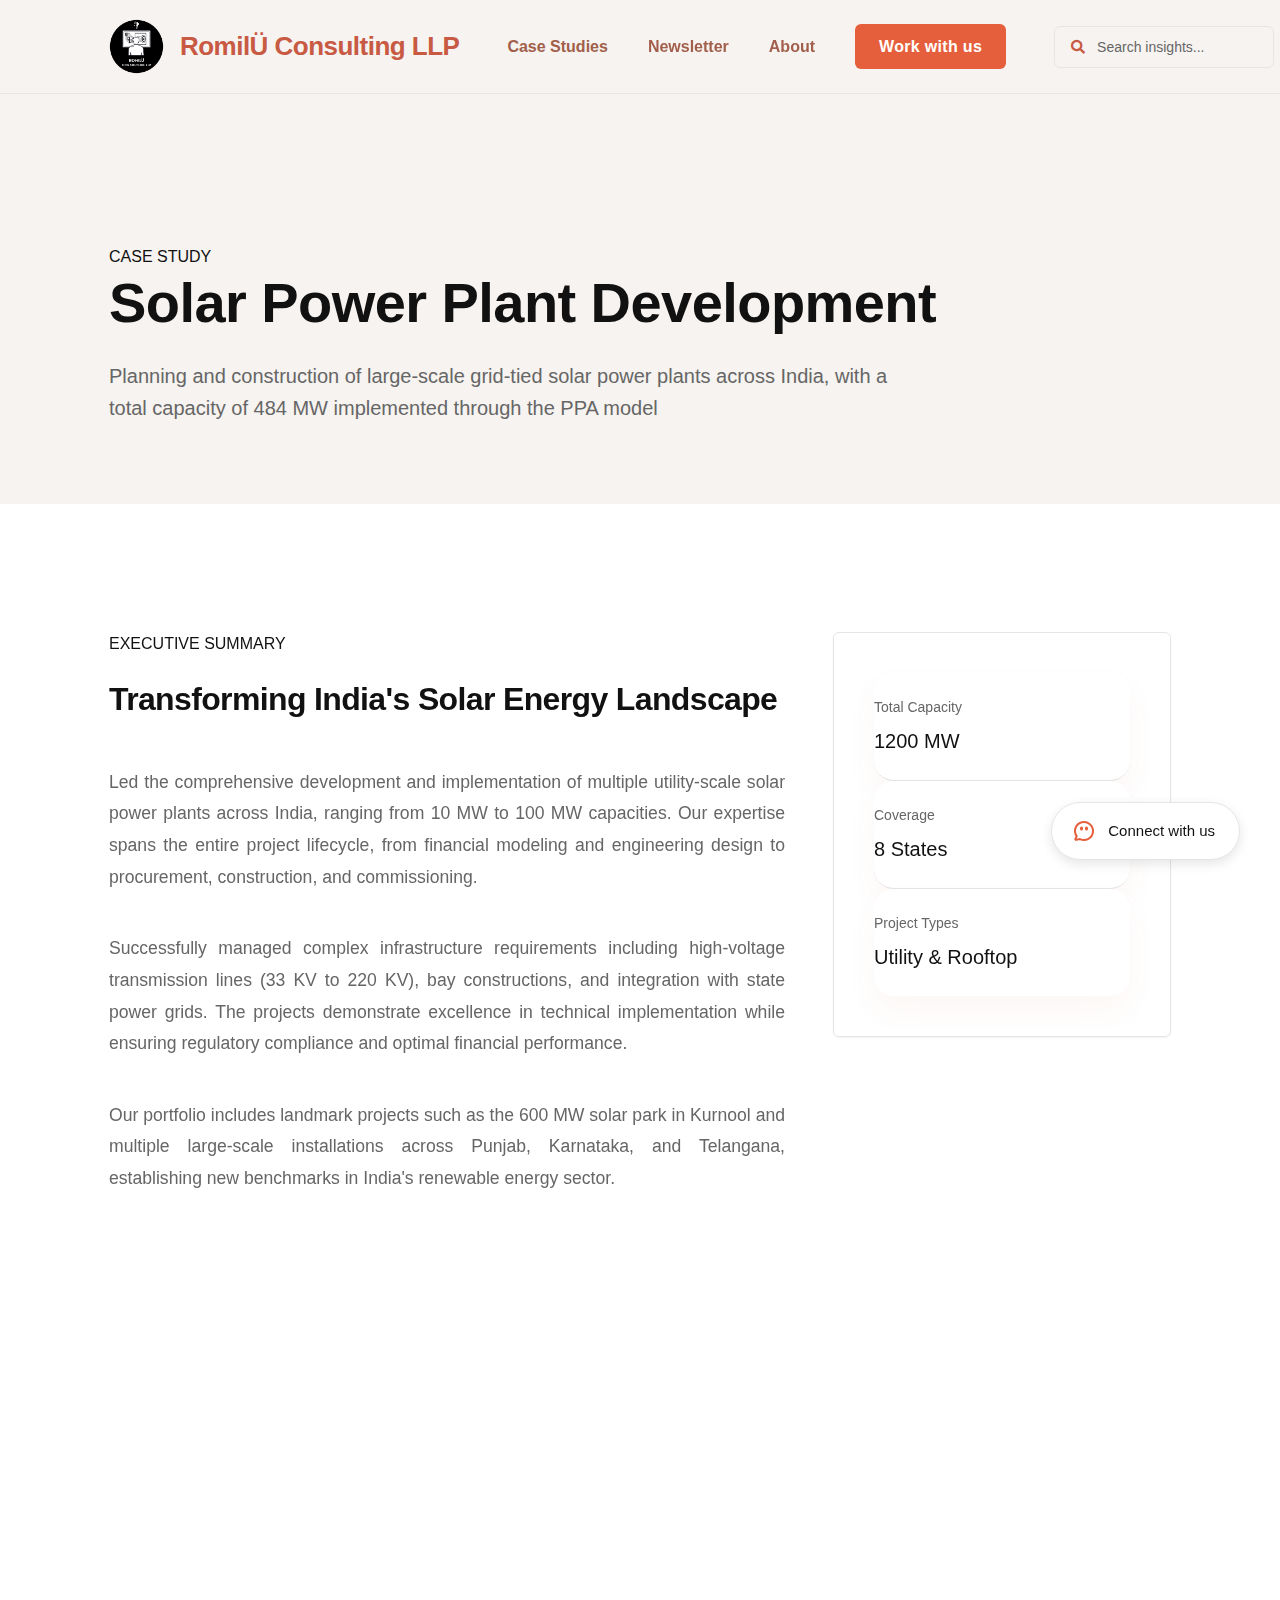
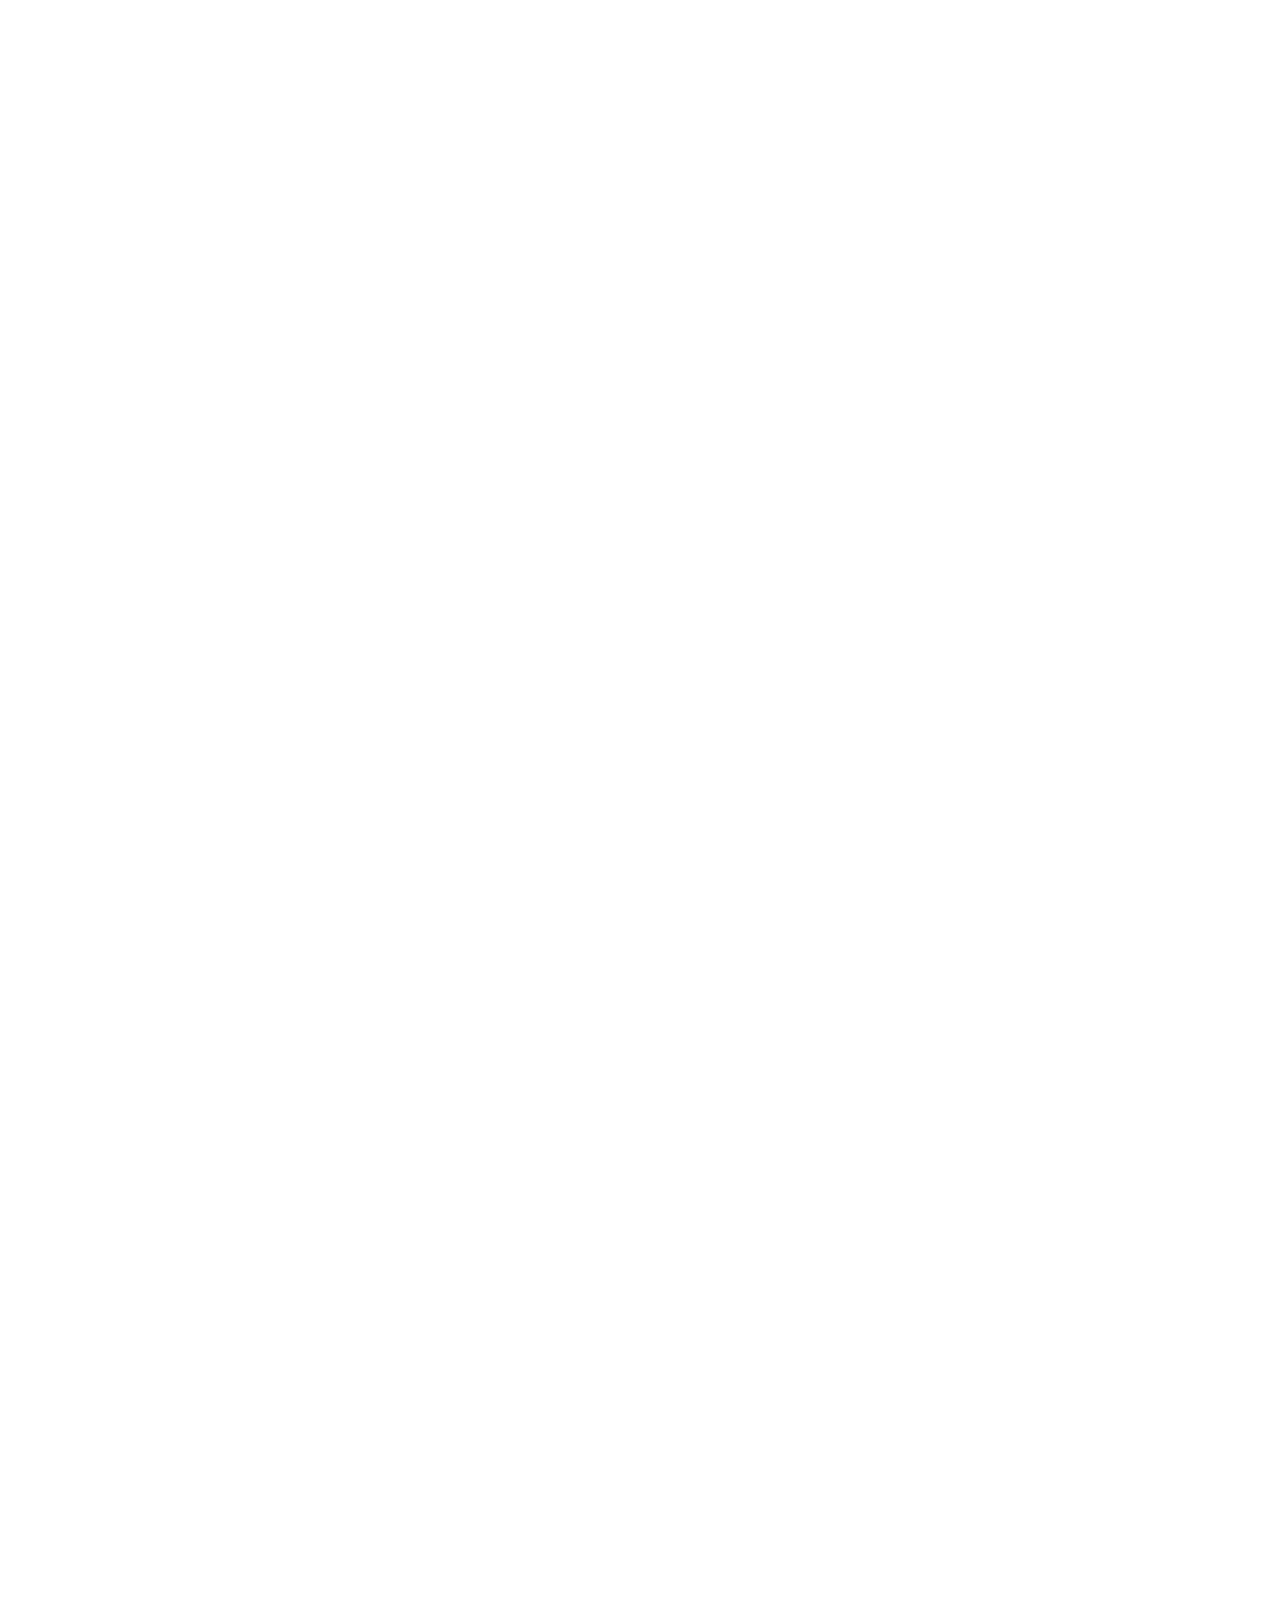
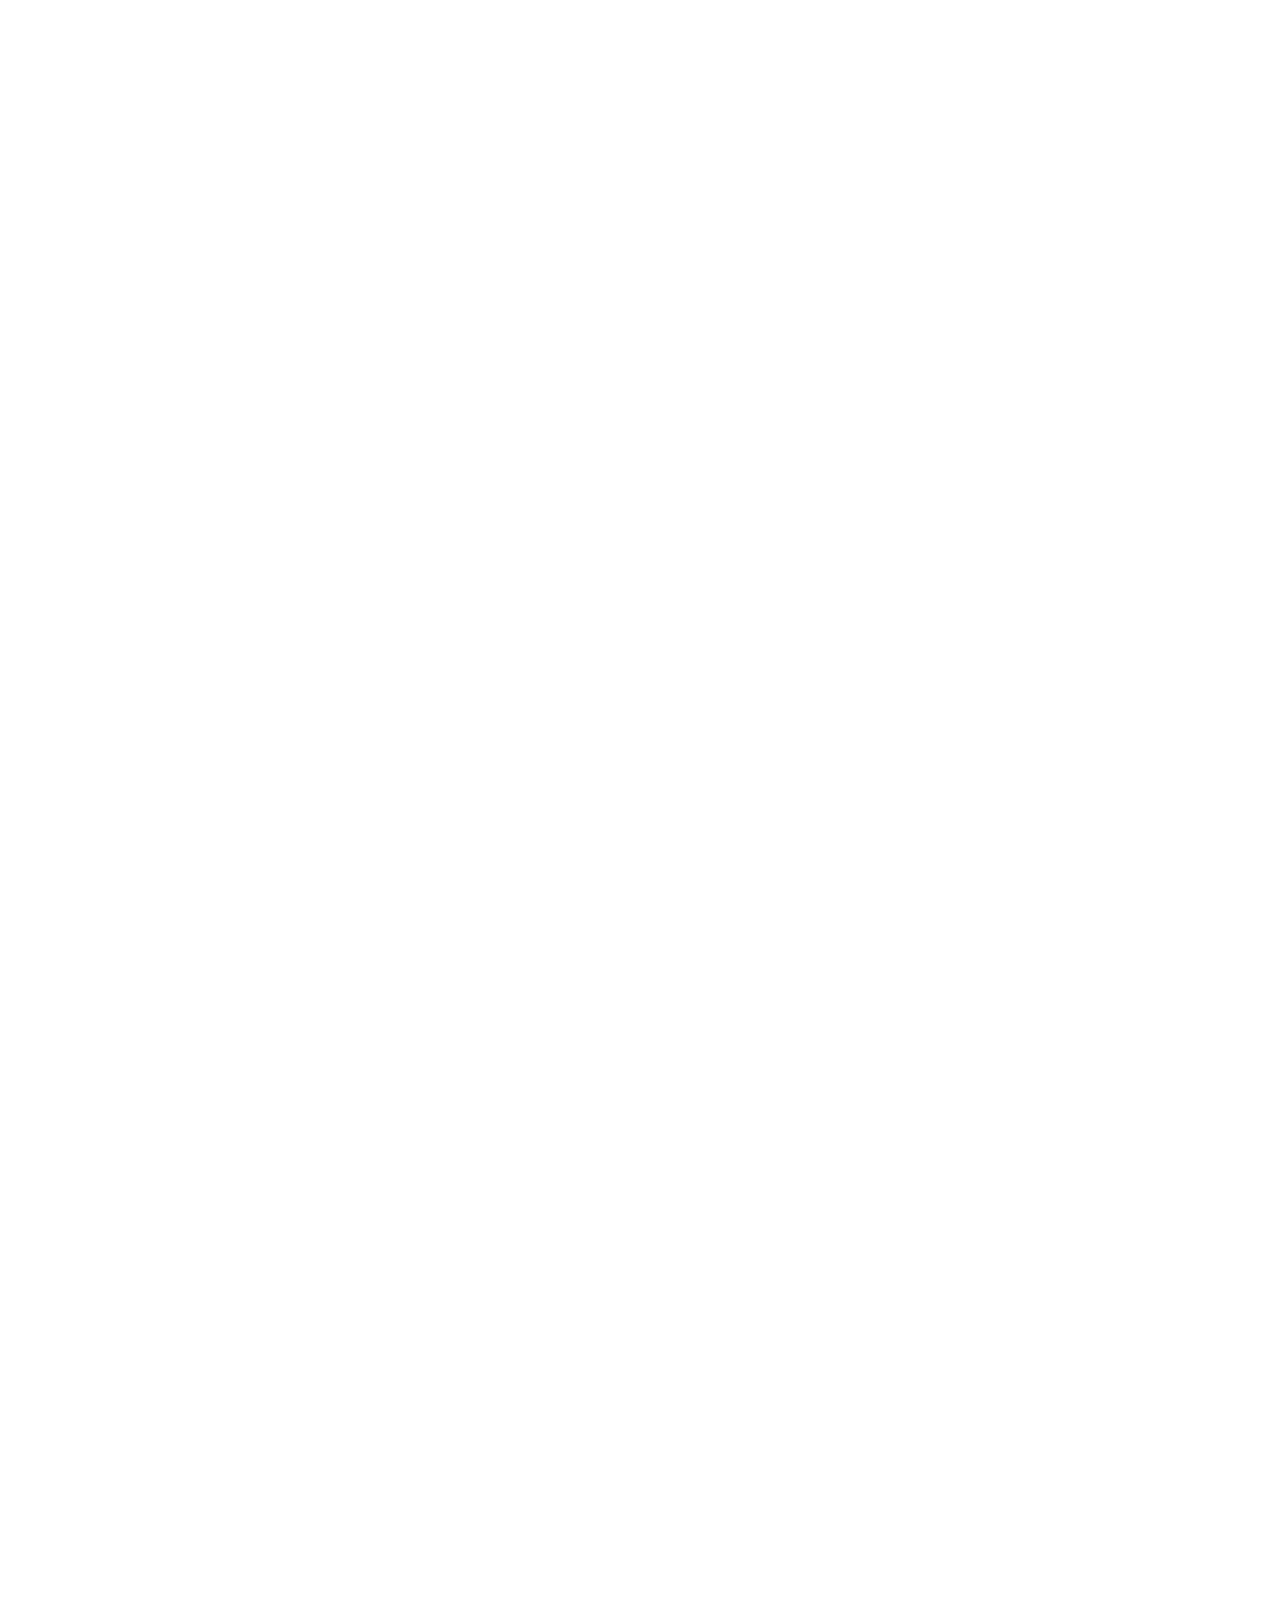
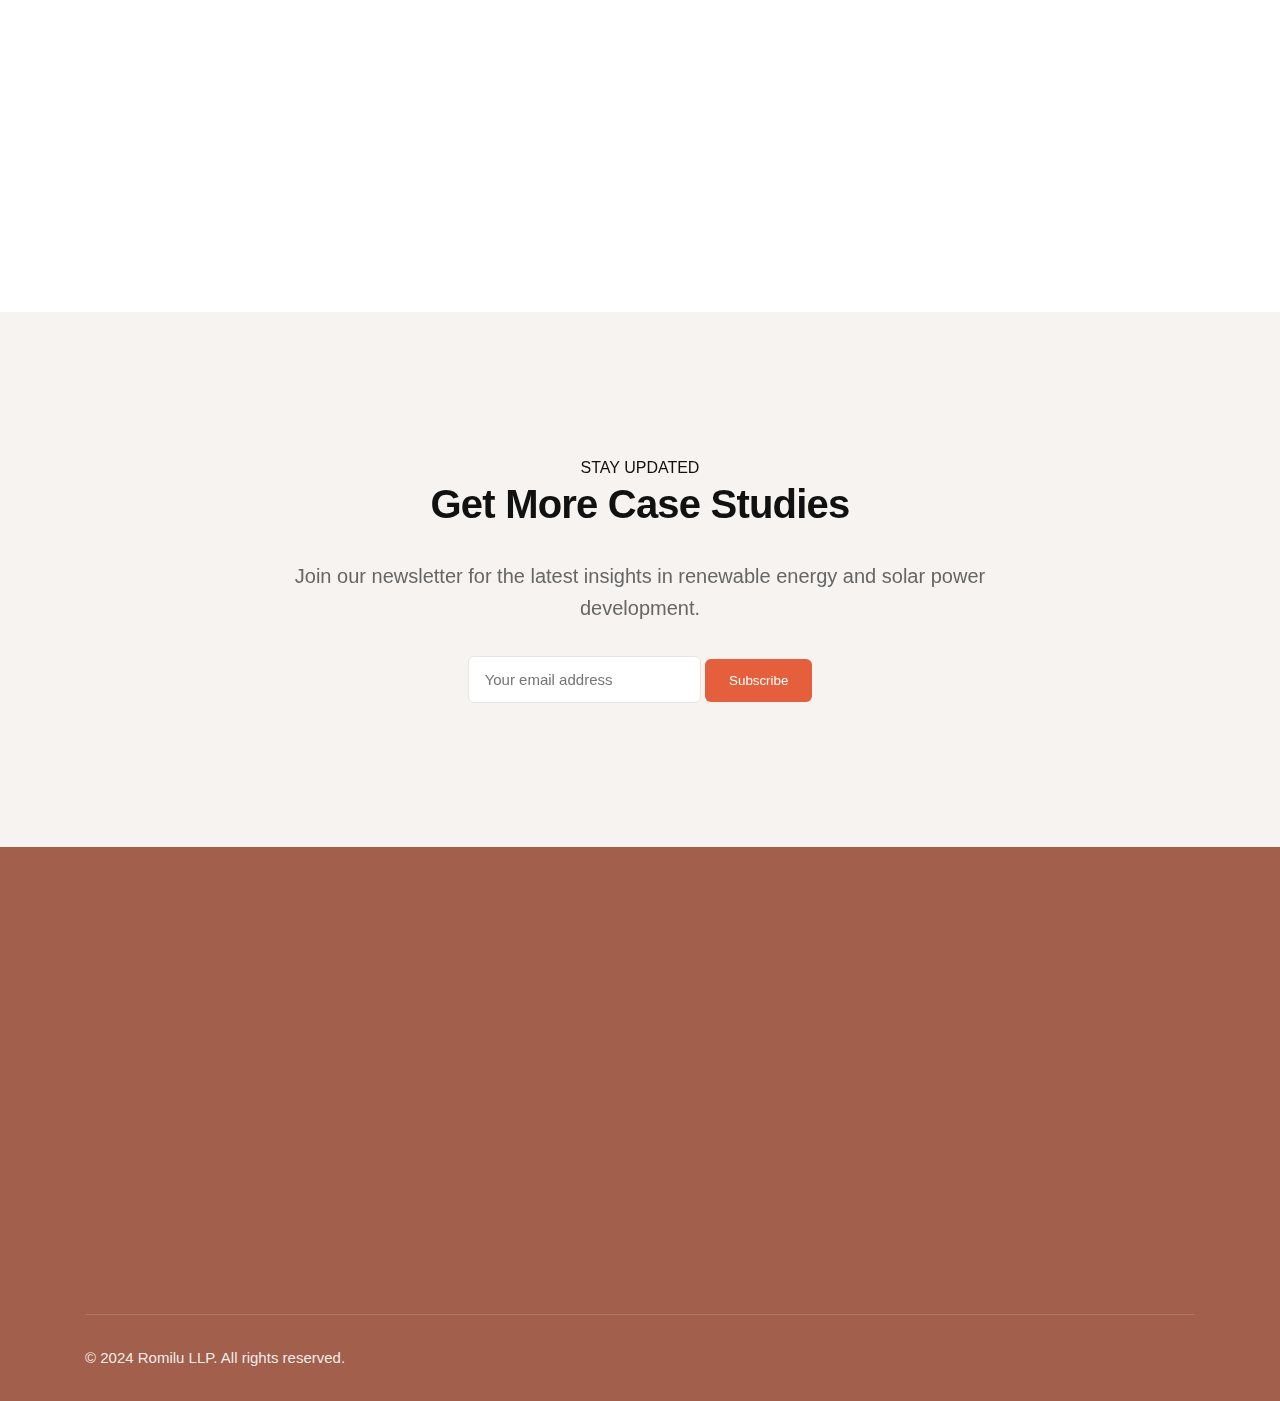
<file: solar-projects-case-study.html>
<!DOCTYPE html>
<html lang="en">
<head>
    <meta charset="UTF-8">
    <meta name="viewport" content="width=device-width, initial-scale=1.0">
    <title>Solar Energy Projects - Romilu LLP</title>
    <link rel="stylesheet" href="styles.css">
    <link rel="stylesheet" href="https://cdnjs.cloudflare.com/ajax/libs/font-awesome/5.15.4/css/all.min.css">
    <link rel="icon" type="image/x-icon" href="assets/images/logos/favicon.ico">
    <link href="https://unpkg.com/aos@2.3.1/dist/aos.css" rel="stylesheet">
</head>
<body>
    <nav>
        <div class="nav-container">
            <a href="index.html" class="logo">
                <img src="./assets/images/logos/romilu-icon.png" alt="Romilu icon">
                RomilÜ Consulting LLP
            </a>
            <div class="nav-right">
                <ul class="nav-links">
                    <li>
                        <a href="case-studies.html">Case Studies</a>
                        <div class="nav-dropdown">
                            <a href="solar-projects-case-study.html" class="dropdown-item">
                                <div class="dropdown-icon">
                                    <svg viewBox="0 0 24 24" fill="none">
                                        <path d="M12 1v2M12 21v2M4.22 4.22l1.42 1.42M18.36 18.36l1.42 1.42M1 12h2M21 12h2M4.22 19.78l1.42-1.42M18.36 5.64l1.42-1.42" stroke="currentColor" stroke-width="2" stroke-linecap="round"/>
                                    </svg>
                                </div>
                                <div class="dropdown-content">
                                    <h4>Solar Power Projects</h4>
                                    <p>1200+ MW Portfolio Implementation</p>
                                </div>
                            </a>
                            <div class="dropdown-divider"></div>
                            <a href="cdm-case-study.html" class="dropdown-item">
                                <div class="dropdown-icon">
                                    <svg viewBox="0 0 24 24" fill="none">
                                        <path d="M21 12.79A9 9 0 1111.21 3 7 7 0 0021 12.79z" stroke="currentColor" stroke-width="2" stroke-linecap="round" stroke-linejoin="round"/>
                                    </svg>
                                </div>
                                <div class="dropdown-content">
                                    <h4>CDM Project</h4>
                                    <p>45% Carbon Reduction Achievement</p>
                                </div>
                            </a>
                            
                            <!-- Show More Trigger -->
                            <div class="dropdown-show-more">
                                <span>View All Case Studies</span>
                                <svg viewBox="0 0 24 24" fill="none" stroke="currentColor">
                                    <path d="M19 9l-7 7-7-7" stroke-width="2" stroke-linecap="round" stroke-linejoin="round"/>
                                </svg>
                            </div>

                            <!-- Extended Case Studies -->
                            <div class="dropdown-extended">
                                <a href="ai-readiness-case-study.html" class="dropdown-item">
                                    <div class="dropdown-icon">
                                        <svg viewBox="0 0 24 24" fill="none">
                                            <path d="M12 2v6M12 16v6M4.93 4.93l4.24 4.24M14.83 14.83l4.24 4.24M2 12h6M16 12h6M4.93 19.07l4.24-4.24M14.83 9.17l4.24-4.24" stroke="currentColor" stroke-width="2" stroke-linecap="round"/>
                                        </svg>
                                    </div>
                                    <div class="dropdown-content">
                                        <h4>AI Readiness Study</h4>
                                        <p>Digital Transformation Strategy</p>
                                    </div>
                                </a>
                                <a href="digital-marketing-case-study.html" class="dropdown-item">
                                    <div class="dropdown-icon">
                                        <svg viewBox="0 0 24 24" fill="none">
                                            <path d="M22 12h-4l-3 9L9 3l-3 9H2" stroke="currentColor" stroke-width="2" stroke-linecap="round" stroke-linejoin="round"/>
                                        </svg>
                                    </div>
                                    <div class="dropdown-content">
                                        <h4>Digital Marketing</h4>
                                        <p>Performance Marketing Analysis</p>
                                    </div>
                                </a>
                                <a href="misleading-ads-case-study.html" class="dropdown-item">
                                    <div class="dropdown-icon">
                                        <svg viewBox="0 0 24 24" fill="none">
                                            <path d="M3 3h7v7H3zM14 3h7v7h-7zM14 14h7v7h-7zM3 14h7v7H3z" stroke="currentColor" stroke-width="2" stroke-linecap="round" stroke-linejoin="round"/>
                                        </svg>
                                    </div>
                                    <div class="dropdown-content">
                                        <h4>Misleading Ads Study</h4>
                                        <p>Consumer Protection Research</p>
                                    </div>
                                </a>
                                <a href="international-projects-case-study.html" class="dropdown-item">
                                    <div class="dropdown-icon">
                                        <svg viewBox="0 0 24 24" fill="none">
                                            <path d="M12 2C6.48 2 2 6.48 2 12s4.48 10 10 10 10-4.48 10-10S17.52 2 12 2zm-1 17.93c-3.95-.49-7-3.85-7-7.93 0-.62.08-1.21.21-1.79L9 15v1c0 1.1.9 2 2 2v1.93zm6.9-2.54c-.26-.81-1-1.39-1.9-1.39h-1v-3c0-.55-.45-1-1-1H8v-2h2c.55 0 1-.45 1-1V7h2c1.1 0 2-.9 2-2v-.41c2.93 1.19 5 4.06 5 7.41 0 2.08-.8 3.97-2.1 5.39z" stroke="currentColor" stroke-width="2"/>
                                        </svg>
                                    </div>
                                    <div class="dropdown-content">
                                        <h4>International Projects</h4>
                                        <p>Global Clean Energy Implementation</p>
                                    </div>
                                </a>
                            </div>
                        </div>
                    </li>
                    <li>
                        <a href="newsletter.html">Newsletter</a>
                        <div class="nav-dropdown">
                            <a href="newsletter.html#weekly" class="dropdown-item">
                                <div class="dropdown-icon">
                                    <svg viewBox="0 0 24 24" fill="none">
                                        <path d="M12 2L2 7l10 5 10-5-10-5zM2 17l10 5 10-5M2 12l10 5 10-5" stroke="currentColor" stroke-width="2" stroke-linecap="round" stroke-linejoin="round"/>
                                    </svg>
                                </div>
                                <div class="dropdown-content">
                                    <h4>Weekly Insights</h4>
                                    <p>Latest updates in renewable energy</p>
                                </div>
                            </a>
                            <div class="dropdown-divider"></div>
                            <a href="newsletter.html#archive" class="dropdown-item">
                                <div class="dropdown-icon">
                                    <svg viewBox="0 0 24 24" fill="none">
                                        <rect x="3" y="3" width="18" height="18" rx="2" stroke="currentColor" stroke-width="2"/>
                                        <path d="M3 9h18M9 3v18" stroke="currentColor" stroke-width="2"/>
                                    </svg>
                                </div>
                                <div class="dropdown-content">
                                    <h4>Newsletter Archive</h4>
                                    <p>Browse past issues and insights</p>
                                </div>
                            </a>
                        </div>
                    </li>
                    <li><a href="about.html">About</a></li>
                    <li><a href="work-with-us.html" class="nav-cta">Work with us</a></li>
                </ul>
                <div class="search-bar">
                    <i class="fas fa-search"></i>
                    <input type="text" placeholder="Search insights...">
                </div>
            </div>
        </div>
    </nav>

        <!-- Same navbar structure as other pages -->
        <div class="nav-container">
            <a href="index.html" class="logo">
                <img src="./assets/images/logos/romilu-icon.png" alt="Romilu icon">
                RomilU Consulting LLP
            </a>
            <div class="nav-right">
                <ul class="nav-links">
                    <li>
                        <a href="case-studies.html">Case Studies</a>
                        <div class="nav-dropdown">
                            <a href="cdm-case-study.html" class="dropdown-item">
                                <div class="dropdown-icon">
                                    <svg viewBox="0 0 24 24" fill="none">
                                        <path d="M13 2L3 14h9l-1 8 10-12h-9l1-8z" stroke="currentColor" stroke-width="2" stroke-linecap="round" stroke-linejoin="round"/>
                                    </svg>
                                </div>
                                <div class="dropdown-content">
                                    <h4>CDM Project</h4>
                                    <p>45% carbon reduction through clean development</p>
                                </div>
                            </a>
                            <div class="dropdown-divider"></div>
                            <a href="solar-projects-case-study.html" class="dropdown-item">
                                <div class="dropdown-icon">
                                    <svg viewBox="0 0 24 24" fill="none">
                                        <path d="M12 3v1m0 16v1m9-9h-1M4 12H3m15.364 6.364l-.707-.707M6.343 6.343l-.707-.707m12.728 0l-.707.707M6.343 17.657l-.707.707M16 12a4 4 0 11-8 0 4 4 0 018 0z" stroke="currentColor" stroke-width="2" stroke-linecap="round" stroke-linejoin="round"/>
                                    </svg>
                                </div>
                                <div class="dropdown-content">
                                    <h4>Solar Projects</h4>
                                    <p>484 MW of solar power plants across India</p>
                                </div>
                            </a>
                        </div>
                    </li>
                    <li>
                        <a href="newsletter.html">Newsletter</a>
                        <div class="nav-dropdown">
                            <a href="newsletter.html#weekly" class="dropdown-item">
                                <div class="dropdown-icon">
                                    <svg viewBox="0 0 24 24" fill="none">
                                        <path d="M12 2L2 7l10 5 10-5-10-5zM2 17l10 5 10-5M2 12l10 5 10-5" stroke="currentColor" stroke-width="2" stroke-linecap="round" stroke-linejoin="round"/>
                                    </svg>
                                </div>
                                <div class="dropdown-content">
                                    <h4>Weekly Insights</h4>
                                    <p>Latest updates in renewable energy</p>
                                </div>
                            </a>
                            <div class="dropdown-divider"></div>
                            <a href="newsletter.html#archive" class="dropdown-item">
                                <div class="dropdown-icon">
                                    <svg viewBox="0 0 24 24" fill="none">
                                        <rect x="3" y="3" width="18" height="18" rx="2" stroke="currentColor" stroke-width="2"/>
                                        <path d="M3 9h18M9 3v18" stroke="currentColor" stroke-width="2"/>
                                    </svg>
                                </div>
                                <div class="dropdown-content">
                                    <h4>Newsletter Archive</h4>
                                    <p>Browse past issues and insights</p>
                                </div>
                            </a>
                        </div>
                    </li>
                    <li><a href="about.html">About</a></li>
                    <li><a href="work-with-us.html" class="nav-cta">Work with us</a></li>
                </ul>
                <div class="search-bar">
                    <i class="fas fa-search"></i>
                    <input type="text" placeholder="Search insights...">
                </div>
            </div>
        </div>
    </nav>

    <main>
        <!-- Case Study Header - white (default) -->
        <section class="case-study-header" data-aos="fade-up">
            <div class="case-study-container">
                <span class="overline">CASE STUDY</span>
                <h1>Solar Power Plant Development</h1>
                <p>Planning and construction of large-scale grid-tied solar power plants across India, with a total capacity of 484 MW implemented through the PPA model</p>
            </div>
        </section>

        <!-- Summary Section - white -->
        <section class="case-study-section" data-aos="fade-up">
            <div class="case-study-container">
                <div class="summary-content">
                    <div class="summary-grid">
                        <div class="summary-main">
                            <span class="overline">EXECUTIVE SUMMARY</span>
                            <h2>Transforming India's Solar Energy Landscape</h2>
                            <p>Led the comprehensive development and implementation of multiple utility-scale solar power plants across India, ranging from 10 MW to 100 MW capacities. Our expertise spans the entire project lifecycle, from financial modeling and engineering design to procurement, construction, and commissioning.</p>
                            <p>Successfully managed complex infrastructure requirements including high-voltage transmission lines (33 KV to 220 KV), bay constructions, and integration with state power grids. The projects demonstrate excellence in technical implementation while ensuring regulatory compliance and optimal financial performance.</p>
                            <p>Our portfolio includes landmark projects such as the 600 MW solar park in Kurnool and multiple large-scale installations across Punjab, Karnataka, and Telangana, establishing new benchmarks in India's renewable energy sector.</p>
                        </div>
                        <div class="summary-highlights">
                            <div class="highlight-item">
                                <span class="highlight-label">Total Capacity</span>
                                <p>1200 MW</p>
                            </div>
                            <div class="highlight-item">
                                <span class="highlight-label">Coverage</span>
                                <p>8 States</p>
                            </div>
                            <div class="highlight-item">
                                <span class="highlight-label">Project Types</span>
                                <p>Utility & Rooftop</p>
                            </div>
                        </div>
                    </div>
                </div>
            </div>
        </section>

        <!-- Overview Section - beige -->
        <section class="case-study-section beige" data-aos="fade-up">
            <div class="case-study-container">
                <div class="methodology-content">
                    <span class="overline">PROJECT FRAMEWORK</span>
                    <h2>Comprehensive Implementation Approach</h2>
                    <p>End-to-end development of utility-scale solar power plants, from concept to commissioning.</p>
                    <div class="methodology-steps">
                        <div class="step">
                            <span class="step-number">01</span>
                            <h3>Project Development</h3>
                            <ul>
                                <li>Financial modeling & PPA</li>
                                <li>Land acquisition</li>
                                <li>Regulatory approvals</li>
                                <li>Grid connectivity</li>
                            </ul>
                        </div>
                        <div class="step">
                            <span class="step-number">02</span>
                            <h3>Engineering & Design</h3>
                            <ul>
                                <li>Technical specifications</li>
                                <li>Layout optimization</li>
                                <li>Transmission planning</li>
                                <li>SCADA integration</li>
                            </ul>
                        </div>
                        <div class="step">
                            <span class="step-number">03</span>
                            <h3>Implementation</h3>
                            <ul>
                                <li>Construction management</li>
                                <li>Quality control</li>
                                <li>Testing & commissioning</li>
                                <li>Grid synchronization</li>
                            </ul>
                        </div>
                    </div>
                </div>
            </div>
        </section>

        <!-- Stats Section - white -->
        <section class="case-study-section" data-aos="fade-up">
            <div class="case-study-container">
                <div class="methodology-content">
                    <span class="overline">KEY ACHIEVEMENTS</span>
                    <h2>Project Milestones</h2>
                    <div class="stats-grid">
                        <div class="stat-card">
                            <h3>100MW</h3>
                            <p>Largest Single Project Capacity</p>
                        </div>
                        <div class="stat-card">
                            <h3>220KV</h3>
                            <p>Highest Transmission Capacity</p>
                        </div>
                        <div class="stat-card">
                            <h3>12+</h3>
                            <p>Major Projects Completed</p>
                        </div>
                    </div>
                </div>
            </div>
        </section>

        <!-- Technical Details Section - beige -->
        <section class="case-study-section beige" data-aos="fade-up">
            <div class="case-study-container">
                <div class="methodology-content">
                    <span class="overline">TECHNICAL FRAMEWORK</span>
                    <h2>Power Plant Components</h2>
                    <div class="solutions-grid">
                        <div class="solution-card">
                            <h3>Generation Systems</h3>
                            <div class="solution-content">
                                <p>Core power generation infrastructure and components.</p>
                                <div class="solution-list">
                                    <h4>Key Elements:</h4>
                                    <ul>
                                        <li>Photovoltaic modules</li>
                                        <li>Mounting structures</li>
                                        <li>Inverter stations</li>
                                        <li>DC cabling systems</li>
                                    </ul>
                                </div>
                            </div>
                        </div>
                        <div class="solution-card">
                            <h3>Transmission Infrastructure</h3>
                            <div class="solution-content">
                                <p>Power evacuation and transmission systems.</p>
                                <div class="solution-list">
                                    <h4>Components:</h4>
                                    <ul>
                                        <li>33/66/132/220 KV lines</li>
                                        <li>Switchyard equipment</li>
                                        <li>Bay installations</li>
                                        <li>Grid substations</li>
                                    </ul>
                                </div>
                            </div>
                        </div>
                        <div class="solution-card">
                            <h3>Control Systems</h3>
                            <div class="solution-content">
                                <p>Monitoring and control infrastructure.</p>
                                <div class="solution-list">
                                    <h4>Features:</h4>
                                    <ul>
                                        <li>SCADA integration</li>
                                        <li>Data telemetry</li>
                                        <li>Protection systems</li>
                                        <li>Remote monitoring</li>
                                    </ul>
                                </div>
                            </div>
                        </div>
                    </div>
                </div>
            </div>
        </section>

        <!-- Implementation Section - white -->
        <section class="case-study-section" data-aos="fade-up">
            <div class="case-study-container">
                <div class="methodology-content">
                    <span class="overline">IMPLEMENTATION PROCESS</span>
                    <h2>Project Execution Framework</h2>
                    <div class="solutions-grid">
                        <div class="solution-card">
                            <h3>Planning & Design</h3>
                            <div class="solution-content">
                                <p>Comprehensive project planning and technical design.</p>
                                <div class="solution-list">
                                    <h4>Key Activities:</h4>
                                    <ul>
                                        <li>Site assessment</li>
                                        <li>Resource planning</li>
                                        <li>Technical drawings</li>
                                        <li>Approval documentation</li>
                                    </ul>
                                </div>
                            </div>
                        </div>
                        <div class="solution-card">
                            <h3>Construction Phase</h3>
                            <div class="solution-content">
                                <p>End-to-end construction management and oversight.</p>
                                <div class="solution-list">
                                    <h4>Components:</h4>
                                    <ul>
                                        <li>Civil works</li>
                                        <li>Equipment installation</li>
                                        <li>Quality control</li>
                                        <li>Safety management</li>
                                    </ul>
                                </div>
                            </div>
                        </div>
                        <div class="solution-card">
                            <h3>Commissioning</h3>
                            <div class="solution-content">
                                <p>Testing and grid integration procedures.</p>
                                <div class="solution-list">
                                    <h4>Processes:</h4>
                                    <ul>
                                        <li>System testing</li>
                                        <li>Grid synchronization</li>
                                        <li>Performance validation</li>
                                        <li>Documentation</li>
                                    </ul>
                                </div>
                            </div>
                        </div>
                    </div>
                </div>
            </div>
        </section>

        <!-- Project Details Section - beige -->
        <section class="case-study-section beige" data-aos="fade-up">
            <div class="case-study-container">
                <div class="methodology-content">
                    <span class="overline">PROJECT SPECIFICS</span>
                    <h2>Implementation Details</h2>
                    <div class="details-grid">
                        <div class="details-card solution-card">
                            <h3>Major Projects</h3>
                            <p>Portfolio of large-scale solar installations across multiple states.</p>
                            <div class="details-list">
                                <h4>Key Projects:</h4>
                                <ul>
                                    <li>100 MW Kurnool Solar Park</li>
                                    <li>100 MW Telangana Project</li>
                                    <li>130 MW Karnataka Project</li>
                                    <li>24 MW Punjab Installation</li>
                                </ul>
                            </div>
                        </div>
                        <div class="details-card solution-card">
                            <h3>Technical Scope</h3>
                            <p>Comprehensive implementation of solar power infrastructure.</p>
                            <div class="details-list">
                                <h4>Components:</h4>
                                <ul>
                                    <li>High-voltage transmission</li>
                                    <li>Grid integration systems</li>
                                    <li>SCADA implementation</li>
                                    <li>Substation development</li>
                                </ul>
                            </div>
                        </div>
                        <div class="details-card solution-card">
                            <h3>Project Management</h3>
                            <p>End-to-end project execution and oversight.</p>
                            <div class="details-list">
                                <h4>Key Areas:</h4>
                                <ul>
                                    <li>Financial modeling</li>
                                    <li>Engineering design</li>
                                    <li>Procurement strategy</li>
                                    <li>Construction management</li>
                                </ul>
                            </div>
                        </div>
                    </div>
                </div>
            </div>
        </section>

        <!-- Results Section - white -->
        <section class="case-study-section" data-aos="fade-up">
            <div class="case-study-container">
                <div class="methodology-content">
                    <span class="overline">OUTCOMES</span>
                    <h2>Project Impact</h2>
                    <div class="results-grid">
                        <div class="result-card solution-card">
                            <h3>Technical Success</h3>
                            <ul>
                                <li>484 MW total capacity</li>
                                <li>Multi-voltage transmission</li>
                                <li>Grid integration</li>
                                <li>SCADA implementation</li>
                            </ul>
                        </div>
                        <div class="result-card solution-card">
                            <h3>Geographic Reach</h3>
                            <ul>
                                <li>8 state coverage</li>
                                <li>Multiple voltage levels</li>
                                <li>Diverse terrains</li>
                                <li>Grid connectivity</li>
                            </ul>
                        </div>
                        <div class="result-card solution-card">
                            <h3>Project Innovation</h3>
                            <ul>
                                <li>Financial modeling</li>
                                <li>Technical design</li>
                                <li>Implementation strategy</li>
                                <li>Operational excellence</li>
                            </ul>
                        </div>
                    </div>
                </div>
            </div>
        </section>

        <!-- Newsletter Section - beige -->
        <section class="newsletter">
            <div class="section-container">
                <div class="newsletter-content">
                    <span class="overline">STAY UPDATED</span>
                    <h2>Get More Case Studies</h2>
                    <p>Join our newsletter for the latest insights in renewable energy and solar power development.</p>
                    <form class="newsletter-form">
                        <input type="email" placeholder="Your email address">
                        <button type="submit">Subscribe</button>
                    </form>
                </div>
            </div>
        </section>
    </main>

    <!-- Same footer structure as other pages -->
    <footer>
        <div class="footer-container">
            <div class="footer-main">
                <div class="footer-brand">
                    <a href="index.html">
                        <img src="assets/images/logos/romilu-logo.png" alt="Romilu Consulting LLP" class="footer-logo">
                    </a>
                    <p>Renewable energy research and strategic consulting</p>
                </div>
                <div class="footer-links">
                    <div class="footer-col">
                        <h3>Company</h3>
                        <ul>
                            <li><a href="about.html">About</a></li>
                            <li><a href="case-studies.html">Case Studies</a></li>
                            <li><a href="newsletter.html">Newsletter</a></li>
                        </ul>
                    </div>
                    <div class="footer-col">
                        <h3>Contact</h3>
                        <ul>
                            <li><a href="mailto:hello@romilu.com">hello@romilu.com</a></li>
                            <li><a href="https://twitter.com/romilu">Twitter</a></li>
                            <li><a href="https://linkedin.com/company/romilu">LinkedIn</a></li>
                        </ul>
                    </div>
                </div>
            </div>
            <div class="footer-bottom">
                <p>© 2024 Romilu LLP. All rights reserved.</p>
            </div>
        </div>
    </footer>

    <script src="js/search.js"></script>
    <script src="https://unpkg.com/aos@2.3.1/dist/aos.js"></script>
    <script>
        AOS.init();
    </script>

    <a href="https://wa.me/919810336031?text=Hello!%20I'm%20interested%20in%20learning%20more%20about%20Romilu's%20renewable%20energy%20consulting%20services%20and%20would%20love%20to%20discuss%20how%20you%20can%20help%20transform%20our%20energy%20infrastructure." class="whatsapp-float" target="_blank" rel="noopener noreferrer" aria-label="Chat with us on WhatsApp">
        <svg viewBox="0 0 24 24" fill="none" stroke="currentColor">
            <path d="M3 21l1.65-3.8a9 9 0 1 1 3.4 2.9L3 21"/>
            <path d="M9 10a.5.5 0 0 0 1 0V9a.5.5 0 0 0-1 0v1Zm5 0a.5.5 0 0 0 1 0V9a.5.5 0 0 0-1 0v1Z"/>
        </svg>
        <span>Connect with us</span>
    </a>
</body>
</html>
</file>
<file: styles.css>
:root {
    /* Updated brand colors */
    --bfm-brown: #C85A44;        /* Main brand brown */
    --bfm-hover: #B34E3A;        /* Darker brown for hover */
    --bfm-dark: #A25F4B;         /* Even darker for deep hover */
    --bfm-beige: #F6F3F0;
    --bfm-text: #111111;
    --bfm-text-light: #666666;  /* Secondary text */
    --bfm-border: #E5E5E5;      /* Border color */
    --primary: #1a1a1a;
    --secondary: #666;
    --accent: #0066ff;
    --background: #fff;
    --card-bg: #FFFFFF;     /* White card background */
    --surface: #f5f5f5;     /* Slightly darker beige for contrast */
    --text: #111111;
    --border: #E5E5E5;
    --radius: 6px;
    --shadow: 0 1px 2px rgba(0, 0, 0, 0.05);
    --transition: all 0.15s ease;
    --nav-bg: #F6F3F0;          /* Exact navbar beige */
    --tag-bg: #F2F0ED;         /* Tag background */
    --brown-bg: #F6F3F0;        /* Main brown background */
    --beige-bg: #FAF9F7;        /* Secondary beige background */
    --brown: #F6F3F0;          /* Main brown */
    --brown-dark: #EBE8E5;     /* Darker brown for hover/active */
    --brown-light: #FAF9F7;    /* Lighter brown */
    --bfm-brown: #E65F3C;        /* Exact BFM+ button orange-brown */
    --card-brown: #F6F3F0; /* Card/section background brown */
    --tag-brown: #EBE8E5;  /* Tag background brown */
    --bfm-light: #9F8B82;       /* Lighter brown for secondary */
}

/* Dark theme variables */
[data-theme="dark"] {
    --primary-color: #4a9eff;
    --secondary-color: #2980b9;
    --text-color: #fff;
    --background-color: #1a1a1a;
}

/* Reset & Base */
* {
    margin: 0;
    padding: 0;
    box-sizing: border-box;
    -webkit-font-smoothing: antialiased;
}

body {
    font-family: "Roobert", "Space Grotesk", -apple-system, sans-serif;
    background: white;
    color: var(--bfm-text);
    line-height: 1.5;
}

/* Loading Screen */
.loading-screen {
    position: fixed;
    width: 100%;
    height: 100%;
    background: var(--background);
    display: flex;
    justify-content: center;
    align-items: center;
    z-index: 9999;
    transition: opacity 0.5s;
}

.loader {
    width: 50px;
    height: 50px;
    border: 5px solid #f3f3f3;
    border-top: 5px solid var(--primary);
    border-radius: 50%;
    animation: spin 1s linear infinite;
}

@keyframes spin {
    0% { transform: rotate(0deg); }
    100% { transform: rotate(360deg); }
}

/* Navigation */
nav {
    position: fixed;
    top: 0;
    left: 0;
    right: 0;
    width: 100%;
    background: var(--bfm-beige);
    border-bottom: 1px solid var(--bfm-border);
    padding: 0.25rem 0;  /* Reduced padding */
    z-index: 1000;
}

/* Logo styles */
.logo {
    display: flex;
    align-items: center;
    gap: 1rem;
    color: #C85A44;
    font-family: "Roobert", "Space Grotesk", -apple-system, sans-serif;
    font-size: 1.625rem;
    font-weight: 700;
    letter-spacing: -0.02em;
    text-decoration: none;
    transition: all 0.3s ease;
    white-space: nowrap;
    margin-right: 3rem;
}

.logo img {
    height: 55px; /* Keep the larger logo */
    width: auto;
    display: block;
    object-fit: contain;
}

/* Navigation container */
.nav-container {
    max-width: 1110px;
    margin: 0 auto;
    padding: 0 1.5rem;
    display: flex;
    justify-content: space-between;
    align-items: center;
    height: 85px; /* Reduced from 90px to 85px */
}

/* Right side container */
.nav-right {
    display: flex;
    align-items: center;
    gap: 3rem;
    flex-shrink: 0;
}

/* Nav links */
.nav-links {
    display: flex;
    gap: 2.5rem;
    align-items: center;
    list-style: none;
    flex-shrink: 0;
}

.nav-links a {
    color: #A25F4B;
    text-decoration: none;
    font-size: 1rem;
    font-weight: 600;
    transition: all 0.3s ease;
    position: relative;
}

.nav-links a::after {
    content: '';
    position: absolute;
    bottom: -4px;
    left: 0;
    width: 100%;
    height: 2px;
    background: #A25F4B;
    transform: scaleX(0);
    transition: transform 0.3s ease;
}

.nav-links a:hover {
    color: #8B4E3C;
}

.nav-links a:hover::after {
    transform: scaleX(1);
}

.nav-cta {
    background: #A25F4B;
    color: white !important;
    padding: 0.75rem 1.5rem;
    border-radius: 6px;
    font-weight: 600;
    transition: all 0.3s ease !important;
    transform: translateY(0);
}

.nav-cta:hover {
    background: #8B4E3C;
    transform: translateY(-2px);
    box-shadow: 0 4px 12px rgba(162, 95, 75, 0.15);
}

/* Hero Section */
.hero {
    padding: 9rem 1.5rem 5rem;
    background: var(--bfm-bg);
    text-align: center;
    background-image: url('../assets/images/hero/hero-bg.jpg');
    background-size: cover;
    background-position: center;
}

.hero-container {
    width: 100%;
    margin: 0 auto;
    padding: 6rem 1.5rem;
}

.hero-content {
    width: 95%;
    margin: 0 auto;
    text-align: center;
}

.hero h1 {
    font-size: 4rem;
    font-weight: 600;
    line-height: 1.2;
    margin-bottom: 1.25rem;
    color: var(--text);
    opacity: 0;
    transform: translateY(20px);
    animation: fadeUp 0.6s ease forwards;
}

.hero p {
    font-size: 1.125rem;
    color: var(--secondary);
    margin-bottom: 2rem;
    line-height: 1.5;
    opacity: 0;
    transform: translateY(20px);
    animation: fadeUp 0.6s ease forwards 0.2s;
}

.hero-cta {
    opacity: 0;
    transform: translateY(20px);
    animation: fadeUp 0.6s ease forwards 0.4s;
}

/* Buttons */
.primary-button, .secondary-button {
    display: inline-block;
    padding: 1rem 2rem;
    border-radius: var(--radius);
    text-decoration: none;
    font-weight: 500;
    transition: var(--transition);
}

.primary-button {
    background: var(--bfm-brown);
    color: white;
    padding: 0.875rem 1.5rem;
    border-radius: 6px;
    font-size: 0.9375rem;
    font-weight: 500;
    text-decoration: none;
    transition: all 0.3s cubic-bezier(0.4, 0, 0.2, 1);
}

.primary-button:hover {
    background: var(--bfm-hover);
    transform: translateY(-2px);
    box-shadow: 0 4px 12px rgba(162, 95, 75, 0.15);
}

.secondary-button {
    background: transparent;
    color: var(--text);
    border: 1px solid var(--secondary);
    margin-left: 1rem;
}

/* Case Studies */
.case-studies {
    padding: 5rem 1.5rem;
    background: var(--beige-bg);
}

.case-grid {
    display: grid;
    grid-template-columns: repeat(2, 1fr);
    gap: 1.5rem;
    max-width: 1110px;
    margin: 0 auto;
}

.case-card {
    background: var(--card-bg);
    border: 1px solid var(--border);
    border-radius: var(--radius);
    overflow: hidden;
    text-decoration: none;
    color: var(--text);
    transition: border-color 0.2s ease;
    display: flex;
    flex-direction: column;
    opacity: 0;
    transform: translateY(20px);
    animation: fadeUp 0.6s ease forwards;
}

.case-card:hover {
    border-color: #A25F4B !important;
}

.case-card:hover .read-more {
    padding-left: 8px;
    color: var(--text);
}

.case-image {
    position: relative;
    padding-top: 56%;
    background: var(--surface);
    overflow: hidden;
}

.case-image img {
    position: absolute;
    top: 0;
    left: 0;
    width: 100%;
    height: 100%;
    object-fit: cover;
    transition: transform 0.3s ease;
}

.case-card:hover .case-image img {
    transform: scale(1.05);
}

.case-content {
    padding: 2rem;
    display: flex;
    flex-direction: column;
    gap: 1rem;
}

.case-content .tags {
    order: -1; /* Ensures tags appear at the top */
    display: flex;
    gap: 0.5rem;
    flex-wrap: wrap;
    margin-bottom: 0.5rem;
}

.case-content h2 {
    margin: 0;
    font-size: 1.5rem;
    line-height: 1.3;
    color: var(--text);
}

.case-content p {
    margin: 0;
    color: var(--secondary);
}

.case-content .read-more {
    margin-top: auto;
    background: #A25F4B;
    color: white;
    padding: 0.75rem 1.25rem;
    border-radius: var(--radius);
    font-size: 0.875rem;
    font-weight: 500;
    display: inline-flex;
    align-items: center;
    transition: all 0.3s cubic-bezier(0.4, 0, 0.2, 1);
}

.read-more:hover {
    transform: translateY(-2px);
    box-shadow: 0 4px 12px rgba(162, 95, 75, 0.15);
}

.case-tag {
    align-self: flex-start;
    padding: 0.375rem 0.75rem;
    background: var(--brown-bg);
    border-radius: 100px;
    font-size: 0.75rem;
    font-weight: 500;
    color: var(--secondary);
}

.case-tag.brown {
    color: #A25F4B !important;
}

/* Newsletter Section */
.newsletter {
    background: var(--bfm-beige);
    padding: 5rem 1.5rem;
}

.newsletter-content {
    text-align: center;
    max-width: 800px;
    margin: 0 auto;
    padding: 4rem 0;
}

.newsletter-content h1 {
    font-size: 3.5rem;
    line-height: 1.2;
    margin-bottom: 1.5rem;
    color: var(--bfm-text);
}

.newsletter-content p {
    font-size: 1.25rem;
    line-height: 1.6;
    margin-bottom: 2rem;
    color: var(--bfm-text-light);
}

.newsletter-features {
    display: flex;
    justify-content: center;
    gap: 2rem;
    margin-top: 2rem;
}

.newsletter-form {
    max-width: 500px;
    margin: 0 auto;
}

.newsletter-form input {
    flex: 1;
    padding: 0.875rem 1rem;
    border: 1px solid var(--bfm-border);
    border-radius: 6px;
    font-size: 0.9375rem;
}

.newsletter-form button {
    background: var(--bfm-brown);
    color: white;
    border: none;
    padding: 0.875rem 1.5rem;
    border-radius: 6px;
    font-weight: 500;
    transition: background 0.15s ease;
}

.newsletter-features {
    display: flex;
    justify-content: center;
    gap: 2rem;
}

.feature {
    display: flex;
    align-items: center;
    gap: 0.5rem;
    color: var(--bfm-text-light);
    font-size: 0.875rem;
}

/* Case Studies Grid */
.case-studies {
    padding: 5rem 1.5rem;
}

.case-grid {
    display: grid;
    grid-template-columns: repeat(2, 1fr);
    gap: 2rem;
    max-width: 1110px;
    margin: 0 auto;
}

.case-card {
    border: 1px solid var(--bfm-border);
    border-radius: 8px;
    overflow: hidden;
    text-decoration: none;
    transition: all 0.2s ease;
}

.case-image {
    aspect-ratio: 16/9;
    position: relative;
    overflow: hidden;
}

.case-image img {
    width: 100%;
    height: 100%;
    object-fit: cover;
    transition: transform 0.3s ease;
}

.case-card:hover .case-image img {
    transform: scale(1.05);
}

.case-content {
    padding: 1.5rem;
}

.case-tags {
    display: flex;
    gap: 0.5rem;
    margin-bottom: 1rem;
}

.case-tag {
    padding: 0.375rem 0.75rem;
    background: var(--bfm-bg);
    border-radius: 100px;
    font-size: 0.75rem;
    color: var(--bfm-text-light);
}

.case-tag.featured {
    background: #EBE8E5;
    color: var(--bfm-brown);
}

.case-content h3 {
    font-size: 1.25rem;
    font-weight: 600;
    margin-bottom: 0.5rem;
    color: var(--bfm-text);
}

.case-content p {
    font-size: 0.875rem;
    color: var(--bfm-text-light);
    margin-bottom: 1.25rem;
}

.read-more {
    color: var(--bfm-brown);
    font-size: 0.875rem;
    font-weight: 500;
    display: flex;
    align-items: center;
    gap: 0.375rem;
}

/* Footer */
footer {
    background: #A25F4B;
    color: white;
    padding: 5rem 1.5rem 2rem;
}

.footer-container {
    max-width: 1110px;
    margin: 0 auto;
}

.footer-main {
    display: grid;
    grid-template-columns: auto 1fr;
    gap: 6rem;
    margin-bottom: 4rem;
    align-items: flex-start;
}

.footer-brand {
    display: flex;
    flex-direction: column;
    align-items: flex-start;
    margin-right: 6rem;
}

.footer-logo {
    width: 250px;
    height: auto;
    margin-bottom: 2.5rem;
    transition: filter 0.3s ease;
}

.footer-brand p {
    color: rgba(255, 255, 255, 0.9);
    font-size: 1.0625rem;
    font-weight: 500;
}

.footer-links {
    display: grid;
    grid-template-columns: repeat(2, 1fr);
    gap: 5rem;
    padding-top: 0.5rem;
}

.footer-col h3 {
    color: white;
    font-size: 1.125rem;
    font-weight: 600;
    margin-bottom: 1.5rem;
}

.footer-col ul {
    list-style: none;
}

.footer-col ul li {
    margin-bottom: 1rem;
}

.footer-col a {
    color: rgba(255, 255, 255, 0.9);
    text-decoration: none;
    font-size: 1rem;
    font-weight: 500;
    transition: all 0.2s ease;
    padding: 0.25rem 0;
}

.footer-col a:hover {
    color: white;
    transform: translateX(4px);
}

.footer-bottom {
    padding-top: 2rem;
    border-top: 1px solid rgba(255, 255, 255, 0.15);
}

.footer-bottom p {
    color: rgba(255, 255, 255, 0.9);
    font-size: 0.9375rem;
    font-weight: 500;
}

/* Footer logo and link styles */
.footer-brand a {
    display: block;
    transition: transform 0.3s ease;
}

.footer-brand a:hover {
    transform: translateY(-4px);
}

.footer-brand a:hover .footer-logo {
    filter: brightness(1.15);
}

.footer-logo {
    width: 250px;
    height: auto;
    margin-bottom: 2.5rem;
    transition: filter 0.3s ease;
}

/* Animations */
@keyframes fadeIn {
    from { opacity: 0; }
    to { opacity: 1; }
}

@keyframes fadeUp {
    from {
        opacity: 0;
        transform: translateY(20px);
    }
    to {
        opacity: 1;
        transform: translateY(0);
    }
}

@keyframes slideUp {
    from { 
        transform: translateY(20px);
        opacity: 0;
    }
    to { 
        transform: translateY(0);
        opacity: 1;
    }
}

@keyframes scaleIn {
    from { 
        transform: scale(0.95);
        opacity: 0;
    }
    to { 
        transform: scale(1);
        opacity: 1;
    }
}

/* Services Section */
.services {
    padding: 80px 20px;
    text-align: center;
}

.services h2 {
    margin-bottom: 40px;
}

.services-grid {
    display: grid;
    grid-template-columns: repeat(auto-fit, minmax(250px, 1fr));
    gap: 30px;
    max-width: 1200px;
    margin: 0 auto;
}

/* Service Cards with 3D effect */
.service-card {
    position: relative;
    height: 300px;
    perspective: 1500px;
    cursor: pointer;
}

.card-front,
.card-back {
    position: absolute;
    width: 100%;
    height: 100%;
    backface-visibility: hidden;
    transition: transform 0.8s;
    padding: 30px;
    border-radius: 15px;
    background: rgba(255, 255, 255, 0.1);
    backdrop-filter: blur(10px);
    box-shadow: 0 8px 32px rgba(31, 38, 135, 0.37);
}

.card-back {
    transform: rotateY(180deg);
}

.service-card:hover .card-front {
    transform: rotateY(180deg);
}

.service-card:hover .card-back {
    transform: rotateY(360deg);
}

.service-card i {
    font-size: 40px;
    color: #007bff;
    margin-bottom: 20px;
}

/* Stats Section */
.stats {
    background: linear-gradient(45deg, var(--primary), var(--secondary));
    color: white;
    padding: 80px 20px;
}

.stat-container {
    display: grid;
    grid-template-columns: repeat(auto-fit, minmax(200px, 1fr));
    gap: 40px;
    max-width: 1200px;
    margin: 0 auto;
    text-align: center;
}

.stat-item {
    padding: 20px;
}

.stat-item i {
    font-size: 40px;
    margin-bottom: 15px;
}

/* Team Section */
.team {
    padding: 80px 20px;
    background: #f8f9fa;
}

.team h2 {
    text-align: center;
    margin-bottom: 50px;
}

.team-grid {
    display: grid;
    grid-template-columns: repeat(auto-fit, minmax(250px, 1fr));
    gap: 30px;
    max-width: 1200px;
    margin: 0 auto;
}

.team-member {
    text-align: center;
    background: white;
    padding: 20px;
    border-radius: 10px;
    box-shadow: 0 5px 15px rgba(0,0,0,0.1);
    transition: transform 0.3s;
}

.team-member:hover {
    transform: translateY(-10px);
}

.team-member img {
    width: 200px;
    height: 200px;
    border-radius: 50%;
    object-fit: cover;
    margin-bottom: 20px;
}

/* Mobile Navigation */
.burger {
    display: none;
    cursor: pointer;
}

.burger div {
    width: 25px;
    height: 3px;
    background-color: #333;
    margin: 5px;
    transition: all 0.3s ease;
}

@media screen and (max-width: 768px) {
    .nav-links {
        position: fixed;
        right: -100%;
        top: 70px;
        height: calc(100vh - 70px);
        background: white;
        flex-direction: column;
        align-items: center;
        justify-content: space-evenly;
        width: 100%;
        transition: right 0.5s ease;
    }

    .nav-links.active {
        right: 0;
    }

    .burger {
        display: block;
    }

    .contact-container {
        grid-template-columns: 1fr;
    }

    .hero-content h1 {
        font-size: 2.5rem;
    }

    .typing-text {
        font-size: 1.2rem;
    }

    .stats {
        padding: 40px 0;
    }

    .counter {
        font-size: 2rem;
    }
}

/* Smooth scroll behavior */
html {
    scroll-behavior: smooth;
}

/* Contact Section */
.contact {
    background: #fff;
    padding: 80px 20px;
}

.contact h2 {
    text-align: center;
    margin-bottom: 40px;
}

.contact-container {
    display: grid;
    grid-template-columns: 1fr 1fr;
    gap: 40px;
    max-width: 1200px;
    margin: 0 auto;
}

#contact-form {
    display: flex;
    flex-direction: column;
    gap: 20px;
}

#contact-form input,
#contact-form textarea {
    padding: 15px;
    border: 1px solid #ddd;
    border-radius: 5px;
    font-size: 16px;
}

#contact-form textarea {
    min-height: 150px;
    resize: vertical;
}

#contact-form button {
    padding: 15px 30px;
    background: #A25F4B !important;
    color: white;
    border: none;
    border-radius: 5px;
    cursor: pointer;
    font-size: 16px;
    transition: background 0.3s;
}

#contact-form button:hover {
    background: #8B4E3C !important;
}

.contact-info {
    display: flex;
    flex-direction: column;
    gap: 30px;
}

.info-item {
    display: flex;
    align-items: center;
    gap: 15px;
}

.info-item i {
    font-size: 24px;
    color: var(--primary);
}

/* Featured Insights Section */
.featured-insights {
    background: var(--bfm-bg);
    padding: 5rem 1.5rem;
}

.section-header {
    text-align: center;
    margin-bottom: 2.5rem;
}

.section-header .overline {
    background: var(--brown-dark);
    color: #B3A69B;
    padding: 0.375rem 0.75rem;
    border-radius: 100px;
    font-size: 0.75rem;
    font-weight: 500;
    display: inline-block;
    margin-bottom: 1.5rem;
}

.section-header h2 {
    font-size: 2.25rem;
    font-weight: 600;
    margin-bottom: 1rem;
    color: var(--text);
}

.section-header p {
    color: var(--secondary);
    font-size: 1.125rem;
}

.insights-grid {
    display: grid;
    grid-template-columns: repeat(3, 1fr);
    gap: 1.5rem;
    max-width: 1110px;
    margin: 0 auto;
}

.insight-card {
    background: var(--card-bg);
    border: 1px solid var(--border);
    border-radius: var(--radius);
    padding: 2rem;
    text-decoration: none;
    color: var(--text);
    transition: border-color 0.2s ease;
    display: flex;
    flex-direction: column;
    gap: 1rem;
}

.insight-card:hover {
    border-color: #A25F4B !important;
}

.insight-number {
    font-size: 0.875rem;
    color: #A25F4B !important;
    font-weight: 500;
}

.insight-card h3 {
    font-size: 1.375rem;
    font-weight: 600;
    color: var(--text);
}

.insight-card p {
    color: var(--secondary);
    font-size: 0.9375rem;
    line-height: 1.6;
    margin-bottom: 1.5rem;
}

.insight-card .read-more {
    color: white;
    font-weight: 500;
    margin-top: auto;
    display: inline-flex;
    align-items: center;
}

/* Methodology Section */
.methodology {
    background: var(--brown-light);
    padding: 5rem 1.5rem;
}

.methodology-content {
    max-width: 1110px;
    margin: 0 auto;
    text-align: center;
}

.methodology-steps {
    display: grid;
    grid-template-columns: repeat(3, 1fr);
    gap: 2rem;
    margin-top: 3rem;
}

.step {
    background: var(--card-bg);
    border: 1px solid var(--border);
    border-radius: var(--radius);
    padding: 2rem;
    transition: border-color 0.2s ease;
}

.step:hover {
    border-color: var(--text);
}

.step-number {
    font-size: 0.875rem;
    color: #A25F4B !important;
    font-weight: 500;
    margin-bottom: 1rem;
    display: block;
}

.step h3 {
    font-size: 1.25rem;
    font-weight: 600;
    margin-bottom: 0.75rem;
}

.step p {
    color: var(--secondary);
    font-size: 0.9375rem;
    line-height: 1.6;
}

/* Brown text utility class */
.brown-text {
    color: var(--brown) !important;
}

/* Search bar */
.search-bar {
    display: flex;
    align-items: center;
    background: var(--card-brown);
    border: 1px solid var(--border);
    border-radius: var(--radius);
    padding: 0.75rem 1rem;
    width: 220px;
}

.search-bar:hover {
    border-color: #A25F4B !important;
    transform: translateY(-1px);
    box-shadow: 0 4px 12px rgba(162, 95, 75, 0.1);
}

.search-bar i {
    color: #A25F4B !important;
    margin-right: 0.75rem;
    font-size: 0.875rem;
}

.search-bar input {
    background: none;
    border: none;
    font-size: 0.875rem;
    color: var(--text);
    width: 100%;
}

.search-bar input::placeholder {
    color: var(--secondary);
}

.search-bar input:focus {
    outline: none;
}

/* Updated tag styles */
.tags {
    display: flex;
    gap: 0.5rem;
    margin-bottom: 1rem;
}

.case-tag {
    padding: 0.375rem 0.75rem;
    border-radius: 100px;
    font-size: 0.75rem;
    font-weight: 500;
    background: var(--brown);
    color: var(--text);
}

.case-tag.brown {
    background: var(--tag-brown);
    color: #A25F4B !important;
}

/* UX Psychology section */
.ux-psychology {
    padding: 7rem 1.5rem;
    background: white;
}

/* Headers in one line */
.psychology-headers {
    display: flex;
    justify-content: space-between;
    max-width: 1110px;
    margin: 0 auto 1.5rem;
}

.psychology-column {
    flex: 1;
    display: flex;
    flex-direction: column;
    gap: 0.75rem;
}

/* Center align each header in its column */
.section-label {
    font-family: "Roobert", "Space Grotesk", sans-serif;
    font-size: 1.25rem;        /* Even bigger headers */
    font-weight: 600;
    letter-spacing: 0.03em;    /* Adjusted letter spacing */
    text-transform: uppercase;
    color: var(--bfm-text);
    text-align: center;
    width: 100%;
    margin-bottom: 2rem;
    opacity: 0;
    animation: slideUp 0.6s ease-out forwards;
}

/* Column layout */
.psychology-columns {
    display: flex;
    gap: 2rem;
    max-width: 1110px;
    margin: 0 auto;
}

/* Card styling - no borders */
.psychology-card {
    background: white;
    border-radius: 8px;
    padding: 2.25rem;    /* More padding */
    height: 104px;       /* Taller height for bigger emoji */
    display: flex;
    align-items: center;
    gap: 2rem;          /* More gap for bigger emoji */
    text-decoration: none;
    transition: all 0.3s cubic-bezier(0.4, 0, 0.2, 1);
}

/* Emoji container - EXACT BFM size */
.psychology-card .emoji {
    width: 64px;         /* Even bigger container */
    height: 64px;        /* Even bigger container */
    background: var(--bfm-beige);
    border-radius: 12px;
    display: flex;
    align-items: center;
    justify-content: center;
    font-size: 2.25rem;  /* Bigger emoji size */
    flex-shrink: 0;
    transition: all 0.3s ease;
}

/* Card content - adjusted for bigger container */
.psychology-card h3 {
    font-size: 1.125rem;
    font-weight: 600;
    color: var(--bfm-text);        /* Restored text color */
    margin-bottom: 0.375rem;
    line-height: 1.3;
}

.psychology-card p {
    font-size: 0.9375rem;
    color: var(--bfm-text-light);  /* Restored secondary text color */
    line-height: 1.5;
    margin: 0;
}

/* Hover effects */
.psychology-card:hover {
    background: var(--bfm-beige);
    transform: translateY(-4px);
    box-shadow: 0 8px 24px rgba(162, 95, 75, 0.12);
}

.psychology-card:hover .emoji {
    transform: scale(1.1);
}

/* Read case study button */
.read-more {
    background: var(--bfm-brown);
    color: white !important;
    padding: 0.75rem 1.25rem;
    border-radius: 6px;
    font-size: 0.9375rem;
    font-weight: 500;
    transition: all 0.3s cubic-bezier(0.4, 0, 0.2, 1);
}

.read-more:hover {
    background: var(--bfm-hover);
    transform: translateY(-2px);
    box-shadow: 0 4px 12px rgba(162, 95, 75, 0.15);
}

/* Buttons */
.nav-cta,
.primary-button,
.newsletter-form button {
    background: var(--bfm-brown);
    color: white !important;
    padding: 0.875rem 1.5rem;
    border-radius: 6px;
    font-weight: 500;
    transition: all 0.3s ease;
}

.nav-cta:hover,
.primary-button:hover,
.newsletter-form button:hover {
    background: var(--bfm-hover);
    transform: translateY(-2px);
    box-shadow: 0 4px 12px rgba(162, 95, 75, 0.15);
}

/* Card hover states */
.case-card:hover,
.psychology-card:hover,
.insight-card:hover {
    border-color: #C85A44 !important;
}

/* Search bar */
.search-bar i {
    color: #C85A44 !important;
}

.search-bar:hover {
    border-color: #C85A44 !important;
}

/* Tags and labels */
.case-tag.brown {
    color: #C85A44 !important;
}

/* Typography updates for whole site */
h1, h2, h3, h4, h5, h6 {
    font-family: "Roobert", "Space Grotesk", sans-serif;
    letter-spacing: -0.01em;
}

/* Increased spacing between sections */
section {
    padding: 8rem 1.5rem;       /* More vertical padding */
}

/* Updated button styling */
.primary-button,
.nav-cta,
.read-more {
    font-family: "Roobert", "Space Grotesk", sans-serif;
    letter-spacing: 0.02em;
}

/* Section animations */
.section-container {
    animation: fadeIn 0.8s ease-out;
}

/* Stagger card animations */
.psychology-column a {
    opacity: 0;
    animation: scaleIn 0.5s ease-out forwards;
}

.psychology-column a:nth-child(1) { animation-delay: 0.1s; }
.psychology-column a:nth-child(2) { animation-delay: 0.2s; }
.psychology-column a:nth-child(3) { animation-delay: 0.3s; }
.psychology-column a:nth-child(4) { animation-delay: 0.4s; }
.psychology-column a:nth-child(5) { animation-delay: 0.5s; }

/* Footer animations */
.footer-brand,
.footer-col {
    opacity: 0;
    animation: slideUp 0.6s ease-out forwards;
}

.footer-brand { animation-delay: 0.2s; }
.footer-col:nth-child(1) { animation-delay: 0.3s; }
.footer-col:nth-child(2) { animation-delay: 0.4s; }

/* Search bar animation */
.search-bar {
    transition: all 0.3s ease;
}

.search-bar:hover {
    transform: translateY(-1px);
    box-shadow: 0 4px 12px rgba(162, 95, 75, 0.1);
}

/* If you want to preload important images */
head::before {
    content: '';
    background-image: 
        url('../assets/images/hero/hero-bg.jpg'),
        url('../assets/images/logos/romilu-logo.svg');
    display: none;
}

/* Contact form styles */
.contact-form {
    display: flex;
    flex-direction: column;
    gap: 1rem;
    width: 100%;
    max-width: 500px;
    margin: 2rem auto;
}

.contact-form input,
.contact-form textarea {
    padding: 1rem;
    border: 1px solid var(--bfm-border);
    border-radius: var(--radius);
    font-size: 1rem;
    transition: all 0.3s ease;
}

.contact-form input:focus,
.contact-form textarea:focus {
    outline: none;
    border-color: var(--bfm-brown);
    box-shadow: 0 4px 12px rgba(162, 95, 75, 0.1);
}

.contact-form button {
    background: var(--bfm-brown);
    color: white;
    border: none;
    padding: 1rem 2rem;
    border-radius: var(--radius);
    font-size: 1rem;
    font-weight: 500;
    cursor: pointer;
    transition: all 0.3s ease;
}

.contact-form button:hover {
    background: var(--bfm-hover);
    transform: translateY(-2px);
    box-shadow: 0 4px 12px rgba(162, 95, 75, 0.15);
}

/* Stats Grid */
.stats-grid {
    display: grid;
    grid-template-columns: repeat(3, 1fr);
    gap: 2.5rem;
    margin: 3rem 0; /* Changed from auto to 0 */
}

.section-container {
    max-width: 1110px;
    margin: 0 auto;
    padding: 0 1.5rem;
    width: 100%;
}

.stat-card {
    background: var(--card-bg);
    border: 1px solid var(--border);
    border-radius: var(--radius);
    padding: 3.5rem 2.5rem;
    text-align: center;
    transition: all 0.3s ease;
    display: flex;
    flex-direction: column;
    justify-content: center;
    min-height: 280px;
}

.stat-card:hover {
    transform: translateY(-4px);
    box-shadow: 0 8px 24px rgba(162, 95, 75, 0.15);
    border-color: var(--bfm-brown);
}

/* Stats for About page */
.stat-card h3 {
    color: var(--bfm-brown);
    font-size: 3.5rem;
    font-weight: 700;
    margin-bottom: 1.5rem;
}

/* Testimonials for Newsletter page */
.stat-card > p:first-child {
    color: var(--text);
    font-size: 1.25rem;
    font-style: italic;
    line-height: 1.6;
    margin-bottom: 1.5rem;
}

.stat-card > h3 + p {
    color: var(--secondary);
    font-size: 1rem;
    font-weight: 500;
}

/* Responsive adjustments */
@media (max-width: 1200px) {
    .stats-grid {
        grid-template-columns: repeat(2, 1fr);
        max-width: 800px;
        gap: 2rem;
    }
}

@media (max-width: 768px) {
    .stats-grid {
        grid-template-columns: 1fr;
        max-width: 500px;
    }
    
    .stat-card {
        padding: 2.5rem 2rem;
    }
}

/* Search Results Styles */
.search-bar {
    position: relative;
}

.search-results {
    position: absolute;
    top: 100%;
    right: 0;
    width: 350px;
    background: white;
    border: 1px solid var(--border);
    border-radius: var(--radius);
    box-shadow: 0 4px 12px rgba(0, 0, 0, 0.1);
    margin-top: 0.5rem;
    max-height: 400px;
    overflow-y: auto;
    z-index: 1000;
}

.search-result-item {
    display: block;
    padding: 1rem;
    border-bottom: 1px solid var(--border);
    text-decoration: none;
    transition: all 0.3s ease;
}

.search-result-item:last-child {
    border-bottom: none;
}

.search-result-item:hover {
    background: var(--bfm-beige);
}

.search-result-item .result-type {
    font-size: 0.75rem;
    color: var(--bfm-brown);
    text-transform: uppercase;
    font-weight: 600;
    margin-bottom: 0.25rem;
    display: block;
}

.search-result-item h4 {
    color: var(--text);
    margin: 0.25rem 0;
    font-size: 1rem;
}

.search-result-item p {
    color: var(--secondary);
    font-size: 0.875rem;
    margin: 0;
}

.no-results {
    color: var(--secondary);
    text-align: center;
    padding: 2rem;
}

/* Stats Grid within methodology section */
.methodology-content .stats-grid {
    display: grid;
    grid-template-columns: repeat(3, 1fr);
    gap: 2.5rem;
    margin-top: 3rem;
}

.methodology-content .stat-card {
    background: var(--card-bg);
    border: 1px solid var(--border);
    border-radius: var(--radius);
    padding: 3rem 2.5rem;
    text-align: center;
    transition: all 0.3s ease;
    display: flex;
    flex-direction: column;
    justify-content: center;
    min-height: 280px;
}

.methodology-content .stat-card:hover {
    transform: translateY(-4px);
    box-shadow: 0 8px 24px rgba(162, 95, 75, 0.15);
    border-color: var(--bfm-brown);
}

/* Stats for About page */
.methodology-content .stat-card h3 {
    color: var(--bfm-brown);
    font-size: 3.5rem;
    font-weight: 700;
    margin-bottom: 1.5rem;
}

/* Testimonials for Newsletter page */
.methodology-content .stat-card > p:first-child {
    color: var(--text);
    font-size: 1.25rem;
    font-style: italic;
    line-height: 1.6;
    margin-bottom: 1.5rem;
}

.methodology-content .stat-card > h3 + p {
    color: var(--secondary);
    font-size: 1rem;
    font-weight: 500;
}

/* Case study specific styles */
.methodology-steps .step ul {
    list-style: none;
    margin-top: 1rem;
}

.methodology-steps .step ul li {
    color: var(--secondary);
    font-size: 0.9375rem;
    line-height: 1.6;
    margin-bottom: 0.5rem;
    padding-left: 1.25rem;
    position: relative;
}

.methodology-steps .step ul li:before {
    content: "•";
    color: var(--bfm-brown);
    position: absolute;
    left: 0;
}

/* Dropdown menu styles */
.nav-links li {
    position: relative;
    padding: 1.5rem 0;
}

.nav-dropdown {
    position: absolute;
    top: 100%;
    left: -20px; /* Change back to left instead of right */
    background: white;
    border-radius: 16px;
    box-shadow: 0 15px 50px rgba(0, 0, 0, 0.12);
    padding: 20px;
    min-width: 380px;
    opacity: 0;
    transform: translateY(10px);
    pointer-events: none;
    transition: all 0.3s cubic-bezier(0.165, 0.84, 0.44, 1);
    border: 1px solid rgba(0, 0, 0, 0.08);
}

.nav-links li:hover .nav-dropdown {
    opacity: 1;
    transform: translateY(0);
    pointer-events: all;
}

.dropdown-item {
    display: flex;
    align-items: flex-start;
    gap: 16px;
    padding: 16px;
    border-radius: 12px;
    text-decoration: none;
    transition: all 0.2s ease;
}

.dropdown-item:hover {
    background: var(--bfm-beige);
}

.dropdown-icon {
    width: 48px;
    height: 48px;
    display: flex;
    align-items: center;
    justify-content: center;
    background: var(--bfm-beige);
    border-radius: 12px;
    flex-shrink: 0;
    transition: all 0.2s ease;
}

.dropdown-item:hover .dropdown-icon {
    transform: scale(1.05);
    background: white;
}

.dropdown-icon svg {
    width: 24px;
    height: 24px;
    color: var(--bfm-brown);
}

.dropdown-content {
    flex: 1;
}

.dropdown-content h4 {
    color: var(--bfm-text);
    font-size: 1rem;
    font-weight: 600;
    margin-bottom: 6px;
}

.dropdown-content p {
    color: var(--bfm-text-light);
    font-size: 0.875rem;
    line-height: 1.5;
    margin: 0;
}

.dropdown-divider {
    height: 1px;
    background: var(--bfm-border);
    margin: 8px 0;
}

.dropdown-show-more {
    display: flex;
    align-items: center;
    justify-content: space-between;
    padding: 16px;
    cursor: pointer;
    color: var(--bfm-brown);
    font-weight: 500;
    border-top: 1px solid var(--bfm-border);
    margin-top: 12px;
    transition: all 0.2s ease;
}

.dropdown-show-more:hover {
    color: var(--bfm-hover);
}

.dropdown-show-more svg {
    width: 16px;
    height: 16px;
    transition: transform 0.3s ease;
}

.dropdown-extended {
    display: none;
    grid-template-columns: repeat(2, 1fr);
    gap: 16px;
    padding-top: 16px;
}

/* When expanded, grow towards the left */
.nav-dropdown:hover {
    width: 720px;
    right: 0; /* Ensure it stays aligned to the right */
}

.dropdown-icon {
    width: 40px;
    height: 40px;
    display: flex;
    align-items: center;
    justify-content: center;
    background: var(--bfm-beige);
    border-radius: 8px;
    flex-shrink: 0;
}

.dropdown-icon svg {
    width: 24px;
    height: 24px;
    color: var(--bfm-brown);
}

.dropdown-content h4 {
    color: var(--text);
    font-size: 0.9375rem;
    font-weight: 600;
    margin-bottom: 0.25rem;
}

.dropdown-content p {
    color: var(--secondary);
    font-size: 0.8125rem;
    line-height: 1.4;
    margin: 0;
}

.dropdown-divider {
    height: 1px;
    background: var(--border);
    margin: 0.5rem 0;
}

/* Challenge Points */
.challenge-points {
    display: grid;
    grid-template-columns: repeat(3, 1fr);
    gap: 2rem;
    margin-top: 2rem;
}

.point {
    background: var(--card-bg);
    border-radius: var(--radius);
    padding: 2rem;
    box-shadow: var(--shadow);
}

.point-icon {
    font-size: 2rem;
    margin-bottom: 1rem;
}

.point-content h3 {
    color: var(--bfm-text);
    font-size: 1.25rem;
    margin-bottom: 0.5rem;
}

.point-content p {
    color: var(--bfm-text-light);
}

/* Responsive Design */
@media (max-width: 768px) {
    .findings-grid,
    .impact-grid,
    .challenge-points {
        grid-template-columns: 1fr;
    }

    .impact-details ul {
        grid-template-columns: 1fr;
    }
}

/* Case Study Page Styles */
.case-study-header {
    padding: 160px 0 80px;
    background: var(--bfm-beige);
}

.case-study-container {
    max-width: 1110px;
    margin: 0 auto;
    padding: 0 1.5rem;
}

/* Stats Section */
.stats-grid {
    display: grid;
    grid-template-columns: repeat(3, 1fr);
    gap: 24px;
    margin-top: 48px;
}

.stat-card {
    background: white;
    padding: 32px;
    border-radius: var(--radius);
    box-shadow: var(--shadow);
    text-align: center;
    transition: var(--transition);
}

.stat-card:hover {
    transform: translateY(-4px);
    box-shadow: 0 8px 24px rgba(0,0,0,0.12);
}

.stat-card h3 {
    font-size: 48px;
    font-weight: 700;
    color: var(--bfm-brown);
    margin-bottom: 16px;
}

.stat-card p {
    color: var(--bfm-text-light);
    font-size: 16px;
}

/* Process Steps */
.methodology-steps {
    display: grid;
    grid-template-columns: repeat(3, 1fr);
    gap: 32px;
    margin-top: 48px;
}

.step {
    background: white;
    padding: 32px;
    border-radius: var(--radius);
    box-shadow: var(--shadow);
}

.step-number {
    font-size: 48px;
    font-weight: 700;
    color: var(--bfm-brown);
    margin-bottom: 16px;
}

.step h3 {
    font-size: 24px;
    color: var(--bfm-text);
    margin-bottom: 16px;
}

.step p, .step li {
    color: var(--bfm-text-light);
    line-height: 1.6;
}

.step ul {
    list-style: none;
    padding: 0;
}

.step li {
    padding-left: 24px;
    position: relative;
    margin-bottom: 8px;
}

.step li:before {
    content: "→";
    position: absolute;
    left: 0;
    color: var(--bfm-brown);
}

/* Responsive */
@media (max-width: 1024px) {
    .summary-grid {
        grid-template-columns: 1fr;
        gap: 32px;
    }
}

@media (max-width: 768px) {
    .results-grid,
    .findings-grid {
        grid-template-columns: 1fr;
    }
}

/* Summary Section */
.summary-grid {
    display: grid;
    grid-template-columns: 2fr 1fr;
    gap: 48px;
    margin-top: 48px;
}

.summary-main h2 {
    font-size: 32px;
    color: var(--bfm-text);
    margin-bottom: 24px;
}

.summary-main p {
    font-size: 18px;
    color: var(--bfm-text-light);
    line-height: 1.6;
}

.summary-highlights {
    background: white;
    padding: 32px;
    border-radius: var(--radius);
    box-shadow: var(--shadow);
}

.highlight-item {
    padding: 16px 0;
    border-bottom: 1px solid var(--border);
}

.highlight-item:last-child {
    border-bottom: none;
}

.highlight-label {
    font-size: 14px;
    color: var(--bfm-text-light);
    display: block;
    margin-bottom: 8px;
}

.highlight-item p {
    font-size: 18px;
    color: var(--bfm-text);
    font-weight: 500;
}

/* Results Grid */
.results-grid {
    display: grid;
    grid-template-columns: repeat(3, 1fr);
    gap: 24px;
    margin-top: 48px;
}

.result-card {
    background: white;
    padding: 32px;
    border-radius: var(--radius);
    box-shadow: var(--shadow);
}

.result-card h3 {
    font-size: 24px;
    color: var(--bfm-text);
    margin-bottom: 24px;
}

.result-card ul {
    list-style: none;
    padding: 0;
}

.result-card li {
    color: var(--bfm-text-light);
    padding-left: 24px;
    position: relative;
    margin-bottom: 16px;
}

.result-card li:before {
    content: "→";
    position: absolute;
    left: 0;
    color: var(--bfm-brown);
}

/* Findings Grid */
.findings-grid {
    display: grid;
    grid-template-columns: repeat(3, 1fr);
    gap: 24px;
    margin-top: 48px;
}

.finding-card {
    background: white;
    padding: 32px;
    border-radius: var(--radius);
    box-shadow: var(--shadow);
}

.finding-stat {
    font-size: 48px;
    font-weight: 700;
    color: var(--bfm-brown);
    margin: 16px 0;
}

/* Responsive */
@media (max-width: 1024px) {
    .summary-grid {
        grid-template-columns: 1fr;
        gap: 32px;
    }
}

@media (max-width: 768px) {
    .results-grid,
    .findings-grid {
        grid-template-columns: 1fr;
    }
}

/* Case Study Page Styles */
.case-study-section {
    padding: 5rem 0;
}

.case-study-section.beige {
    background: var(--bfm-beige);
}

/* Technical Details Section */
.tech-grid {
    display: grid;
    grid-template-columns: repeat(2, 1fr);
    gap: 32px;
    margin-top: 48px;
}

.tech-card {
    background: white;
    padding: 32px;
    border-radius: var(--radius);
    box-shadow: var(--shadow);
}

.tech-card h3 {
    font-size: 24px;
    color: var(--bfm-text);
    margin-bottom: 24px;
}

.tech-details h4 {
    font-size: 18px;
    color: var(--bfm-brown);
    margin: 24px 0 16px;
}

.tech-details ul {
    list-style: none;
    padding: 0;
}

.tech-details li {
    color: var(--bfm-text-light);
    padding-left: 24px;
    position: relative;
    margin-bottom: 12px;
}

.tech-details li:before {
    content: "→";
    position: absolute;
    left: 0;
    color: var(--bfm-brown);
}

/* Project Details Section */
.details-grid {
    display: grid;
    grid-template-columns: repeat(3, 1fr);
    gap: 24px;
    margin-top: 48px;
}

.details-card {
    background: white;
    padding: 32px;
    border-radius: var(--radius);
    box-shadow: var(--shadow);
}

.details-card h3 {
    font-size: 24px;
    color: var(--bfm-text);
    margin-bottom: 16px;
}

.details-card p {
    color: var(--bfm-text-light);
    margin-bottom: 24px;
    line-height: 1.6;
}

.details-list h4 {
    font-size: 18px;
    color: var(--bfm-brown);
    margin-bottom: 16px;
}

.details-list ul {
    list-style: none;
    padding: 0;
}

.details-list li {
    color: var(--bfm-text-light);
    padding-left: 24px;
    position: relative;
    margin-bottom: 12px;
}

.details-list li:before {
    content: "→";
    position: absolute;
    left: 0;
    color: var(--bfm-brown);
}

/* Responsive */
@media (max-width: 1024px) {
    .tech-grid {
        grid-template-columns: 1fr;
    }
    
    .details-grid {
        grid-template-columns: repeat(2, 1fr);
    }
}

@media (max-width: 768px) {
    .details-grid {
        grid-template-columns: 1fr;
    }
}

/* Energy Solutions Section */
.solutions-grid {
    display: grid;
    grid-template-columns: repeat(3, 1fr);
    gap: 24px;
    margin-top: 48px;
}

.solution-card {
    background: white;
    padding: 32px;
    border-radius: var(--radius);
    box-shadow: var(--shadow);
    transition: var(--transition);
}

.solution-card:hover {
    transform: translateY(-4px);
    box-shadow: 0 8px 24px rgba(0,0,0,0.12);
}

.solution-card h3 {
    font-size: 24px;
    color: var(--bfm-text);
    margin-bottom: 16px;
}

.solution-content p {
    color: var(--bfm-text-light);
    margin-bottom: 24px;
    line-height: 1.6;
}

.solution-list h4 {
    font-size: 18px;
    color: var(--bfm-brown);
    margin-bottom: 16px;
}

.solution-list ul {
    list-style: none;
    padding: 0;
}

.solution-list li {
    color: var(--bfm-text-light);
    padding-left: 24px;
    position: relative;
    margin-bottom: 12px;
}

.solution-list li:before {
    content: "→";
    position: absolute;
    left: 0;
    color: var(--bfm-brown);
}

@media (max-width: 1024px) {
    .solutions-grid {
        grid-template-columns: repeat(2, 1fr);
    }
}

@media (max-width: 768px) {
    .solutions-grid {
        grid-template-columns: 1fr;
    }
}

/* Case Study Header */
.case-study-header {
    padding: 160px 0 80px;
    background: var(--bfm-beige);
}

.case-study-header h1 {
    font-size: 56px;
    font-weight: 800;
    line-height: 1.2;
    margin-bottom: 24px;
    color: var(--bfm-text);
}

.case-study-header p {
    font-size: 20px;
    line-height: 1.6;
    color: var(--bfm-text-light);
    max-width: 800px;
}

/* Animation classes */
.fade-up {
    opacity: 0;
    transform: translateY(20px);
    transition: opacity 0.6s ease-out, transform 0.6s ease-out;
}

.fade-up.active {
    opacity: 1;
    transform: translateY(0);
}

.case-study-card .card-content {
    padding: 2rem;
    display: flex;
    flex-direction: column;
    height: 100%;
}

.card-spacer {
    flex-grow: 1;
}

.case-study-card .btn-secondary {
    margin-top: 1.5rem;
}

/* Mission Vision text styles */
.mission-vision-content {
    width: 90%;
    margin: 0 auto;
    font-weight: 600;
    line-height: 2;
    position: relative;
    padding: 3rem 0;
    background: linear-gradient(to bottom, rgba(255,255,255,0.9), rgba(255,255,255,0.7));
    backdrop-filter: blur(10px);
    border-radius: 20px;
    box-shadow: 0 20px 40px rgba(200, 90, 68, 0.05);
}

.mission-vision-content p {
    width: 100%;
    font-size: 1.4rem;
    margin-bottom: 2.5rem;
    line-height: 1.9;
    color: #1a1a1a;
    letter-spacing: -0.01em;
    position: relative;
    padding: 2rem 3rem;
    margin: 0 2rem 2.5rem;
    border-left: 4px solid var(--bfm-brown);
    transition: all 0.3s ease;
    background: rgba(255,255,255,0.7);
    border-radius: 0 15px 15px 0;
}

.mission-vision-content p:hover {
    border-left-color: var(--bfm-hover);
    transform: translateX(10px);
    background: rgba(255,255,255,0.9);
    box-shadow: 0 10px 20px rgba(200, 90, 68, 0.1);
}

/* Enhance the section header */
.hero h1 {
    margin-bottom: 3rem;
    position: relative;
    font-size: 4.5rem;
    background: linear-gradient(45deg, var(--bfm-brown), var(--bfm-hover));
    -webkit-background-clip: text;
    -webkit-text-fill-color: transparent;
}

.hero h1:after {
    content: '';
    position: absolute;
    bottom: -1rem;
    left: 50%;
    transform: translateX(-50%);
    width: 120px;
    height: 3px;
    background: linear-gradient(90deg, var(--bfm-brown), var(--bfm-hover));
    border-radius: 3px;
}

/* Add subtle animation */
@keyframes fadeInUp {
    from {
        opacity: 0;
        transform: translateY(20px);
    }
    to {
        opacity: 1;
        transform: translateY(0);
    }
}

.mission-vision-content p {
    animation: fadeInUp 0.6s ease-out forwards;
    animation-delay: calc(var(--paragraph-index) * 0.2s);
}

/* Add decorative elements */
.mission-vision-content:before,
.mission-vision-content:after {
    content: '';
    position: absolute;
    width: 200px;
    height: 200px;
    background: linear-gradient(45deg, var(--bfm-brown), transparent);
    opacity: 0.1;
    border-radius: 50%;
    z-index: -1;
}

.mission-vision-content:before {
    top: -50px;
    left: -50px;
}

.mission-vision-content:after {
    bottom: -50px;
    right: -50px;
}

/* Expert Profile Section Styling */
.expert-profile-section {
    background: linear-gradient(
        to bottom,
        var(--bfm-beige) 0%,
        white 100%
    );
    padding-bottom: 120px;
}

.profile-hero {
    padding: 120px 0 80px;
    background: linear-gradient(
        45deg, 
        rgba(198, 90, 68, 0.05), 
        rgba(198, 90, 68, 0.1)
    );
    position: relative;
    overflow: hidden;
}

.profile-hero::before {
    content: '';
    position: absolute;
    top: 0;
    right: 0;
    width: 100%;
    height: 100%;
    background: url('../assets/images/patterns/dots.svg');
    opacity: 0.1;
    animation: float 20s infinite linear;
}

.profile-header {
    text-align: center;
    margin-bottom: 60px;
}

.profile-header h1 {
    font-size: 5rem;
    font-weight: 800;
    background: linear-gradient(45deg, var(--bfm-brown), var(--bfm-hover));
    -webkit-background-clip: text;
    -webkit-text-fill-color: transparent;
    margin: 20px 0;
    position: relative;
    animation: slideUp 1s ease-out forwards;
}

.profile-tags {
    display: flex;
    gap: 12px;
    justify-content: center;
    flex-wrap: wrap;
    margin-top: 24px;
}

.profile-tags .tag {
    padding: 8px 16px;
    background: white;
    border-radius: 100px;
    font-size: 0.9rem;
    color: var(--bfm-brown);
    font-weight: 500;
    box-shadow: 0 2px 4px rgba(0,0,0,0.05);
    transition: all 0.3s ease;
}

.profile-tags .tag:hover {
    transform: translateY(-2px);
    box-shadow: 0 4px 8px rgba(198, 90, 68, 0.15);
    background: var(--bfm-brown);
    color: white;
}

/* Animation classes */
.fade-up {
    opacity: 0;
    transform: translateY(20px);
    transition: opacity 0.6s ease-out, transform 0.6s ease-out;
}

.fade-up.active {
    opacity: 1;
    transform: translateY(0);
}

.case-study-card .card-content {
    padding: 2rem;
    display: flex;
    flex-direction: column;
    height: 100%;
}

.card-spacer {
    flex-grow: 1;
}

.case-study-card .btn-secondary {
    margin-top: 1.5rem;
}

/* Mission Vision text styles */
.mission-vision-content {
    width: 90%;
    margin: 0 auto;
    font-weight: 600;
    line-height: 2;
    position: relative;
    padding: 3rem 0;
    background: linear-gradient(to bottom, rgba(255,255,255,0.9), rgba(255,255,255,0.7));
    backdrop-filter: blur(10px);
    border-radius: 20px;
    box-shadow: 0 20px 40px rgba(200, 90, 68, 0.05);
}

.mission-vision-content p {
    width: 100%;
    font-size: 1.4rem;
    margin-bottom: 2.5rem;
    line-height: 1.9;
    color: #1a1a1a;
    letter-spacing: -0.01em;
    position: relative;
    padding: 2rem 3rem;
    margin: 0 2rem 2.5rem;
    border-left: 4px solid var(--bfm-brown);
    transition: all 0.3s ease;
    background: rgba(255,255,255,0.7);
    border-radius: 0 15px 15px 0;
}

.mission-vision-content p:hover {
    border-left-color: var(--bfm-hover);
    transform: translateX(10px);
    background: rgba(255,255,255,0.9);
    box-shadow: 0 10px 20px rgba(200, 90, 68, 0.1);
}

/* Enhance the section header */
.hero h1 {
    margin-bottom: 3rem;
    position: relative;
    font-size: 4.5rem;
    background: linear-gradient(45deg, var(--bfm-brown), var(--bfm-hover));
    -webkit-background-clip: text;
    -webkit-text-fill-color: transparent;
}

.hero h1:after {
    content: '';
    position: absolute;
    bottom: -1rem;
    left: 50%;
    transform: translateX(-50%);
    width: 120px;
    height: 3px;
    background: linear-gradient(90deg, var(--bfm-brown), var(--bfm-hover));
    border-radius: 3px;
}

/* Add subtle animation */
@keyframes fadeInUp {
    from {
        opacity: 0;
        transform: translateY(20px);
    }
    to {
        opacity: 1;
        transform: translateY(0);
    }
}

.mission-vision-content p {
    animation: fadeInUp 0.6s ease-out forwards;
    animation-delay: calc(var(--paragraph-index) * 0.2s);
}

/* Add decorative elements */
.mission-vision-content:before,
.mission-vision-content:after {
    content: '';
    position: absolute;
    width: 200px;
    height: 200px;
    background: linear-gradient(45deg, var(--bfm-brown), transparent);
    opacity: 0.1;
    border-radius: 50%;
    z-index: -1;
}

.mission-vision-content:before {
    top: -50px;
    left: -50px;
}

.mission-vision-content:after {
    bottom: -50px;
    right: -50px;
}

/* Expert Profile Styling */
.expert-profile {
    background: var(--bfm-bg);
}

.profile-hero {
    padding: 120px 0 80px;
    background: linear-gradient(45deg, rgba(162, 95, 75, 0.05), rgba(162, 95, 75, 0.1));
    position: relative;
}

.profile-header {
    text-align: center;
    margin-bottom: 60px;
}

.profile-header h1 {
    font-size: 4.5rem;
    font-weight: 800;
    background: linear-gradient(45deg, var(--bfm-brown), var(--bfm-hover));
    -webkit-background-clip: text;
    -webkit-text-fill-color: transparent;
    margin: 20px 0;
}

.title-block {
    display: flex;
    flex-direction: column;
    gap: 8px;
    align-items: center;
}

.designation {
    font-size: 1.5rem;
    color: var(--bfm-text);
    font-weight: 600;
}

.experience {
    font-size: 1.25rem;
    color: var(--bfm-brown);
    font-weight: 500;
}

.executive-summary {
    max-width: 1200px;
    margin: 0 auto;
}

.summary-card {
    background: white;
    border-radius: 20px;
    padding: 40px;
    box-shadow: 0 20px 40px rgba(162, 95, 75, 0.1);
    transform: translateY(0);
    transition: all 0.3s ease;
}

.summary-card:hover {
    transform: translateY(-10px);
    box-shadow: 0 30px 60px rgba(162, 95, 75, 0.15);
}

.key-metrics {
    display: grid;
    grid-template-columns: repeat(3, 1fr);
    gap: 30px;
    margin-top: 40px;
    padding-top: 40px;
    border-top: 1px solid rgba(162, 95, 75, 0.1);
}

.metric {
    text-align: center;
}

.metric .number {
    font-size: 2.5rem;
    font-weight: 800;
    color: var(--bfm-brown);
    display: block;
}

.metric .label {
    font-size: 1rem;
    color: var(--bfm-text-light);
    margin-top: 8px;
    display: block;
}

/* Professional Journey Styling */
.professional-journey {
    padding: 80px 0;
    background: linear-gradient(to bottom, white, var(--bfm-beige));
}

.journey-card {
    background: white;
    border-radius: 30px;
    padding: 60px;
    box-shadow: 0 30px 60px rgba(198, 90, 68, 0.08);
    margin: 0 auto;
    max-width: 1400px;
}

.journey-card h2 {
    font-size: 2.5rem;
    margin-bottom: 40px;
    background: linear-gradient(45deg, var(--bfm-brown), var(--bfm-hover));
    -webkit-background-clip: text;
    -webkit-text-fill-color: transparent;
    position: relative;
}

.journey-card h2::after {
    content: '';
    position: absolute;
    bottom: -10px;
    left: 0;
    width: 80px;
    height: 4px;
    background: linear-gradient(90deg, var(--bfm-brown), var(--bfm-hover));
    border-radius: 2px;
}

.highlight-text {
    font-size: 1.4rem;
    line-height: 1.8;
    color: var(--bfm-text);
    margin-bottom: 40px;
    padding: 30px;
    background: linear-gradient(45deg, rgba(198, 90, 68, 0.05), rgba(198, 90, 68, 0.1));
    border-radius: 20px;
    border-left: 4px solid var(--bfm-brown);
}

.expertise-highlights {
    display: grid;
    grid-template-columns: repeat(2, 1fr);
    gap: 40px;
    margin-bottom: 60px;
}

.highlight-item {
    padding: 30px;
    background: white;
    border-radius: 20px;
    box-shadow: 0 15px 30px rgba(198, 90, 68, 0.05);
    transition: all 0.3s ease;
}

.highlight-item:hover {
    transform: translateY(-5px);
    box-shadow: 0 20px 40px rgba(198, 90, 68, 0.1);
}

.highlight-item h3 {
    color: var(--bfm-brown);
    margin-bottom: 20px;
    font-size: 1.4rem;
}

.highlight-item ul {
    list-style: none;
    padding: 0;
}

.highlight-item ul li {
    margin-bottom: 12px;
    padding-left: 24px;
    position: relative;
    line-height: 1.6;
}

.highlight-item ul li::before {
    content: '→';
    position: absolute;
    left: 0;
    color: var(--bfm-brown);
}

.achievement-grid {
    display: grid;
    grid-template-columns: repeat(3, 1fr);
    gap: 30px;
    margin-top: 30px;
}

.achievement-card {
    text-align: center;
    padding: 30px;
    background: white;
    border-radius: 20px;
    box-shadow: 0 15px 30px rgba(198, 90, 68, 0.05);
    transition: all 0.3s ease;
}

.achievement-card:hover {
    transform: translateY(-5px);
    box-shadow: 0 20px 40px rgba(198, 90, 68, 0.1);
}

.achievement-icon {
    font-size: 2.5rem;
    margin-bottom: 20px;
    display: block;
}

.achievement-card h4 {
    color: var(--bfm-brown);
    margin-bottom: 15px;
    font-size: 1.2rem;
}

.achievement-card p {
    color: var(--bfm-text-light);
    line-height: 1.6;
}

/* Add responsive design */
@media (max-width: 1024px) {
    .expertise-highlights {
        grid-template-columns: 1fr;
    }
    
    .achievement-grid {
        grid-template-columns: repeat(2, 1fr);
    }
}

@media (max-width: 768px) {
    .journey-card {
        padding: 30px;
    }
    
    .achievement-grid {
        grid-template-columns: 1fr;
    }
    
    .highlight-text {
        font-size: 1.2rem;
        padding: 20px;
    }
}

/* Career Timeline Styling */
.career-timeline {
    padding: 80px 0;
    background: linear-gradient(to bottom, var(--bfm-beige), white);
}

.timeline-container {
    max-width: 1200px;
    margin: 0 auto;
    position: relative;
}

.timeline-container::before {
    content: '';
    position: absolute;
    left: 50%;
    transform: translateX(-50%);
    width: 2px;
    height: 100%;
    background: linear-gradient(to bottom, 
        var(--bfm-brown) 0%,
        var(--bfm-hover) 100%);
}

.timeline-item {
    display: flex;
    justify-content: flex-end;
    padding-right: 50%;
    position: relative;
    margin-bottom: 60px;
}

.timeline-item:nth-child(even) {
    justify-content: flex-start;
    padding-right: 0;
    padding-left: 50%;
}

.timeline-marker {
    position: absolute;
    right: -6px;
    top: 0;
    width: 12px;
    height: 12px;
    background: var(--bfm-brown);
    border-radius: 50%;
    border: 3px solid white;
    box-shadow: 0 0 0 3px var(--bfm-brown);
}

.timeline-item:nth-child(even) .timeline-marker {
    right: auto;
    left: -6px;
}

.timeline-content {
    background: white;
    padding: 30px;
    border-radius: 20px;
    box-shadow: 0 15px 30px rgba(198, 90, 68, 0.05);
    width: 80%;
    margin-right: 40px;
    transition: all 0.3s ease;
}

.timeline-item:nth-child(even) .timeline-content {
    margin-right: 0;
    margin-left: 40px;
}

.timeline-content:hover {
    transform: translateY(-5px);
    box-shadow: 0 20px 40px rgba(198, 90, 68, 0.1);
}

.timeline-header {
    margin-bottom: 20px;
}

.timeline-year {
    color: var(--bfm-brown);
    font-weight: 600;
    font-size: 0.9rem;
}

.timeline-role {
    color: var(--bfm-text-light);
    font-size: 0.9rem;
    display: block;
    margin-top: 5px;
}

.timeline-details h4 {
    color: var(--bfm-brown);
    margin: 15px 0 10px;
    font-size: 1.1rem;
}

.timeline-details ul {
    list-style: none;
    padding: 0;
    margin: 0;
}

.timeline-details li {
    margin-bottom: 8px;
    padding-left: 20px;
    position: relative;
}

.timeline-details li::before {
    content: '→';
    position: absolute;
    left: 0;
    color: var(--bfm-brown);
}

/* Add responsive design */
@media (max-width: 768px) {
    .timeline-container::before {
        left: 20px;
    }

    .timeline-item,
    .timeline-item:nth-child(even) {
        padding: 0 0 0 50px;
        justify-content: flex-start;
    }

    .timeline-marker,
    .timeline-item:nth-child(even) .timeline-marker {
        left: 14px;
        right: auto;
    }

    .timeline-content,
    .timeline-item:nth-child(even) .timeline-content {
        width: 100%;
        margin: 0;
    }
}

/* Educational Excellence Section Styling */
.education-section {
    padding: 100px 0;
    background: linear-gradient(to bottom, white, var(--bfm-beige));
}

.education-section h2 {
    text-align: center;
    font-size: 2.5rem;
    margin-bottom: 60px;
    background: linear-gradient(45deg, var(--bfm-brown), var(--bfm-hover));
    -webkit-background-clip: text;
    -webkit-text-fill-color: transparent;
}

.education-grid {
    display: grid;
    grid-template-columns: repeat(3, 1fr);
    gap: 30px;
    max-width: 1400px;
    margin: 0 auto;
    padding: 0 20px;
}

.education-card {
    background: white;
    border-radius: 20px;
    padding: 40px;
    box-shadow: 0 20px 40px rgba(198, 90, 68, 0.05);
    transition: all 0.3s ease;
    height: 100%;
}

.education-card:hover {
    transform: translateY(-10px);
    box-shadow: 0 30px 60px rgba(198, 90, 68, 0.1);
}

.card-header {
    display: flex;
    align-items: center;
    margin-bottom: 30px;
    padding-bottom: 20px;
    border-bottom: 2px solid rgba(198, 90, 68, 0.1);
}

.edu-icon {
    font-size: 2.5rem;
    margin-right: 15px;
}

.card-header h3 {
    color: var(--bfm-brown);
    font-size: 1.5rem;
    margin: 0;
}

.education-details {
    display: flex;
    flex-direction: column;
    gap: 25px;
}

.edu-item {
    padding: 20px;
    background: rgba(198, 90, 68, 0.03);
    border-radius: 15px;
    transition: all 0.3s ease;
}

.edu-item:hover {
    background: rgba(198, 90, 68, 0.06);
    transform: translateX(5px);
}

.edu-item h4 {
    color: var(--bfm-text);
    font-size: 1.1rem;
    margin-bottom: 8px;
}

.edu-item p {
    color: var(--bfm-text-light);
    font-size: 0.9rem;
    margin-bottom: 8px;
}

.edu-note {
    display: inline-block;
    font-size: 0.8rem;
    color: var(--bfm-brown);
    padding: 4px 12px;
    background: rgba(198, 90, 68, 0.1);
    border-radius: 100px;
    margin-top: 8px;
}

.edu-highlight {
    display: inline-block;
    font-size: 0.8rem;
    color: var(--bfm-brown);
    font-weight: 600;
}

/* Responsive Design */
@media (max-width: 1200px) {
    .education-grid {
        grid-template-columns: repeat(2, 1fr);
    }
}

@media (max-width: 768px) {
    .education-grid {
        grid-template-columns: 1fr;
    }
    
    .education-section {
        padding: 60px 0;
    }
}

/* Enhanced Career Journey Styling */
.career-journey {
    padding: 100px 0;
    background: linear-gradient(to bottom, var(--bfm-beige), white);
    position: relative;
}

.career-journey .section-title {
    text-align: center;
    font-size: 2.8rem;
    margin-bottom: 80px;
    background: linear-gradient(45deg, var(--bfm-brown), var(--bfm-hover));
    -webkit-background-clip: text;
    -webkit-text-fill-color: transparent;
}

.timeline-wrapper {
    position: relative;
    max-width: 1200px;
    margin: 0 auto;
    padding: 0 20px;
}

.timeline-wrapper::before {
    content: '';
    position: absolute;
    top: 0;
    left: 50%;
    transform: translateX(-50%);
    width: 4px;
    height: 100%;
    background: linear-gradient(to bottom, 
        var(--bfm-brown) 0%,
        var(--bfm-hover) 50%,
        var(--bfm-dark) 100%);
    border-radius: 2px;
}

.timeline-block {
    position: relative;
    margin: 80px 0;
    width: 50%;
    padding-right: 60px;
}

.timeline-block:nth-child(even) {
    margin-left: 50%;
    padding-right: 0;
    padding-left: 60px;
}

.timeline-dot {
    position: absolute;
    right: -8px;
    top: 20px;
    width: 16px;
    height: 16px;
    border-radius: 50%;
    background: var(--bfm-brown);
    border: 3px solid white;
    box-shadow: 0 0 0 4px var(--bfm-brown);
    z-index: 1;
}

.timeline-block:nth-child(even) .timeline-dot {
    right: auto;
    left: -8px;
}

.timeline-date {
    display: inline-block;
    padding: 8px 16px;
    background: var(--bfm-brown);
    color: white;
    border-radius: 100px;
    font-size: 0.9rem;
    font-weight: 600;
    margin-bottom: 15px;
}

.timeline-card {
    background: white;
    border-radius: 20px;
    padding: 30px;
    box-shadow: 0 20px 40px rgba(198, 90, 68, 0.08);
    transition: all 0.3s ease;
}

.timeline-card:hover {
    transform: translateY(-5px);
    box-shadow: 0 30px 60px rgba(198, 90, 68, 0.12);
}

.timeline-card h3 {
    color: var(--bfm-brown);
    font-size: 1.4rem;
    margin-bottom: 8px;
}

.timeline-card h4 {
    color: var(--bfm-text-light);
    font-size: 1.1rem;
    margin-bottom: 20px;
}

.role-highlights {
    display: flex;
    flex-direction: column;
    gap: 25px;
}

.highlight-section h5 {
    color: var(--bfm-brown);
    font-size: 1rem;
    margin-bottom: 12px;
    position: relative;
    padding-left: 20px;
}

.highlight-section h5::before {
    content: '';
    position: absolute;
    left: 0;
    top: 50%;
    transform: translateY(-50%);
    width: 12px;
    height: 2px;
    background: var(--bfm-brown);
}

.highlight-section ul {
    list-style: none;
    padding: 0;
}

.highlight-section ul li {
    margin-bottom: 8px;
    padding-left: 24px;
    position: relative;
    line-height: 1.6;
}

.highlight-section ul li::before {
    content: '→';
    position: absolute;
    left: 0;
    color: var(--bfm-brown);
}

.achievement-chips, .location-chips, .feature-chips {
    display: flex;
    flex-wrap: wrap;
    gap: 8px;
}

.chip {
    padding: 6px 12px;
    background: rgba(198, 90, 68, 0.1);
    color: var(--bfm-brown);
    border-radius: 100px;
    font-size: 0.85rem;
    font-weight: 500;
    transition: all 0.3s ease;
}

.chip:hover {
    background: var(--bfm-brown);
    color: white;
    transform: translateY(-2px);
}

/* Responsive Design */
@media (max-width: 992px) {
    .timeline-wrapper::before {
        left: 30px;
    }

    .timeline-block,
    .timeline-block:nth-child(even) {
        width: 100%;
        margin-left: 0;
        padding-left: 80px;
        padding-right: 20px;
    }

    .timeline-dot,
    .timeline-block:nth-child(even) .timeline-dot {
        left: 22px;
    }
}

/* Technical Expertise Section - Enhanced */
.technical-expertise {
    padding: 100px 0;
    background: linear-gradient(
        to bottom,
        var(--bfm-beige) 0%,
        rgba(255, 255, 255, 0.8) 100%
    );
    position: relative;
    overflow: hidden;
}

.technical-expertise::before {
    content: '';
    position: absolute;
    top: 0;
    right: 0;
    width: 100%;
    height: 100%;
    background: url('../assets/images/patterns/dots.svg');
    opacity: 0.05;
    z-index: 0;
}

.technical-expertise .container {
    position: relative;
    z-index: 1;
    max-width: 1400px;
    margin: 0 auto;
    padding: 0 20px;
}

.technical-expertise h2 {
    text-align: center;
    font-size: 2.8rem;
    margin-bottom: 60px;
    background: linear-gradient(45deg, var(--bfm-brown), var(--bfm-hover));
    -webkit-background-clip: text;
    -webkit-text-fill-color: transparent;
}

.expertise-grid {
    display: grid;
    grid-template-columns: repeat(3, 1fr);
    gap: 40px;
}

.expertise-card {
    background: white;
    border-radius: 25px;
    padding: 40px;
    box-shadow: 0 20px 40px rgba(198, 90, 68, 0.05);
    transition: all 0.4s cubic-bezier(0.165, 0.84, 0.44, 1);
    position: relative;
    overflow: hidden;
}

.expertise-card::before {
    content: '';
    position: absolute;
    top: 0;
    left: 0;
    width: 100%;
    height: 4px;
    background: linear-gradient(90deg, var(--bfm-brown), var(--bfm-hover));
    opacity: 0;
    transition: all 0.3s ease;
}

.expertise-card:hover {
    transform: translateY(-15px);
    box-shadow: 0 30px 60px rgba(198, 90, 68, 0.12);
}

.expertise-card:hover::before {
    opacity: 1;
}

.expertise-icon {
    font-size: 3rem;
    margin-bottom: 25px;
    display: block;
    background: linear-gradient(45deg, var(--bfm-brown), var(--bfm-hover));
    -webkit-background-clip: text;
    -webkit-text-fill-color: transparent;
}

.expertise-card h3 {
    color: var(--bfm-brown);
    font-size: 1.4rem;
    margin-bottom: 20px;
    font-weight: 700;
}

.expertise-card ul {
    list-style: none;
    padding: 0;
    margin: 0;
}

.expertise-card ul li {
    margin-bottom: 12px;
    padding-left: 28px;
    position: relative;
    line-height: 1.6;
    color: var(--bfm-text);
}

.expertise-card ul li::before {
    content: '→';
    position: absolute;
    left: 0;
    color: var(--bfm-brown);
    font-weight: 600;
}

/* Project Experience Section - Enhanced */
.project-experience {
    padding: 120px 0;
    background: linear-gradient(
        to bottom,
        rgba(255, 255, 255, 0.8) 0%,
        var(--bfm-beige) 100%
    );
}

.project-experience .container {
    max-width: 1400px;
    margin: 0 auto;
    padding: 0 20px;
}

.project-experience h2 {
    text-align: center;
    font-size: 2.8rem;
    margin-bottom: 80px;
    background: linear-gradient(45deg, var(--bfm-brown), var(--bfm-hover));
    -webkit-background-clip: text;
    -webkit-text-fill-color: transparent;
}

.project-category {
    margin-bottom: 80px;
    background: white;
    border-radius: 30px;
    padding: 50px;
    box-shadow: 0 30px 60px rgba(198, 90, 68, 0.08);
    transition: all 0.4s cubic-bezier(0.165, 0.84, 0.44, 1);
}

.project-category:hover {
    transform: translateY(-10px);
    box-shadow: 0 40px 80px rgba(198, 90, 68, 0.12);
}

.project-table {
    margin: 40px 0;
    border-radius: 20px;
    overflow: hidden;
    box-shadow: 0 20px 40px rgba(198, 90, 68, 0.05);
}

.project-table table {
    width: 100%;
    border-collapse: separate;
    border-spacing: 0;
    background: white;
}

.project-table th {
    background: linear-gradient(45deg, var(--bfm-brown), var(--bfm-hover));
    color: white;
    padding: 25px 30px;
    text-align: left;
    font-weight: 600;
    font-size: 1.1rem;
}

.project-table td {
    padding: 25px 30px;
    border-bottom: 1px solid rgba(198, 90, 68, 0.1);
    color: var(--bfm-text);
    font-size: 1rem;
}

.project-table tr:hover td {
    background: rgba(198, 90, 68, 0.02);
}

/* Project Highlights Enhanced */
.project-highlight {
    background: rgba(198, 90, 68, 0.03);
    border-radius: 20px;
    padding: 40px;
    margin-top: 30px;
    border-left: 4px solid var(--bfm-brown);
    transition: all 0.3s ease;
}

.project-highlight:hover {
    background: rgba(198, 90, 68, 0.05);
    transform: translateX(10px);
}

/* Add more styles... */

/* Common Section Styling */
.section-container {
    max-width: 1400px;
    margin: 0 auto;
    padding: 0 40px;
    position: relative;
}

.section-header {
    text-align: center;
    margin-bottom: 80px;
    position: relative;
}

.section-header h2 {
    font-size: 3.2rem;
    font-weight: 800;
    background: linear-gradient(45deg, var(--bfm-brown), var(--bfm-hover));
    -webkit-background-clip: text;
    -webkit-text-fill-color: transparent;
    margin-bottom: 20px;
    position: relative;
    display: inline-block;
}

.section-header h2::after {
    content: '';
    position: absolute;
    bottom: -15px;
    left: 50%;
    transform: translateX(-50%);
    width: 80px;
    height: 4px;
    background: linear-gradient(90deg, var(--bfm-brown), var(--bfm-hover));
    border-radius: 2px;
}

.section-header p {
    font-size: 1.2rem;
    color: var(--bfm-text-light);
    max-width: 800px;
    margin: 0 auto;
    line-height: 1.8;
}

/* Areas of Expertise Section */
.expertise-section {
    padding: 120px 0;
    background: linear-gradient(
        to bottom,
        var(--bfm-beige) 0%,
        rgba(255, 255, 255, 0.9) 100%
    );
    position: relative;
    overflow: hidden;
}

.expertise-section::before {
    content: '';
    position: absolute;
    top: 0;
    left: 0;
    width: 100%;
    height: 100%;
    background: url('../assets/images/patterns/dots.svg');
    opacity: 0.05;
    z-index: 0;
    animation: float 20s infinite linear;
}

.expertise-container {
    max-width: 1400px;
    margin: 0 auto;
    padding: 0 40px;
    position: relative;
    z-index: 2;
}

.expertise-header {
    text-align: center;
    margin-bottom: 80px;
    max-width: 800px;
    margin: 0 auto 80px;
}

.expertise-header h2 {
    font-size: 3.2rem;
    font-weight: 800;
    background: linear-gradient(45deg, var(--bfm-brown), var(--bfm-hover));
    -webkit-background-clip: text;
    -webkit-text-fill-color: transparent;
    margin-bottom: 25px;
    position: relative;
    display: inline-block;
}

.expertise-header h2::after {
    content: '';
    position: absolute;
    bottom: -15px;
    left: 50%;
    transform: translateX(-50%);
    width: 100px;
    height: 4px;
    background: linear-gradient(90deg, var(--bfm-brown), var(--bfm-hover));
    border-radius: 2px;
}

.expertise-header p {
    font-size: 1.2rem;
    color: var(--bfm-text-light);
    line-height: 1.8;
}

.expertise-grid {
    display: grid;
    grid-template-columns: repeat(3, 1fr);
    gap: 40px;
    margin-top: 60px;
}

.expertise-card {
    background: white;
    border-radius: 25px;
    padding: 40px;
    box-shadow: 0 25px 50px rgba(198, 90, 68, 0.08);
    transition: all 0.4s cubic-bezier(0.165, 0.84, 0.44, 1);
    position: relative;
    overflow: hidden;
    border: 1px solid rgba(198, 90, 68, 0.05);
}

.expertise-card::before {
    content: '';
    position: absolute;
    top: 0;
    left: 0;
    width: 100%;
    height: 100%;
    background: linear-gradient(
        45deg,
        rgba(198, 90, 68, 0.03) 0%,
        rgba(198, 90, 68, 0.01) 100%
    );
    opacity: 0;
    transition: all 0.3s ease;
}

.expertise-card:hover {
    transform: translateY(-15px);
    box-shadow: 0 35px 70px rgba(198, 90, 68, 0.12);
    border-color: rgba(198, 90, 68, 0.1);
}

.expertise-card:hover::before {
    opacity: 1;
}

/* Professional Overview Section Fix */
.professional-overview {
    position: relative;
    z-index: 2;
    margin-bottom: -60px; /* Create overlap with next section */
    padding-bottom: 120px;
}

.summary-card {
    background: white;
    border-radius: 30px;
    padding: 50px;
    box-shadow: 0 30px 60px rgba(198, 90, 68, 0.1);
    position: relative;
    overflow: hidden;
    border: 1px solid rgba(198, 90, 68, 0.05);
}

.summary-card::before {
    content: '';
    position: absolute;
    top: 0;
    left: 0;
    width: 100%;
    height: 6px;
    background: linear-gradient(90deg, var(--bfm-brown), var(--bfm-hover));
}

/* Technical Proficiency Enhancement */
.technical-proficiency {
    background: linear-gradient(
        to bottom,
        rgba(255, 255, 255, 0.95) 0%,
        var(--bfm-beige) 100%
    );
    padding: 180px 0 120px;
    margin-top: -120px;
}

.tech-grid {
    display: grid;
    grid-template-columns: repeat(3, 1fr);
    gap: 30px;
}

.tech-card {
    background: white;
    border-radius: 25px;
    padding: 40px;
    box-shadow: 0 25px 50px rgba(198, 90, 68, 0.08);
    transition: all 0.4s cubic-bezier(0.165, 0.84, 0.44, 1);
    border: 1px solid rgba(198, 90, 68, 0.05);
    height: 100%;
    display: flex;
    flex-direction: column;
}

.tech-card:hover {
    transform: translateY(-10px);
    box-shadow: 0 35px 70px rgba(198, 90, 68, 0.12);
    border-color: rgba(198, 90, 68, 0.1);
}

.tech-icon {
    width: 70px;
    height: 70px;
    background: linear-gradient(45deg, rgba(198, 90, 68, 0.1), rgba(198, 90, 68, 0.05));
    border-radius: 20px;
    display: flex;
    align-items: center;
    justify-content: center;
    margin-bottom: 25px;
    font-size: 2rem;
    transition: all 0.3s ease;
}

.tech-card:hover .tech-icon {
    transform: scale(1.1) rotate(-5deg);
}

/* Responsive Enhancements */
@media (max-width: 1200px) {
    .expertise-grid,
    .tech-grid {
        grid-template-columns: repeat(2, 1fr);
        gap: 30px;
    }
}

@media (max-width: 768px) {
    .expertise-grid,
    .tech-grid {
        grid-template-columns: 1fr;
    }

    .expertise-section,
    .technical-proficiency {
        padding: 80px 0;
    }

    .summary-card {
        padding: 30px;
    }
}

/* Fix for Professional Overview Section */
.executive-summary {
    position: relative;
    z-index: 2;
    padding: 0 40px;
    margin-bottom: 100px; /* Increased spacing */
}

.summary-card {
    background: white;
    border-radius: 30px;
    padding: 60px;
    box-shadow: 0 40px 80px rgba(198, 90, 68, 0.15);
    position: relative;
    overflow: hidden;
    border: 1px solid rgba(198, 90, 68, 0.08);
    margin-bottom: -60px; /* Creates overlap effect */
}

/* Fix for Areas of Expertise Section */
.expertise-section {
    background: linear-gradient(
        to bottom,
        var(--bfm-beige) 0%,
        rgba(255, 255, 255, 0.95) 100%
    );
    padding: 160px 0 100px; /* Increased top padding for overlap */
    position: relative;
    margin-top: -80px; /* Pull section up */
    z-index: 1;
}

.expertise-section .container {
    max-width: 1400px;
    margin: 0 auto;
    padding: 0 40px;
}

.expertise-grid {
    display: grid;
    grid-template-columns: repeat(3, 1fr);
    gap: 30px;
}

/* Fix for Technical Proficiency Section */
.technical-proficiency {
    background: linear-gradient(
        to bottom,
        rgba(255, 255, 255, 0.95) 0%,
        var(--bfm-beige) 100%
    );
    padding: 100px 0;
    position: relative;
    z-index: 1;
}

.technical-proficiency .container {
    max-width: 1400px;
    margin: 0 auto;
    padding: 0 40px;
}

.technical-proficiency .section-header {
    text-align: center;
    margin-bottom: 60px;
}

.technical-proficiency .section-header h2 {
    font-size: 3.2rem;
    font-weight: 800;
    background: linear-gradient(45deg, var(--bfm-brown), var(--bfm-hover));
    -webkit-background-clip: text;
    -webkit-text-fill-color: transparent;
    margin-bottom: 20px;
}

.tech-grid {
    display: grid;
    grid-template-columns: repeat(3, 1fr);
    gap: 30px;
}

.tech-card {
    background: white;
    border-radius: 25px;
    padding: 40px;
    box-shadow: 0 25px 50px rgba(198, 90, 68, 0.08);
    height: 100%;
    border: 1px solid rgba(198, 90, 68, 0.05);
    transition: all 0.4s cubic-bezier(0.165, 0.84, 0.44, 1);
}

/* Common Section Container Fix */
.section-container {
    max-width: 1400px;
    margin: 0 auto;
    padding: 0 40px;
    position: relative;
}

/* Section Header Consistency */
.section-header {
    text-align: center;
    margin-bottom: 60px;
}

.section-header h2 {
    font-size: 3.2rem;
    font-weight: 800;
    background: linear-gradient(45deg, var(--bfm-brown), var(--bfm-hover));
    -webkit-background-clip: text;
    -webkit-text-fill-color: transparent;
    margin-bottom: 20px;
    position: relative;
    display: inline-block;
}

.section-header h2::after {
    content: '';
    position: absolute;
    bottom: -15px;
    left: 50%;
    transform: translateX(-50%);
    width: 80px;
    height: 4px;
    background: linear-gradient(90deg, var(--bfm-brown), var(--bfm-hover));
    border-radius: 2px;
}

/* Areas of Expertise Section - Complete Restyle */
.areas-expertise {
    padding: 140px 0;
    background: linear-gradient(
        to bottom,
        var(--bfm-beige) 0%,
        rgba(255, 255, 255, 0.95) 100%
    );
    position: relative;
    z-index: 2;
}

.areas-expertise .container {
    max-width: 1400px;
    margin: 0 auto;
    padding: 0 40px;
}

.areas-expertise .section-header {
    text-align: center;
    margin-bottom: 80px;
}

.areas-expertise .section-header h2 {
    font-size: 3.4rem;
    font-weight: 800;
    background: linear-gradient(45deg, var(--bfm-brown), var(--bfm-hover));
    -webkit-background-clip: text;
    -webkit-text-fill-color: transparent;
    margin-bottom: 25px;
    position: relative;
    display: inline-block;
}

.areas-expertise .section-header h2::after {
    content: '';
    position: absolute;
    bottom: -15px;
    left: 50%;
    transform: translateX(-50%);
    width: 100px;
    height: 4px;
    background: linear-gradient(90deg, var(--bfm-brown), var(--bfm-hover));
    border-radius: 2px;
}

.expertise-grid {
    display: grid;
    grid-template-columns: repeat(3, 1fr);
    gap: 40px;
}

.expertise-card {
    background: white;
    border-radius: 30px;
    padding: 50px 40px;
    box-shadow: 0 25px 50px rgba(198, 90, 68, 0.08);
    transition: all 0.4s cubic-bezier(0.165, 0.84, 0.44, 1);
    position: relative;
    overflow: hidden;
    border: 1px solid rgba(198, 90, 68, 0.05);
}

.expertise-card::before {
    content: '';
    position: absolute;
    top: 0;
    left: 0;
    width: 100%;
    height: 100%;
    background: linear-gradient(
        45deg,
        rgba(198, 90, 68, 0.03) 0%,
        rgba(198, 90, 68, 0.01) 100%
    );
    opacity: 0;
    transition: all 0.3s ease;
}

.expertise-card:hover {
    transform: translateY(-15px);
    box-shadow: 0 40px 80px rgba(198, 90, 68, 0.12);
    border-color: rgba(198, 90, 68, 0.1);
}

.expertise-card:hover::before {
    opacity: 1;
}

.expertise-icon-wrapper {
    width: 90px;
    height: 90px;
    background: linear-gradient(45deg, rgba(198, 90, 68, 0.1), rgba(198, 90, 68, 0.05));
    border-radius: 25px;
    display: flex;
    align-items: center;
    justify-content: center;
    margin-bottom: 30px;
    transition: all 0.4s ease;
}

.expertise-icon {
    font-size: 2.8rem;
    background: linear-gradient(45deg, var(--bfm-brown), var(--bfm-hover));
    -webkit-background-clip: text;
    -webkit-text-fill-color: transparent;
    transition: all 0.4s ease;
}

.expertise-card:hover .expertise-icon-wrapper {
    transform: scale(1.1) rotate(-5deg);
    background: linear-gradient(45deg, rgba(198, 90, 68, 0.15), rgba(198, 90, 68, 0.08));
}

.expertise-card h3 {
    font-size: 1.8rem;
    color: var(--bfm-brown);
    margin-bottom: 25px;
    font-weight: 700;
    line-height: 1.4;
}

.expertise-list {
    margin: 0;
    padding: 0;
    list-style: none;
}

.expertise-list li {
    margin-bottom: 18px;
    padding-left: 35px;
    position: relative;
    line-height: 1.6;
    color: var(--bfm-text);
    font-size: 1.1rem;
    transition: all 0.3s ease;
}

.expertise-list li::before {
    content: '→';
    position: absolute;
    left: 0;
    color: var(--bfm-brown);
    font-weight: 600;
    transition: all 0.3s ease;
}

.expertise-card:hover .expertise-list li {
    transform: translateX(5px);
}

/* Technical Proficiency Section - Complete Restyle */
.technical-proficiency {
    padding: 140px 0;
    background: linear-gradient(
        to bottom,
        rgba(255, 255, 255, 0.95) 0%,
        var(--bfm-beige) 100%
    );
    position: relative;
    z-index: 1;
}

.technical-proficiency .container {
    max-width: 1400px;
    margin: 0 auto;
    padding: 0 40px;
}

.tech-header {
    text-align: center;
    margin-bottom: 80px;
}

.tech-header h2 {
    font-size: 3.4rem;
    font-weight: 800;
    background: linear-gradient(45deg, var(--bfm-brown), var(--bfm-hover));
    -webkit-background-clip: text;
    -webkit-text-fill-color: transparent;
    margin-bottom: 25px;
    position: relative;
    display: inline-block;
}

.tech-header h2::after {
    content: '';
    position: absolute;
    bottom: -20px;
    left: 50%;
    transform: translateX(-50%);
    width: 100px;
    height: 4px;
    background: linear-gradient(90deg, var(--bfm-brown), var(--bfm-hover));
    border-radius: 2px;
}

.tech-grid {
    display: grid;
    grid-template-columns: repeat(3, 1fr);
    gap: 40px;
}

.tech-card {
    background: white;
    border-radius: 30px;
    padding: 50px 40px;
    box-shadow: 0 25px 50px rgba(198, 90, 68, 0.08);
    transition: all 0.4s cubic-bezier(0.165, 0.84, 0.44, 1);
    position: relative;
    border: 1px solid rgba(198, 90, 68, 0.05);
    height: 100%;
}

.tech-card::before {
    content: '';
    position: absolute;
    top: 0;
    left: 0;
    width: 100%;
    height: 100%;
    background: linear-gradient(
        45deg,
        rgba(198, 90, 68, 0.02) 0%,
        rgba(198, 90, 68, 0.08) 100%
    );
    opacity: 0;
    transition: all 0.4s ease;
    border-radius: 30px;
}

.tech-card:hover {
    transform: translateY(-15px);
    box-shadow: 0 40px 80px rgba(198, 90, 68, 0.12);
    border-color: rgba(198, 90, 68, 0.1);
}

.tech-card:hover::before {
    opacity: 1;
}

.tech-icon {
    width: 90px;
    height: 90px;
    background: linear-gradient(45deg, rgba(198, 90, 68, 0.1), rgba(198, 90, 68, 0.05));
    border-radius: 25px;
    display: flex;
    align-items: center;
    justify-content: center;
    margin-bottom: 30px;
    font-size: 2.8rem;
    transition: all 0.4s ease;
}

.tech-card:hover .tech-icon {
    transform: scale(1.1) rotate(-5deg);
    background: linear-gradient(45deg, rgba(198, 90, 68, 0.15), rgba(198, 90, 68, 0.08));
}

.tech-card h3 {
    font-size: 1.8rem;
    color: var(--bfm-brown);
    margin-bottom: 25px;
    font-weight: 700;
    line-height: 1.4;
}

.tech-card ul {
    margin: 0;
    padding: 0;
    list-style: none;
}

.tech-card ul li {
    margin-bottom: 18px;
    padding-left: 35px;
    position: relative;
    line-height: 1.6;
    color: var(--bfm-text);
    font-size: 1.1rem;
    transition: all 0.3s ease;
}

.tech-card ul li::before {
    content: '→';
    position: absolute;
    left: 0;
    color: var(--bfm-brown);
    font-weight: 600;
    transition: all 0.3s ease;
}

.tech-card:hover ul li {
    transform: translateX(5px);
}

/* Core Competencies / Areas of Expertise Section Fix */
.core-competencies {
    padding: 80px 0;
    background: var(--beige-bg);
}

.competency-grid {
    display: grid;
    grid-template-columns: repeat(3, 1fr);
    gap: 30px;
    margin-top: 50px;
}

.competency-card {
    background: white;
    border-radius: 24px;
    padding: 40px;
    box-shadow: 0 20px 40px rgba(198, 90, 68, 0.05);
    transition: all 0.4s cubic-bezier(0.165, 0.84, 0.44, 1);
    position: relative;
    overflow: hidden;
    border: 1px solid rgba(198, 90, 68, 0.08);
}

.competency-card:hover {
    transform: translateY(-10px);
    box-shadow: 0 30px 60px rgba(198, 90, 68, 0.1);
}

.competency-icon {
    font-size: 2.5rem;
    margin-bottom: 25px;
    display: inline-flex;  /* Changed to inline-flex */
    align-items: center;   /* Center vertically */
    justify-content: center; /* Center horizontally */
    width: 80px;          /* Fixed width */
    height: 80px;         /* Same as width for square */
    background: linear-gradient(45deg, rgba(198, 90, 68, 0.1), rgba(198, 90, 68, 0.05));
    border-radius: 20px;
    transition: all 0.3s ease;
}

.competency-card:hover .competency-icon {
    transform: scale(1.1) rotate(-5deg);
    background: linear-gradient(45deg, rgba(198, 90, 68, 0.15), rgba(198, 90, 68, 0.08));
}

.competency-card h3 {
    font-size: 1.5rem;
    margin-bottom: 20px;
    color: var(--bfm-brown);
    position: relative;
}

.competency-card h3::after {
    content: '';
    position: absolute;
    bottom: -10px;
    left: 0;
    width: 60px;
    height: 3px;
    background: linear-gradient(90deg, var(--bfm-brown), transparent);
    border-radius: 2px;
}

.competency-card ul {
    list-style: none;
    padding: 0;
    margin: 0;
}

.competency-card ul li {
    margin: 12px 0;
    padding-left: 28px;
    position: relative;
    color: var(--bfm-text);
    font-size: 1rem;
    line-height: 1.6;
}

.competency-card ul li::before {
    content: '→';
    position: absolute;
    left: 0;
    color: var(--bfm-brown);
    font-weight: bold;
}

.summary-card h2 {
    margin-bottom: 2.5rem;  /* Increased from default spacing */
}

.summary-highlight {
    margin-top: 2rem;  /* Added top margin */
}

/* Core Competencies Section */
.core-competencies {
    padding: 100px 0;
    background: var(--bfm-beige);
    position: relative;
    margin-bottom: 80px; /* Add spacing between sections */
}

.core-competencies .container {
    max-width: 1400px;
    margin: 0 auto;
    padding: 0 40px;
    position: relative; /* Add this */
    z-index: 1; /* Ensure content stays above background */
}

.core-competencies h2 {
    text-align: center;
    font-size: 3.4rem;
    font-weight: 800;
    margin-bottom: 60px;
    background: linear-gradient(45deg, var(--bfm-brown), var(--bfm-hover));
    -webkit-background-clip: text;
    -webkit-text-fill-color: transparent;
    position: relative;
}

.core-competencies h2::after {
    content: '';
    position: absolute;
    bottom: -20px;
    left: 50%;
    transform: translateX(-50%);
    width: 100px;
    height: 4px;
    background: linear-gradient(90deg, var(--bfm-brown), var(--bfm-hover));
    border-radius: 2px;
}

.competency-grid {
    display: grid;
    grid-template-columns: repeat(3, 1fr);
    gap: 30px;
    margin-top: 50px;
    margin-bottom: 0; /* Ensure no extra space at bottom */
    position: relative; /* Add this */
}

.competency-card {
    height: 100%;
    display: flex;
    flex-direction: column;
    background: white;
    border-radius: 24px;
    padding: 40px;
    box-shadow: 0 20px 40px rgba(198, 90, 68, 0.05);
    transition: all 0.4s cubic-bezier(0.165, 0.84, 0.44, 1);
    position: relative;
    overflow: hidden;
    border: 1px solid rgba(198, 90, 68, 0.08);
}

.competency-card:hover {
    transform: translateY(-10px);
    box-shadow: 0 30px 60px rgba(198, 90, 68, 0.1);
}

.competency-icon {
    font-size: 2.5rem;
    margin-bottom: 25px;
    display: inline-block;
    padding: 20px;
    background: linear-gradient(45deg, rgba(198, 90, 68, 0.1), rgba(198, 90, 68, 0.05));
    border-radius: 20px;
    transition: all 0.3s ease;
}

.competency-card:hover .competency-icon {
    transform: scale(1.1) rotate(-5deg);
    background: linear-gradient(45deg, rgba(198, 90, 68, 0.15), rgba(198, 90, 68, 0.08));
}

.competency-card h3 {
    font-size: 1.8rem;
    margin-bottom: 25px;
    color: var(--bfm-brown);
    position: relative;
    font-weight: 700;
}

.competency-card h3::after {
    content: '';
    position: absolute;
    bottom: -10px;
    left: 0;
    width: 60px;
    height: 3px;
    background: linear-gradient(90deg, var(--bfm-brown), transparent);
    border-radius: 2px;
}

.competency-card ul {
    list-style: none;
    padding: 0;
    margin: 0;
}

.competency-card ul li {
    margin: 15px 0;
    padding-left: 28px;
    position: relative;
    color: var(--bfm-text);
    font-size: 1.1rem;
    line-height: 1.6;
    transition: all 0.3s ease;
}

.competency-card ul li::before {
    content: '→';
    position: absolute;
    left: 0;
    color: var(--bfm-brown);
    font-weight: 600;
}

.competency-card:hover ul li {
    transform: translateX(5px);
}

/* Responsive adjustments */
@media (max-width: 1200px) {
    .competency-grid {
        grid-template-columns: repeat(2, 1fr);
    }
}

@media (max-width: 768px) {
    .competency-grid {
        grid-template-columns: 1fr;
    }
    
    .core-competencies h2 {
        font-size: 2.8rem;
    }
}

/* Technical Proficiency Section - Add spacing */
.technical-proficiency {
    margin-top: 80px;
    padding-top: 100px;
    background: white;
    position: relative;
    z-index: 0;
}

.research-grid {
    display: grid;
    grid-template-columns: repeat(3, 1fr);
    gap: 30px;
    margin-top: 40px;
}

.research-card {
    background: white;
    border-radius: 20px;
    padding: 30px;
    box-shadow: 0 15px 30px rgba(198, 90, 68, 0.08);
    transition: all 0.3s ease;
    border: 1px solid rgba(198, 90, 68, 0.05);
}

.research-card:hover {
    transform: translateY(-5px);
    box-shadow: 0 20px 40px rgba(198, 90, 68, 0.12);
}

.research-card h4 {
    color: var(--bfm-brown);
    font-size: 1.4rem;
    margin-bottom: 15px;
    font-weight: 700;
}

.research-card p {
    color: var(--bfm-text);
    font-size: 1.1rem;
    margin-bottom: 20px;
    opacity: 0.9;
}

.research-card ul {
    list-style: none;
    padding: 0;
    margin: 0;
}

.research-card ul li {
    margin: 12px 0;
    padding-left: 25px;
    position: relative;
    color: var(--bfm-text);
    font-size: 1rem;
    line-height: 1.5;
}

.research-card ul li::before {
    content: '→';
    position: absolute;
    left: 0;
    color: var(--bfm-brown);
    font-weight: 600;
}

/* Responsive adjustments */
@media (max-width: 1200px) {
    .research-grid {
        grid-template-columns: repeat(2, 1fr);
    }
}

@media (max-width: 768px) {
    .research-grid {
        grid-template-columns: 1fr;
    }
}

.section-header {
    text-align: center;
    margin-bottom: 4rem;
}

.section-header .overline {
    background: var(--brown-dark);
    color: #B3A9B1;
    padding: 0.375rem 0.75rem;
    border-radius: 100px;
    font-size: 0.75rem;
    font-weight: 500;
    display: block;
    width: fit-content;
    margin: 0 auto 1rem auto;
}

.section-header h2 {
    font-size: 2.5rem;
    color: var(--bfm-brown);
    margin-bottom: 1rem;
}

.section-header p {
    color: var(--bfm-text-light);
    font-size: 1.1rem;
    max-width: 600px;
    margin: 0 auto;
}

.nav-dropdown:hover .dropdown-extended {
    display: grid;
}

.nav-dropdown:hover .dropdown-show-more svg {
    transform: rotate(180deg);
}

/* Remove these classes from affecting newsletter dropdown */
.nav-links li:nth-child(2) .nav-dropdown:hover {  /* Newsletter dropdown */
    width: auto;  /* Override the case studies expansion */
    right: auto;  /* Override the case studies alignment */
}

.nav-links li:nth-child(2) .nav-dropdown .dropdown-show-more,
.nav-links li:nth-child(2) .nav-dropdown .dropdown-extended {
    display: none;  /* Hide expansion elements in newsletter dropdown */
}

.home-hero-text {
    font-weight: 600;
    color: var(--bfm-text);
    max-width: 900px;
    margin: 0 auto 2rem auto; /* Added bottom margin to prevent button overlap */
}

/* Add these styles to your existing CSS file */

/* Search Results Styling */
.search-results {
    position: absolute;
    top: 100%;
    right: 0;
    width: 400px;
    max-height: 500px;
    overflow-y: auto;
    background: white;
    border-radius: 8px;
    box-shadow: 0 4px 12px rgba(0, 0, 0, 0.1);
    z-index: 1000;
    display: none;
    margin-top: 8px;
}

.search-result-item {
    display: block;
    padding: 16px;
    border-bottom: 1px solid #eee;
    text-decoration: none;
    color: inherit;
    transition: background-color 0.2s;
}

.search-result-item:hover {
    background-color: #f8f8f8;
}

.search-result-item h3 {
    margin: 0 0 8px;
    color: #333;
    font-size: 16px;
}

.search-result-item p {
    margin: 0;
    font-size: 14px;
    color: #666;
}

.result-type {
    font-size: 12px;
    color: #888;
    margin-bottom: 4px;
}

.result-tags {
    margin-top: 8px;
    display: flex;
    gap: 8px;
    flex-wrap: wrap;
}

.result-tag {
    font-size: 12px;
    padding: 2px 8px;
    background: #f0f0f0;
    border-radius: 12px;
    color: #666;
}

.no-results {
    padding: 16px;
    text-align: center;
    color: #666;
}

/* Ensure search bar has relative positioning for absolute positioning of results */
.search-bar {
    position: relative;
}

/* Floating WhatsApp Icon */
.whatsapp-float {
    position: fixed;
    bottom: 40px;
    right: 40px;
    z-index: 9999; /* Increased z-index to be above all other elements */
    background: white;
    padding: 16px 24px 16px 20px;
    border-radius: 50px;
    display: flex;
    align-items: center;
    gap: 12px;
    box-shadow: 0 4px 12px rgba(0, 0, 0, 0.1);
    transition: all 0.3s ease;
    border: 1px solid var(--border);
    text-decoration: none;
}

.whatsapp-float:hover {
    transform: translateY(-4px);
    box-shadow: 0 8px 24px rgba(162, 95, 75, 0.15);
    border-color: var(--bfm-brown);
}

.whatsapp-float svg {
    width: 24px;
    height: 24px;
    stroke: var(--bfm-brown);
    stroke-width: 2;
    fill: none;
}

.whatsapp-float span {
    color: var(--bfm-text);
    font-weight: 500;
    font-size: 0.9375rem;
}

/* Founders Header Section */
.founders-header {
    padding: 6rem 1.5rem;
    background: var(--white);
    text-align: center;
    position: relative;
    margin: 4rem auto;
    max-width: 1200px;
}

.founders-header::before {
    content: '';
    position: absolute;
    top: 0;
    left: 0;
    right: 0;
    height: 100%;
    background: linear-gradient(45deg, rgba(162, 95, 75, 0.05), rgba(162, 95, 75, 0.02));
    border: 1px solid rgba(162, 95, 75, 0.1);
    border-radius: 24px;
    z-index: -1;
}

.founders-header .section-container {
    max-width: 1000px;
    margin: 0 auto;
    position: relative;
    padding: 2rem;
}

.founders-header .overline {
    font-size: 1rem;
    color: #A25F4B;
    font-weight: 600;
    margin-bottom: 1.5rem;
    display: block;
    letter-spacing: 0.1em;
}

.founders-header h2 {
    color: var(--text);
    font-size: 3.8rem;
    margin-bottom: 1.5rem;
    line-height: 1.2;
    font-weight: 700;
    background: linear-gradient(45deg, #A25F4B, #111111);
    -webkit-background-clip: text;
    -webkit-text-fill-color: transparent;
    margin-bottom: 1.5rem;
}

.founders-header p {
    color: var(--secondary);
    font-size: 1.25rem;
    line-height: 1.6;
    max-width: 800px;
    margin: 0 auto;
    font-weight: 500;
}

/* Team Section */
.team-section {
    background: var(--beige-bg);
    padding: 8rem 1.5rem;
    margin-top: -6rem;
}

/* Values Section Enhancement */
.methodology-content .overline {
    font-size: 1.1rem;
    color: #A25F4B;
    font-weight: 600;
    letter-spacing: 0.1em;
    margin-bottom: 1.5rem;
}

.methodology-content h2 {
    font-size: 2.5rem;
    line-height: 1.2;
    margin-bottom: 2rem;
    color: var(--text);
    font-weight: 600;
    letter-spacing: -0.02em;
    line-height: 1.2;
    text-transform: none;
    word-spacing: normal;
    white-space: normal;
    max-width: 100%;
}

.methodology-steps {
    display: grid;
    grid-template-columns: repeat(3, 1fr);
    gap: 2.5rem;
    margin-top: 2rem;
}

.step {
    background: white;
    padding: 2.5rem;
    border-radius: var(--radius);
    border: 1px solid var(--border);
    transition: all 0.3s ease;
}

.step:hover {
    transform: translateY(-4px);
    box-shadow: 0 8px 24px rgba(162, 95, 75, 0.1);
    border-color: #A25F4B;
}

.step h3 {
    font-size: 1.5rem;
    margin: 1.5rem 0 1rem;
    color: var(--text);
}

.step-number {
    font-size: 1.1rem;
    font-weight: 600;
    color: #A25F4B;
}

.step p {
    color: var(--secondary);
    line-height: 1.6;
    font-size: 1rem;
}

.summary-content {
    display: flex;
    flex-direction: column;
    gap: 2rem;
    text-align: justify;
    max-width: 1200px;
    margin: 0 auto;
}

.summary-grid {
    display: grid;
    grid-template-columns: 2fr 1fr;
    gap: 3rem;
    align-items: start;
}

.summary-main {
    display: flex;
    flex-direction: column;
    gap: 1.5rem;
}

.summary-main p {
    color: var(--secondary);
    line-height: 1.8;
    margin-bottom: 1rem;
    font-size: 1.1rem;
}

.summary-highlights {
    background: var(--white);
    padding: 2.5rem;
    border-radius: var(--radius);
    border: 1px solid var(--border);
    position: sticky;
    top: 2rem;
}

.highlight-item {
    padding: 1.5rem 0;
    border-bottom: 1px solid var(--border);
}

.highlight-item:last-child {
    border-bottom: none;
}

.highlight-label {
    font-size: 0.875rem;
    color: var(--secondary);
    display: block;
    margin-bottom: 0.5rem;
}

.highlight-item p {
    font-size: 1.25rem;
    color: var(--text);
    font-weight: 500;
}

/* Add this at the TOP of the file, right after :root */
h2 {
    color: var(--text);
    font-size: 2.5rem;
    margin-bottom: 2rem;
    letter-spacing: -0.02em;
    line-height: 1.2;
    font-weight: 600;
    text-transform: none;
    word-spacing: normal;  /* Changed from -0.35em to normal */
    white-space: normal;
    max-width: 100%;
}

/* Then DELETE all these duplicate h2 styles */
- .methodology-content h2 { ... }
- .case-study-section h2 { ... }
- .summary-main h2 { ... }
- .section-header h2 { ... }

/* Keep only this special style */
.founders-header h2 {
    // ... existing gradient style ...
}
</file>
